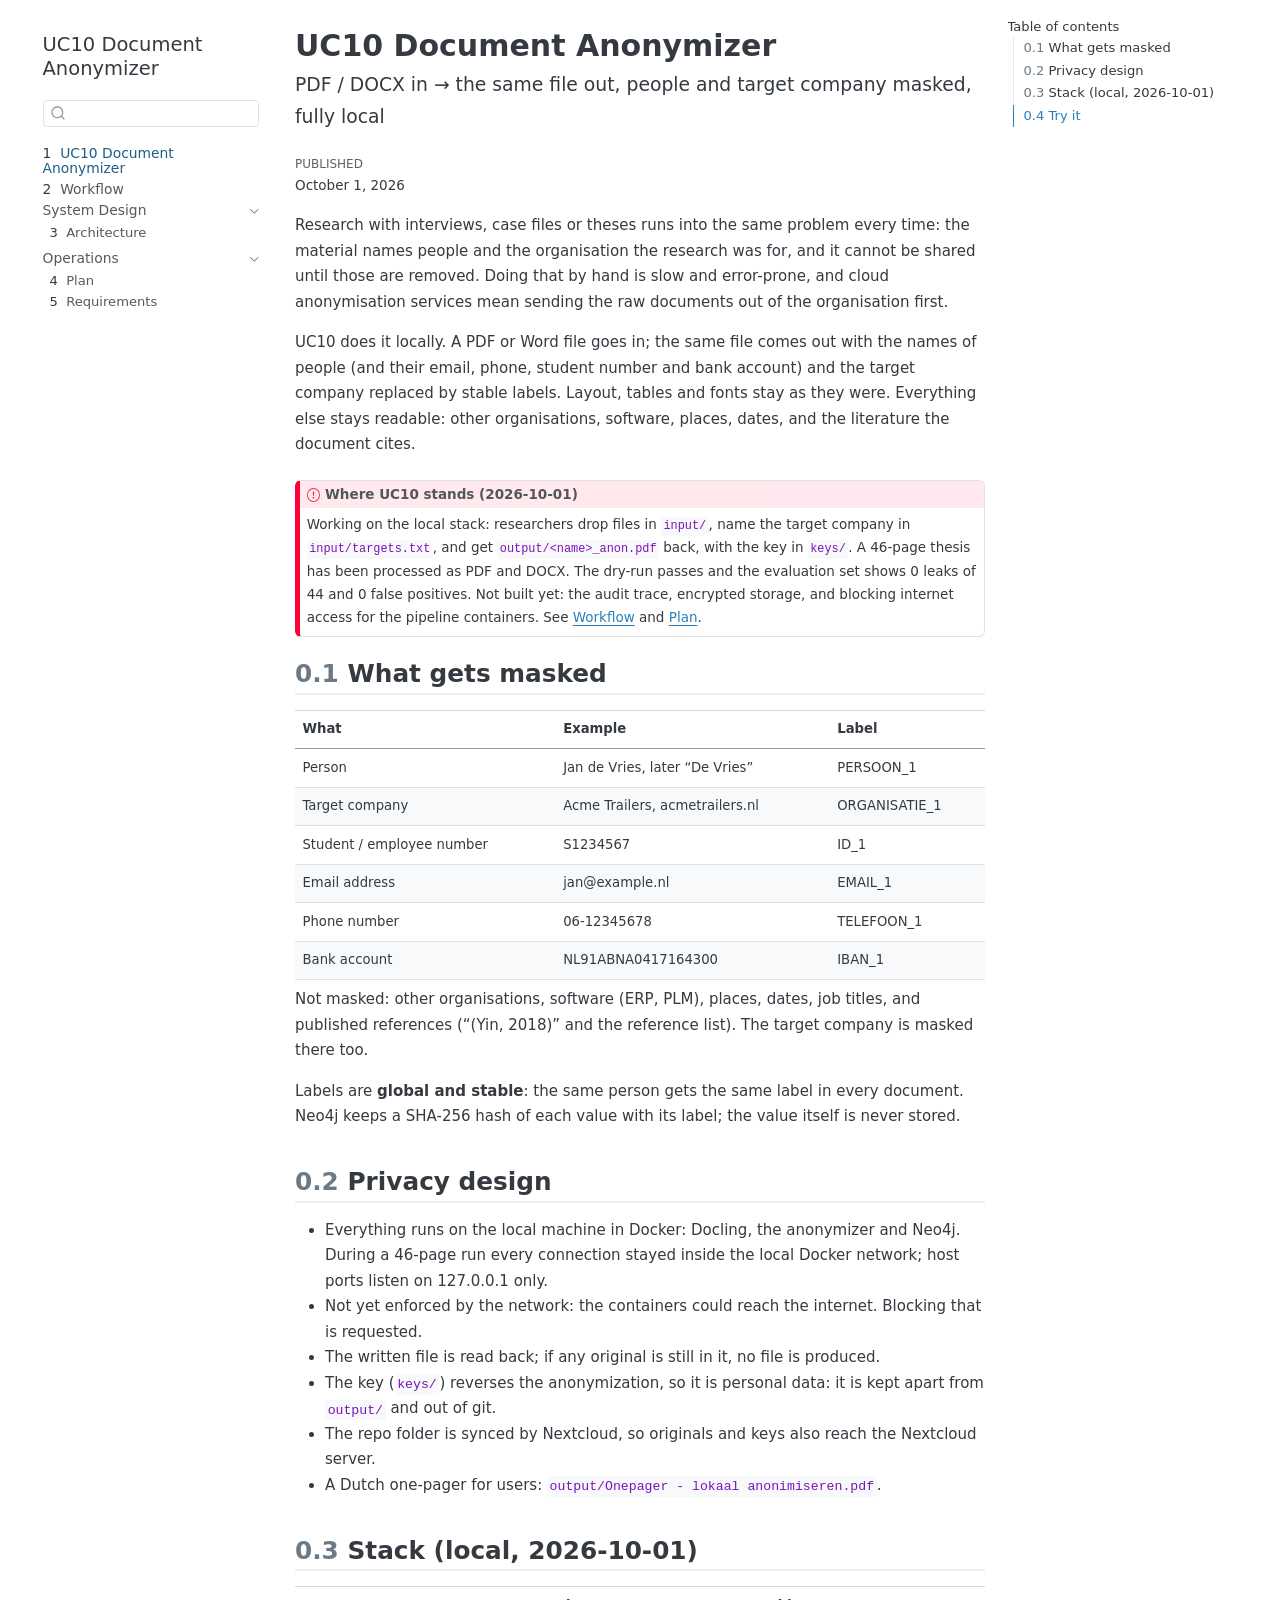
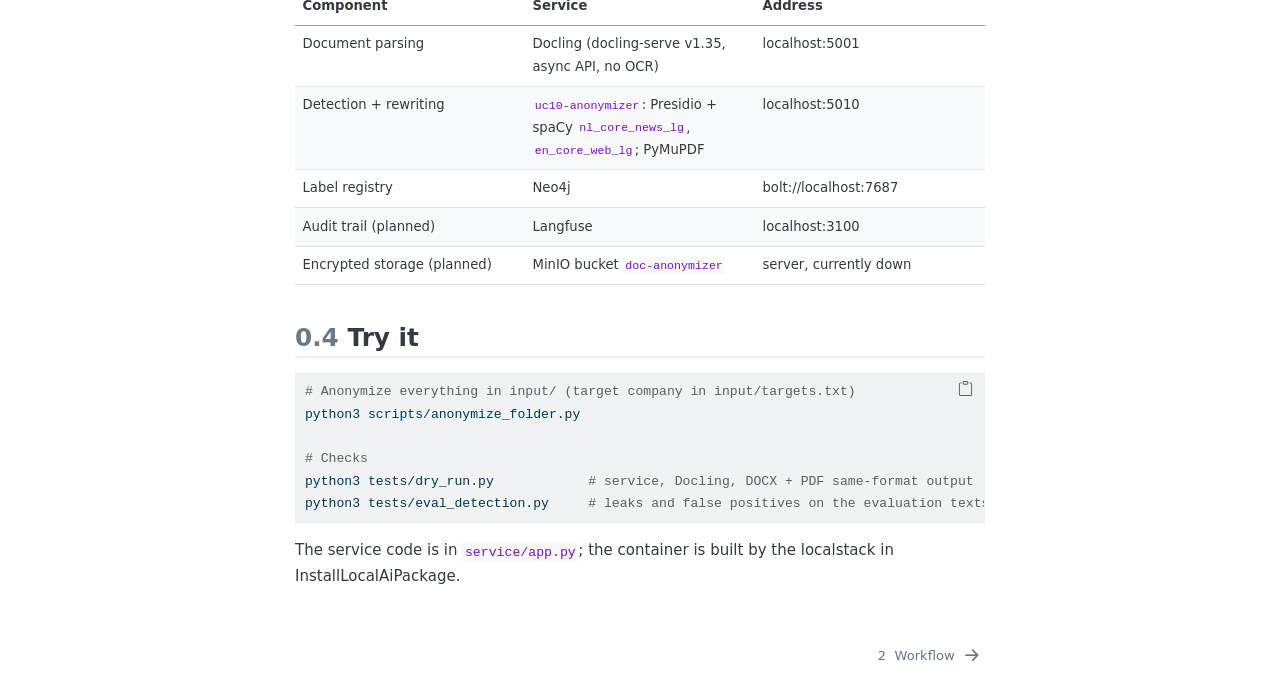
<file: docs/book/_book/index.html>
<!DOCTYPE html>
<html xmlns="http://www.w3.org/1999/xhtml" lang="en" xml:lang="en"><head>

<meta charset="utf-8">
<meta name="generator" content="quarto-1.7.31">

<meta name="viewport" content="width=device-width, initial-scale=1.0, user-scalable=yes">

<meta name="dcterms.date" content="2026-10-01">

<title>UC10 Document Anonymizer</title>
<style>
code{white-space: pre-wrap;}
span.smallcaps{font-variant: small-caps;}
div.columns{display: flex; gap: min(4vw, 1.5em);}
div.column{flex: auto; overflow-x: auto;}
div.hanging-indent{margin-left: 1.5em; text-indent: -1.5em;}
ul.task-list{list-style: none;}
ul.task-list li input[type="checkbox"] {
  width: 0.8em;
  margin: 0 0.8em 0.2em -1em; /* quarto-specific, see https://github.com/quarto-dev/quarto-cli/issues/4556 */ 
  vertical-align: middle;
}
/* CSS for syntax highlighting */
html { -webkit-text-size-adjust: 100%; }
pre > code.sourceCode { white-space: pre; position: relative; }
pre > code.sourceCode > span { display: inline-block; line-height: 1.25; }
pre > code.sourceCode > span:empty { height: 1.2em; }
.sourceCode { overflow: visible; }
code.sourceCode > span { color: inherit; text-decoration: inherit; }
div.sourceCode { margin: 1em 0; }
pre.sourceCode { margin: 0; }
@media screen {
div.sourceCode { overflow: auto; }
}
@media print {
pre > code.sourceCode { white-space: pre-wrap; }
pre > code.sourceCode > span { text-indent: -5em; padding-left: 5em; }
}
pre.numberSource code
  { counter-reset: source-line 0; }
pre.numberSource code > span
  { position: relative; left: -4em; counter-increment: source-line; }
pre.numberSource code > span > a:first-child::before
  { content: counter(source-line);
    position: relative; left: -1em; text-align: right; vertical-align: baseline;
    border: none; display: inline-block;
    -webkit-touch-callout: none; -webkit-user-select: none;
    -khtml-user-select: none; -moz-user-select: none;
    -ms-user-select: none; user-select: none;
    padding: 0 4px; width: 4em;
  }
pre.numberSource { margin-left: 3em;  padding-left: 4px; }
div.sourceCode
  {   }
@media screen {
pre > code.sourceCode > span > a:first-child::before { text-decoration: underline; }
}
</style>


<script src="site_libs/quarto-nav/quarto-nav.js"></script>
<script src="site_libs/quarto-nav/headroom.min.js"></script>
<script src="site_libs/clipboard/clipboard.min.js"></script>
<script src="site_libs/quarto-search/autocomplete.umd.js"></script>
<script src="site_libs/quarto-search/fuse.min.js"></script>
<script src="site_libs/quarto-search/quarto-search.js"></script>
<meta name="quarto:offset" content="./">
<link href="./workflow.html" rel="next">
<script src="site_libs/quarto-html/quarto.js" type="module"></script>
<script src="site_libs/quarto-html/tabsets/tabsets.js" type="module"></script>
<script src="site_libs/quarto-html/popper.min.js"></script>
<script src="site_libs/quarto-html/tippy.umd.min.js"></script>
<script src="site_libs/quarto-html/anchor.min.js"></script>
<link href="site_libs/quarto-html/tippy.css" rel="stylesheet">
<link href="site_libs/quarto-html/quarto-syntax-highlighting-e1a5c8363afafaef2c763b6775fbf3ca.css" rel="stylesheet" id="quarto-text-highlighting-styles">
<script src="site_libs/bootstrap/bootstrap.min.js"></script>
<link href="site_libs/bootstrap/bootstrap-icons.css" rel="stylesheet">
<link href="site_libs/bootstrap/bootstrap-1e847469e4c6865ecaf41c0721dfec4a.min.css" rel="stylesheet" append-hash="true" id="quarto-bootstrap" data-mode="light">
<script id="quarto-search-options" type="application/json">{
  "location": "sidebar",
  "copy-button": false,
  "collapse-after": 3,
  "panel-placement": "start",
  "type": "textbox",
  "limit": 50,
  "keyboard-shortcut": [
    "f",
    "/",
    "s"
  ],
  "show-item-context": false,
  "language": {
    "search-no-results-text": "No results",
    "search-matching-documents-text": "matching documents",
    "search-copy-link-title": "Copy link to search",
    "search-hide-matches-text": "Hide additional matches",
    "search-more-match-text": "more match in this document",
    "search-more-matches-text": "more matches in this document",
    "search-clear-button-title": "Clear",
    "search-text-placeholder": "",
    "search-detached-cancel-button-title": "Cancel",
    "search-submit-button-title": "Submit",
    "search-label": "Search"
  }
}</script>


</head>

<body class="nav-sidebar floating quarto-light">

<div id="quarto-search-results"></div>
  <header id="quarto-header" class="headroom fixed-top">
  <nav class="quarto-secondary-nav">
    <div class="container-fluid d-flex">
      <button type="button" class="quarto-btn-toggle btn" data-bs-toggle="collapse" role="button" data-bs-target=".quarto-sidebar-collapse-item" aria-controls="quarto-sidebar" aria-expanded="false" aria-label="Toggle sidebar navigation" onclick="if (window.quartoToggleHeadroom) { window.quartoToggleHeadroom(); }">
        <i class="bi bi-layout-text-sidebar-reverse"></i>
      </button>
        <nav class="quarto-page-breadcrumbs" aria-label="breadcrumb"><ol class="breadcrumb"><li class="breadcrumb-item"><a href="./index.html"><span class="chapter-number">1</span>&nbsp; <span class="chapter-title">UC10 Document Anonymizer</span></a></li></ol></nav>
        <a class="flex-grow-1" role="navigation" data-bs-toggle="collapse" data-bs-target=".quarto-sidebar-collapse-item" aria-controls="quarto-sidebar" aria-expanded="false" aria-label="Toggle sidebar navigation" onclick="if (window.quartoToggleHeadroom) { window.quartoToggleHeadroom(); }">      
        </a>
      <button type="button" class="btn quarto-search-button" aria-label="Search" onclick="window.quartoOpenSearch();">
        <i class="bi bi-search"></i>
      </button>
    </div>
  </nav>
</header>
<!-- content -->
<div id="quarto-content" class="quarto-container page-columns page-rows-contents page-layout-article">
<!-- sidebar -->
  <nav id="quarto-sidebar" class="sidebar collapse collapse-horizontal quarto-sidebar-collapse-item sidebar-navigation floating overflow-auto">
    <div class="pt-lg-2 mt-2 text-left sidebar-header">
    <div class="sidebar-title mb-0 py-0">
      <a href="./">UC10 Document Anonymizer</a> 
    </div>
      </div>
        <div class="mt-2 flex-shrink-0 align-items-center">
        <div class="sidebar-search">
        <div id="quarto-search" class="" title="Search"></div>
        </div>
        </div>
    <div class="sidebar-menu-container"> 
    <ul class="list-unstyled mt-1">
        <li class="sidebar-item">
  <div class="sidebar-item-container"> 
  <a href="./index.html" class="sidebar-item-text sidebar-link active">
 <span class="menu-text"><span class="chapter-number">1</span>&nbsp; <span class="chapter-title">UC10 Document Anonymizer</span></span></a>
  </div>
</li>
        <li class="sidebar-item">
  <div class="sidebar-item-container"> 
  <a href="./workflow.html" class="sidebar-item-text sidebar-link">
 <span class="menu-text"><span class="chapter-number">2</span>&nbsp; <span class="chapter-title">Workflow</span></span></a>
  </div>
</li>
        <li class="sidebar-item sidebar-item-section">
      <div class="sidebar-item-container"> 
            <a class="sidebar-item-text sidebar-link text-start" data-bs-toggle="collapse" data-bs-target="#quarto-sidebar-section-1" role="navigation" aria-expanded="true">
 <span class="menu-text">System Design</span></a>
          <a class="sidebar-item-toggle text-start" data-bs-toggle="collapse" data-bs-target="#quarto-sidebar-section-1" role="navigation" aria-expanded="true" aria-label="Toggle section">
            <i class="bi bi-chevron-right ms-2"></i>
          </a> 
      </div>
      <ul id="quarto-sidebar-section-1" class="collapse list-unstyled sidebar-section depth1 show">  
          <li class="sidebar-item">
  <div class="sidebar-item-container"> 
  <a href="./architecture.html" class="sidebar-item-text sidebar-link">
 <span class="menu-text"><span class="chapter-number">3</span>&nbsp; <span class="chapter-title">Architecture</span></span></a>
  </div>
</li>
      </ul>
  </li>
        <li class="sidebar-item sidebar-item-section">
      <div class="sidebar-item-container"> 
            <a class="sidebar-item-text sidebar-link text-start" data-bs-toggle="collapse" data-bs-target="#quarto-sidebar-section-2" role="navigation" aria-expanded="true">
 <span class="menu-text">Operations</span></a>
          <a class="sidebar-item-toggle text-start" data-bs-toggle="collapse" data-bs-target="#quarto-sidebar-section-2" role="navigation" aria-expanded="true" aria-label="Toggle section">
            <i class="bi bi-chevron-right ms-2"></i>
          </a> 
      </div>
      <ul id="quarto-sidebar-section-2" class="collapse list-unstyled sidebar-section depth1 show">  
          <li class="sidebar-item">
  <div class="sidebar-item-container"> 
  <a href="./plan.html" class="sidebar-item-text sidebar-link">
 <span class="menu-text"><span class="chapter-number">4</span>&nbsp; <span class="chapter-title">Plan</span></span></a>
  </div>
</li>
          <li class="sidebar-item">
  <div class="sidebar-item-container"> 
  <a href="./requirements.html" class="sidebar-item-text sidebar-link">
 <span class="menu-text"><span class="chapter-number">5</span>&nbsp; <span class="chapter-title">Requirements</span></span></a>
  </div>
</li>
      </ul>
  </li>
    </ul>
    </div>
</nav>
<div id="quarto-sidebar-glass" class="quarto-sidebar-collapse-item" data-bs-toggle="collapse" data-bs-target=".quarto-sidebar-collapse-item"></div>
<!-- margin-sidebar -->
    <div id="quarto-margin-sidebar" class="sidebar margin-sidebar">
        <nav id="TOC" role="doc-toc" class="toc-active">
    <h2 id="toc-title">Table of contents</h2>
   
  <ul>
  <li><a href="#what-gets-masked" id="toc-what-gets-masked" class="nav-link active" data-scroll-target="#what-gets-masked"><span class="header-section-number">0.1</span> What gets masked</a></li>
  <li><a href="#privacy-design" id="toc-privacy-design" class="nav-link" data-scroll-target="#privacy-design"><span class="header-section-number">0.2</span> Privacy design</a></li>
  <li><a href="#stack-local-2026-10-01" id="toc-stack-local-2026-10-01" class="nav-link" data-scroll-target="#stack-local-2026-10-01"><span class="header-section-number">0.3</span> Stack (local, 2026-10-01)</a></li>
  <li><a href="#try-it" id="toc-try-it" class="nav-link" data-scroll-target="#try-it"><span class="header-section-number">0.4</span> Try it</a></li>
  </ul>
</nav>
    </div>
<!-- main -->
<main class="content" id="quarto-document-content">

<header id="title-block-header" class="quarto-title-block default">
<div class="quarto-title">
<h1 class="title">UC10 Document Anonymizer</h1>
<p class="subtitle lead">PDF / DOCX in → the same file out, people and target company masked, fully local</p>
</div>



<div class="quarto-title-meta">

    
    <div>
    <div class="quarto-title-meta-heading">Published</div>
    <div class="quarto-title-meta-contents">
      <p class="date">October 1, 2026</p>
    </div>
  </div>
  
    
  </div>
  


</header>


<p>Research with interviews, case files or theses runs into the same problem every time: the material names people and the organisation the research was for, and it cannot be shared until those are removed. Doing that by hand is slow and error-prone, and cloud anonymisation services mean sending the raw documents out of the organisation first.</p>
<p>UC10 does it locally. A PDF or Word file goes in; the same file comes out with the names of people (and their email, phone, student number and bank account) and the target company replaced by stable labels. Layout, tables and fonts stay as they were. Everything else stays readable: other organisations, software, places, dates, and the literature the document cites.</p>
<div class="callout callout-style-default callout-important callout-titled">
<div class="callout-header d-flex align-content-center">
<div class="callout-icon-container">
<i class="callout-icon"></i>
</div>
<div class="callout-title-container flex-fill">
Where UC10 stands (2026-10-01)
</div>
</div>
<div class="callout-body-container callout-body">
<p>Working on the local stack: researchers drop files in <code>input/</code>, name the target company in <code>input/targets.txt</code>, and get <code>output/&lt;name&gt;_anon.pdf</code> back, with the key in <code>keys/</code>. A 46-page thesis has been processed as PDF and DOCX. The dry-run passes and the evaluation set shows 0 leaks of 44 and 0 false positives. Not built yet: the audit trace, encrypted storage, and blocking internet access for the pipeline containers. See <a href="./workflow.html">Workflow</a> and <a href="./plan.html">Plan</a>.</p>
</div>
</div>
<section id="what-gets-masked" class="level2" data-number="0.1">
<h2 data-number="0.1" class="anchored" data-anchor-id="what-gets-masked"><span class="header-section-number">0.1</span> What gets masked</h2>
<table class="caption-top table">
<thead>
<tr class="header">
<th>What</th>
<th>Example</th>
<th>Label</th>
</tr>
</thead>
<tbody>
<tr class="odd">
<td>Person</td>
<td>Jan de Vries, later “De Vries”</td>
<td>PERSOON_1</td>
</tr>
<tr class="even">
<td>Target company</td>
<td>Acme Trailers, acmetrailers.nl</td>
<td>ORGANISATIE_1</td>
</tr>
<tr class="odd">
<td>Student / employee number</td>
<td>S1234567</td>
<td>ID_1</td>
</tr>
<tr class="even">
<td>Email address</td>
<td>jan@example.nl</td>
<td>EMAIL_1</td>
</tr>
<tr class="odd">
<td>Phone number</td>
<td>06-12345678</td>
<td>TELEFOON_1</td>
</tr>
<tr class="even">
<td>Bank account</td>
<td>NL91ABNA0417164300</td>
<td>IBAN_1</td>
</tr>
</tbody>
</table>
<p>Not masked: other organisations, software (ERP, PLM), places, dates, job titles, and published references (“(Yin, 2018)” and the reference list). The target company is masked there too.</p>
<p>Labels are <strong>global and stable</strong>: the same person gets the same label in every document. Neo4j keeps a SHA-256 hash of each value with its label; the value itself is never stored.</p>
</section>
<section id="privacy-design" class="level2" data-number="0.2">
<h2 data-number="0.2" class="anchored" data-anchor-id="privacy-design"><span class="header-section-number">0.2</span> Privacy design</h2>
<ul>
<li>Everything runs on the local machine in Docker: Docling, the anonymizer and Neo4j. During a 46-page run every connection stayed inside the local Docker network; host ports listen on 127.0.0.1 only.</li>
<li>Not yet enforced by the network: the containers could reach the internet. Blocking that is requested.</li>
<li>The written file is read back; if any original is still in it, no file is produced.</li>
<li>The key (<code>keys/</code>) reverses the anonymization, so it is personal data: it is kept apart from <code>output/</code> and out of git.</li>
<li>The repo folder is synced by Nextcloud, so originals and keys also reach the Nextcloud server.</li>
<li>A Dutch one-pager for users: <code>output/Onepager - lokaal anonimiseren.pdf</code>.</li>
</ul>
</section>
<section id="stack-local-2026-10-01" class="level2" data-number="0.3">
<h2 data-number="0.3" class="anchored" data-anchor-id="stack-local-2026-10-01"><span class="header-section-number">0.3</span> Stack (local, 2026-10-01)</h2>
<table class="caption-top table">
<colgroup>
<col style="width: 33%">
<col style="width: 33%">
<col style="width: 33%">
</colgroup>
<thead>
<tr class="header">
<th>Component</th>
<th>Service</th>
<th>Address</th>
</tr>
</thead>
<tbody>
<tr class="odd">
<td>Document parsing</td>
<td>Docling (docling-serve v1.35, async API, no OCR)</td>
<td>localhost:5001</td>
</tr>
<tr class="even">
<td>Detection + rewriting</td>
<td><code>uc10-anonymizer</code>: Presidio + spaCy <code>nl_core_news_lg</code>, <code>en_core_web_lg</code>; PyMuPDF</td>
<td>localhost:5010</td>
</tr>
<tr class="odd">
<td>Label registry</td>
<td>Neo4j</td>
<td>bolt://localhost:7687</td>
</tr>
<tr class="even">
<td>Audit trail (planned)</td>
<td>Langfuse</td>
<td>localhost:3100</td>
</tr>
<tr class="odd">
<td>Encrypted storage (planned)</td>
<td>MinIO bucket <code>doc-anonymizer</code></td>
<td>server, currently down</td>
</tr>
</tbody>
</table>
</section>
<section id="try-it" class="level2" data-number="0.4">
<h2 data-number="0.4" class="anchored" data-anchor-id="try-it"><span class="header-section-number">0.4</span> Try it</h2>
<div class="sourceCode" id="cb1"><pre class="sourceCode bash code-with-copy"><code class="sourceCode bash"><span id="cb1-1"><a href="#cb1-1" aria-hidden="true" tabindex="-1"></a><span class="co"># Anonymize everything in input/ (target company in input/targets.txt)</span></span>
<span id="cb1-2"><a href="#cb1-2" aria-hidden="true" tabindex="-1"></a><span class="ex">python3</span> scripts/anonymize_folder.py</span>
<span id="cb1-3"><a href="#cb1-3" aria-hidden="true" tabindex="-1"></a></span>
<span id="cb1-4"><a href="#cb1-4" aria-hidden="true" tabindex="-1"></a><span class="co"># Checks</span></span>
<span id="cb1-5"><a href="#cb1-5" aria-hidden="true" tabindex="-1"></a><span class="ex">python3</span> tests/dry_run.py            <span class="co"># service, Docling, DOCX + PDF same-format output</span></span>
<span id="cb1-6"><a href="#cb1-6" aria-hidden="true" tabindex="-1"></a><span class="ex">python3</span> tests/eval_detection.py     <span class="co"># leaks and false positives on the evaluation texts</span></span></code><button title="Copy to Clipboard" class="code-copy-button"><i class="bi"></i></button></pre></div>
<p>The service code is in <code>service/app.py</code>; the container is built by the localstack in InstallLocalAiPackage.</p>


</section>

</main> <!-- /main -->
<script id="quarto-html-after-body" type="application/javascript">
  window.document.addEventListener("DOMContentLoaded", function (event) {
    const icon = "";
    const anchorJS = new window.AnchorJS();
    anchorJS.options = {
      placement: 'right',
      icon: icon
    };
    anchorJS.add('.anchored');
    const isCodeAnnotation = (el) => {
      for (const clz of el.classList) {
        if (clz.startsWith('code-annotation-')) {                     
          return true;
        }
      }
      return false;
    }
    const onCopySuccess = function(e) {
      // button target
      const button = e.trigger;
      // don't keep focus
      button.blur();
      // flash "checked"
      button.classList.add('code-copy-button-checked');
      var currentTitle = button.getAttribute("title");
      button.setAttribute("title", "Copied!");
      let tooltip;
      if (window.bootstrap) {
        button.setAttribute("data-bs-toggle", "tooltip");
        button.setAttribute("data-bs-placement", "left");
        button.setAttribute("data-bs-title", "Copied!");
        tooltip = new bootstrap.Tooltip(button, 
          { trigger: "manual", 
            customClass: "code-copy-button-tooltip",
            offset: [0, -8]});
        tooltip.show();    
      }
      setTimeout(function() {
        if (tooltip) {
          tooltip.hide();
          button.removeAttribute("data-bs-title");
          button.removeAttribute("data-bs-toggle");
          button.removeAttribute("data-bs-placement");
        }
        button.setAttribute("title", currentTitle);
        button.classList.remove('code-copy-button-checked');
      }, 1000);
      // clear code selection
      e.clearSelection();
    }
    const getTextToCopy = function(trigger) {
        const codeEl = trigger.previousElementSibling.cloneNode(true);
        for (const childEl of codeEl.children) {
          if (isCodeAnnotation(childEl)) {
            childEl.remove();
          }
        }
        return codeEl.innerText;
    }
    const clipboard = new window.ClipboardJS('.code-copy-button:not([data-in-quarto-modal])', {
      text: getTextToCopy
    });
    clipboard.on('success', onCopySuccess);
    if (window.document.getElementById('quarto-embedded-source-code-modal')) {
      const clipboardModal = new window.ClipboardJS('.code-copy-button[data-in-quarto-modal]', {
        text: getTextToCopy,
        container: window.document.getElementById('quarto-embedded-source-code-modal')
      });
      clipboardModal.on('success', onCopySuccess);
    }
      var localhostRegex = new RegExp(/^(?:http|https):\/\/localhost\:?[0-9]*\//);
      var mailtoRegex = new RegExp(/^mailto:/);
        var filterRegex = new RegExp('/' + window.location.host + '/');
      var isInternal = (href) => {
          return filterRegex.test(href) || localhostRegex.test(href) || mailtoRegex.test(href);
      }
      // Inspect non-navigation links and adorn them if external
     var links = window.document.querySelectorAll('a[href]:not(.nav-link):not(.navbar-brand):not(.toc-action):not(.sidebar-link):not(.sidebar-item-toggle):not(.pagination-link):not(.no-external):not([aria-hidden]):not(.dropdown-item):not(.quarto-navigation-tool):not(.about-link)');
      for (var i=0; i<links.length; i++) {
        const link = links[i];
        if (!isInternal(link.href)) {
          // undo the damage that might have been done by quarto-nav.js in the case of
          // links that we want to consider external
          if (link.dataset.originalHref !== undefined) {
            link.href = link.dataset.originalHref;
          }
        }
      }
    function tippyHover(el, contentFn, onTriggerFn, onUntriggerFn) {
      const config = {
        allowHTML: true,
        maxWidth: 500,
        delay: 100,
        arrow: false,
        appendTo: function(el) {
            return el.parentElement;
        },
        interactive: true,
        interactiveBorder: 10,
        theme: 'quarto',
        placement: 'bottom-start',
      };
      if (contentFn) {
        config.content = contentFn;
      }
      if (onTriggerFn) {
        config.onTrigger = onTriggerFn;
      }
      if (onUntriggerFn) {
        config.onUntrigger = onUntriggerFn;
      }
      window.tippy(el, config); 
    }
    const noterefs = window.document.querySelectorAll('a[role="doc-noteref"]');
    for (var i=0; i<noterefs.length; i++) {
      const ref = noterefs[i];
      tippyHover(ref, function() {
        // use id or data attribute instead here
        let href = ref.getAttribute('data-footnote-href') || ref.getAttribute('href');
        try { href = new URL(href).hash; } catch {}
        const id = href.replace(/^#\/?/, "");
        const note = window.document.getElementById(id);
        if (note) {
          return note.innerHTML;
        } else {
          return "";
        }
      });
    }
    const xrefs = window.document.querySelectorAll('a.quarto-xref');
    const processXRef = (id, note) => {
      // Strip column container classes
      const stripColumnClz = (el) => {
        el.classList.remove("page-full", "page-columns");
        if (el.children) {
          for (const child of el.children) {
            stripColumnClz(child);
          }
        }
      }
      stripColumnClz(note)
      if (id === null || id.startsWith('sec-')) {
        // Special case sections, only their first couple elements
        const container = document.createElement("div");
        if (note.children && note.children.length > 2) {
          container.appendChild(note.children[0].cloneNode(true));
          for (let i = 1; i < note.children.length; i++) {
            const child = note.children[i];
            if (child.tagName === "P" && child.innerText === "") {
              continue;
            } else {
              container.appendChild(child.cloneNode(true));
              break;
            }
          }
          if (window.Quarto?.typesetMath) {
            window.Quarto.typesetMath(container);
          }
          return container.innerHTML
        } else {
          if (window.Quarto?.typesetMath) {
            window.Quarto.typesetMath(note);
          }
          return note.innerHTML;
        }
      } else {
        // Remove any anchor links if they are present
        const anchorLink = note.querySelector('a.anchorjs-link');
        if (anchorLink) {
          anchorLink.remove();
        }
        if (window.Quarto?.typesetMath) {
          window.Quarto.typesetMath(note);
        }
        if (note.classList.contains("callout")) {
          return note.outerHTML;
        } else {
          return note.innerHTML;
        }
      }
    }
    for (var i=0; i<xrefs.length; i++) {
      const xref = xrefs[i];
      tippyHover(xref, undefined, function(instance) {
        instance.disable();
        let url = xref.getAttribute('href');
        let hash = undefined; 
        if (url.startsWith('#')) {
          hash = url;
        } else {
          try { hash = new URL(url).hash; } catch {}
        }
        if (hash) {
          const id = hash.replace(/^#\/?/, "");
          const note = window.document.getElementById(id);
          if (note !== null) {
            try {
              const html = processXRef(id, note.cloneNode(true));
              instance.setContent(html);
            } finally {
              instance.enable();
              instance.show();
            }
          } else {
            // See if we can fetch this
            fetch(url.split('#')[0])
            .then(res => res.text())
            .then(html => {
              const parser = new DOMParser();
              const htmlDoc = parser.parseFromString(html, "text/html");
              const note = htmlDoc.getElementById(id);
              if (note !== null) {
                const html = processXRef(id, note);
                instance.setContent(html);
              } 
            }).finally(() => {
              instance.enable();
              instance.show();
            });
          }
        } else {
          // See if we can fetch a full url (with no hash to target)
          // This is a special case and we should probably do some content thinning / targeting
          fetch(url)
          .then(res => res.text())
          .then(html => {
            const parser = new DOMParser();
            const htmlDoc = parser.parseFromString(html, "text/html");
            const note = htmlDoc.querySelector('main.content');
            if (note !== null) {
              // This should only happen for chapter cross references
              // (since there is no id in the URL)
              // remove the first header
              if (note.children.length > 0 && note.children[0].tagName === "HEADER") {
                note.children[0].remove();
              }
              const html = processXRef(null, note);
              instance.setContent(html);
            } 
          }).finally(() => {
            instance.enable();
            instance.show();
          });
        }
      }, function(instance) {
      });
    }
        let selectedAnnoteEl;
        const selectorForAnnotation = ( cell, annotation) => {
          let cellAttr = 'data-code-cell="' + cell + '"';
          let lineAttr = 'data-code-annotation="' +  annotation + '"';
          const selector = 'span[' + cellAttr + '][' + lineAttr + ']';
          return selector;
        }
        const selectCodeLines = (annoteEl) => {
          const doc = window.document;
          const targetCell = annoteEl.getAttribute("data-target-cell");
          const targetAnnotation = annoteEl.getAttribute("data-target-annotation");
          const annoteSpan = window.document.querySelector(selectorForAnnotation(targetCell, targetAnnotation));
          const lines = annoteSpan.getAttribute("data-code-lines").split(",");
          const lineIds = lines.map((line) => {
            return targetCell + "-" + line;
          })
          let top = null;
          let height = null;
          let parent = null;
          if (lineIds.length > 0) {
              //compute the position of the single el (top and bottom and make a div)
              const el = window.document.getElementById(lineIds[0]);
              top = el.offsetTop;
              height = el.offsetHeight;
              parent = el.parentElement.parentElement;
            if (lineIds.length > 1) {
              const lastEl = window.document.getElementById(lineIds[lineIds.length - 1]);
              const bottom = lastEl.offsetTop + lastEl.offsetHeight;
              height = bottom - top;
            }
            if (top !== null && height !== null && parent !== null) {
              // cook up a div (if necessary) and position it 
              let div = window.document.getElementById("code-annotation-line-highlight");
              if (div === null) {
                div = window.document.createElement("div");
                div.setAttribute("id", "code-annotation-line-highlight");
                div.style.position = 'absolute';
                parent.appendChild(div);
              }
              div.style.top = top - 2 + "px";
              div.style.height = height + 4 + "px";
              div.style.left = 0;
              let gutterDiv = window.document.getElementById("code-annotation-line-highlight-gutter");
              if (gutterDiv === null) {
                gutterDiv = window.document.createElement("div");
                gutterDiv.setAttribute("id", "code-annotation-line-highlight-gutter");
                gutterDiv.style.position = 'absolute';
                const codeCell = window.document.getElementById(targetCell);
                const gutter = codeCell.querySelector('.code-annotation-gutter');
                gutter.appendChild(gutterDiv);
              }
              gutterDiv.style.top = top - 2 + "px";
              gutterDiv.style.height = height + 4 + "px";
            }
            selectedAnnoteEl = annoteEl;
          }
        };
        const unselectCodeLines = () => {
          const elementsIds = ["code-annotation-line-highlight", "code-annotation-line-highlight-gutter"];
          elementsIds.forEach((elId) => {
            const div = window.document.getElementById(elId);
            if (div) {
              div.remove();
            }
          });
          selectedAnnoteEl = undefined;
        };
          // Handle positioning of the toggle
      window.addEventListener(
        "resize",
        throttle(() => {
          elRect = undefined;
          if (selectedAnnoteEl) {
            selectCodeLines(selectedAnnoteEl);
          }
        }, 10)
      );
      function throttle(fn, ms) {
      let throttle = false;
      let timer;
        return (...args) => {
          if(!throttle) { // first call gets through
              fn.apply(this, args);
              throttle = true;
          } else { // all the others get throttled
              if(timer) clearTimeout(timer); // cancel #2
              timer = setTimeout(() => {
                fn.apply(this, args);
                timer = throttle = false;
              }, ms);
          }
        };
      }
        // Attach click handler to the DT
        const annoteDls = window.document.querySelectorAll('dt[data-target-cell]');
        for (const annoteDlNode of annoteDls) {
          annoteDlNode.addEventListener('click', (event) => {
            const clickedEl = event.target;
            if (clickedEl !== selectedAnnoteEl) {
              unselectCodeLines();
              const activeEl = window.document.querySelector('dt[data-target-cell].code-annotation-active');
              if (activeEl) {
                activeEl.classList.remove('code-annotation-active');
              }
              selectCodeLines(clickedEl);
              clickedEl.classList.add('code-annotation-active');
            } else {
              // Unselect the line
              unselectCodeLines();
              clickedEl.classList.remove('code-annotation-active');
            }
          });
        }
    const findCites = (el) => {
      const parentEl = el.parentElement;
      if (parentEl) {
        const cites = parentEl.dataset.cites;
        if (cites) {
          return {
            el,
            cites: cites.split(' ')
          };
        } else {
          return findCites(el.parentElement)
        }
      } else {
        return undefined;
      }
    };
    var bibliorefs = window.document.querySelectorAll('a[role="doc-biblioref"]');
    for (var i=0; i<bibliorefs.length; i++) {
      const ref = bibliorefs[i];
      const citeInfo = findCites(ref);
      if (citeInfo) {
        tippyHover(citeInfo.el, function() {
          var popup = window.document.createElement('div');
          citeInfo.cites.forEach(function(cite) {
            var citeDiv = window.document.createElement('div');
            citeDiv.classList.add('hanging-indent');
            citeDiv.classList.add('csl-entry');
            var biblioDiv = window.document.getElementById('ref-' + cite);
            if (biblioDiv) {
              citeDiv.innerHTML = biblioDiv.innerHTML;
            }
            popup.appendChild(citeDiv);
          });
          return popup.innerHTML;
        });
      }
    }
  });
  </script>
<nav class="page-navigation">
  <div class="nav-page nav-page-previous">
  </div>
  <div class="nav-page nav-page-next">
      <a href="./workflow.html" class="pagination-link" aria-label="Workflow">
        <span class="nav-page-text"><span class="chapter-number">2</span>&nbsp; <span class="chapter-title">Workflow</span></span> <i class="bi bi-arrow-right-short"></i>
      </a>
  </div>
</nav>
</div> <!-- /content -->




</body></html>
</file>
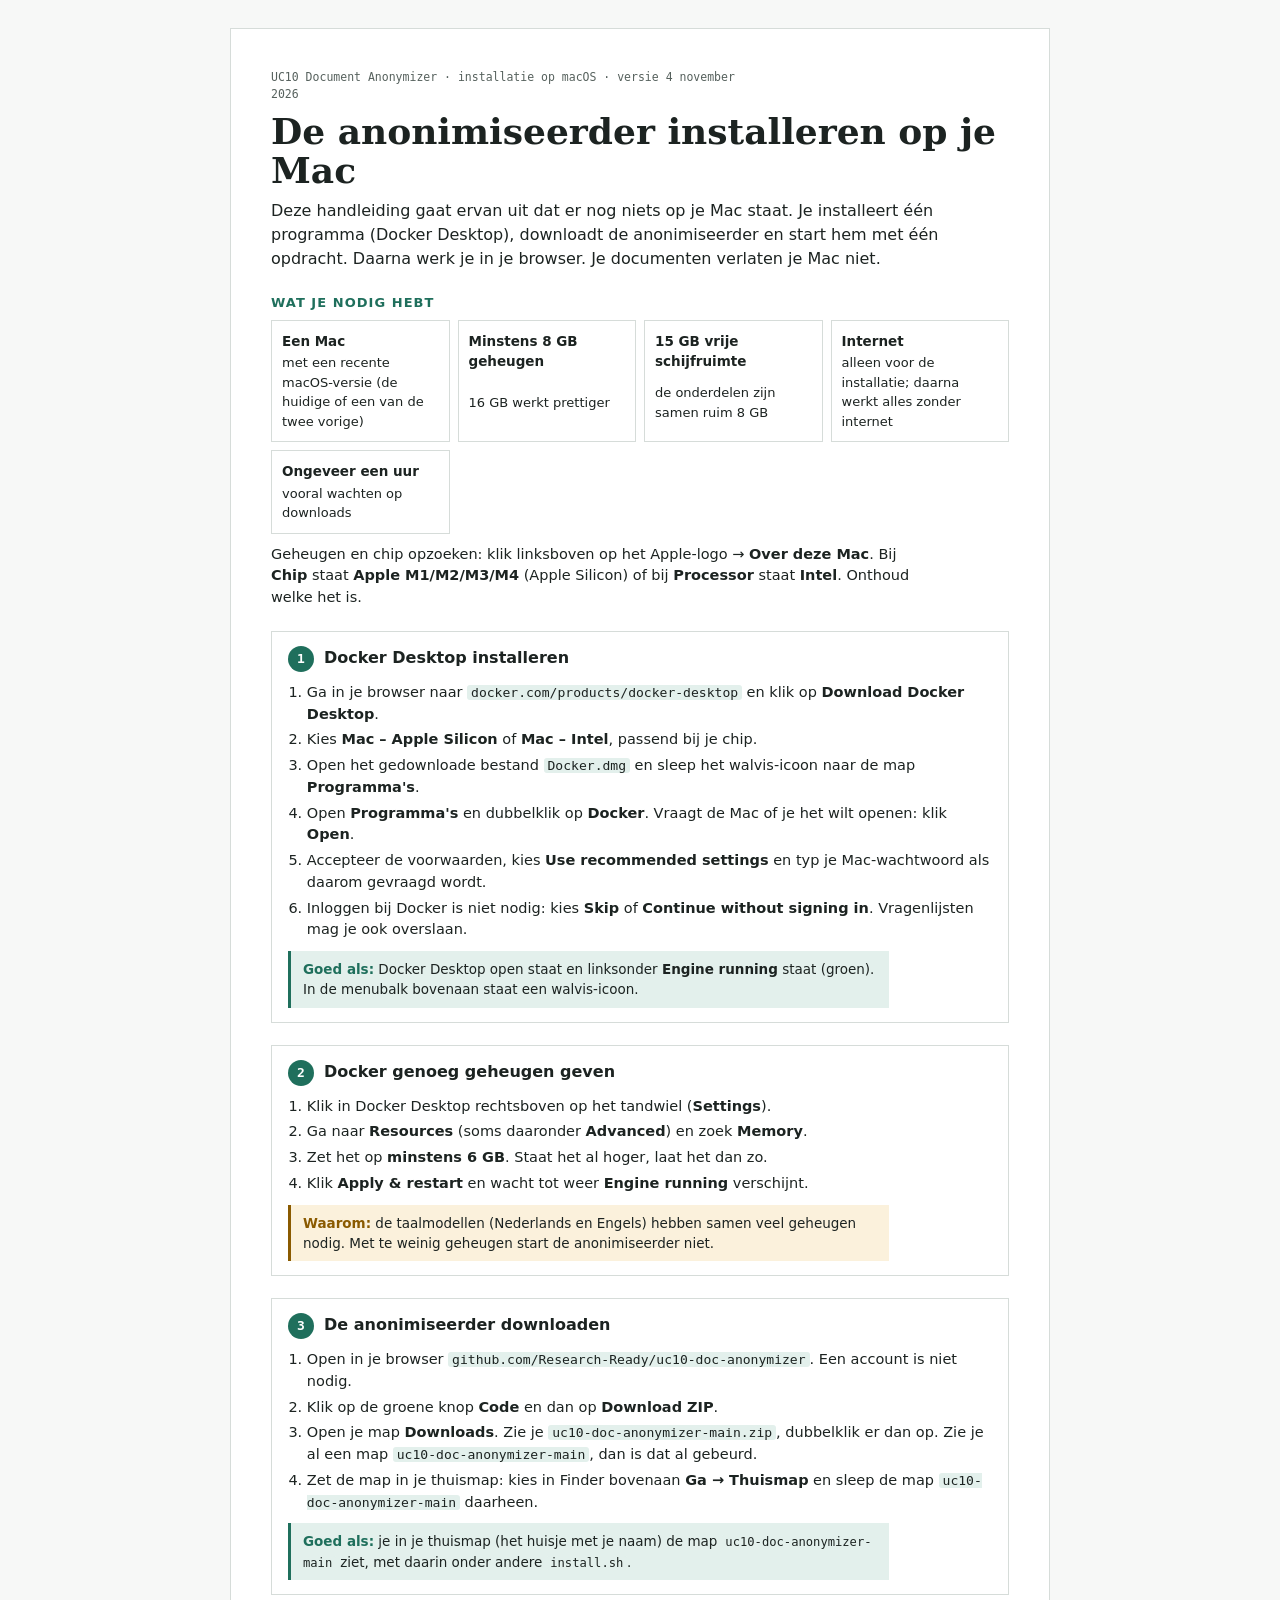
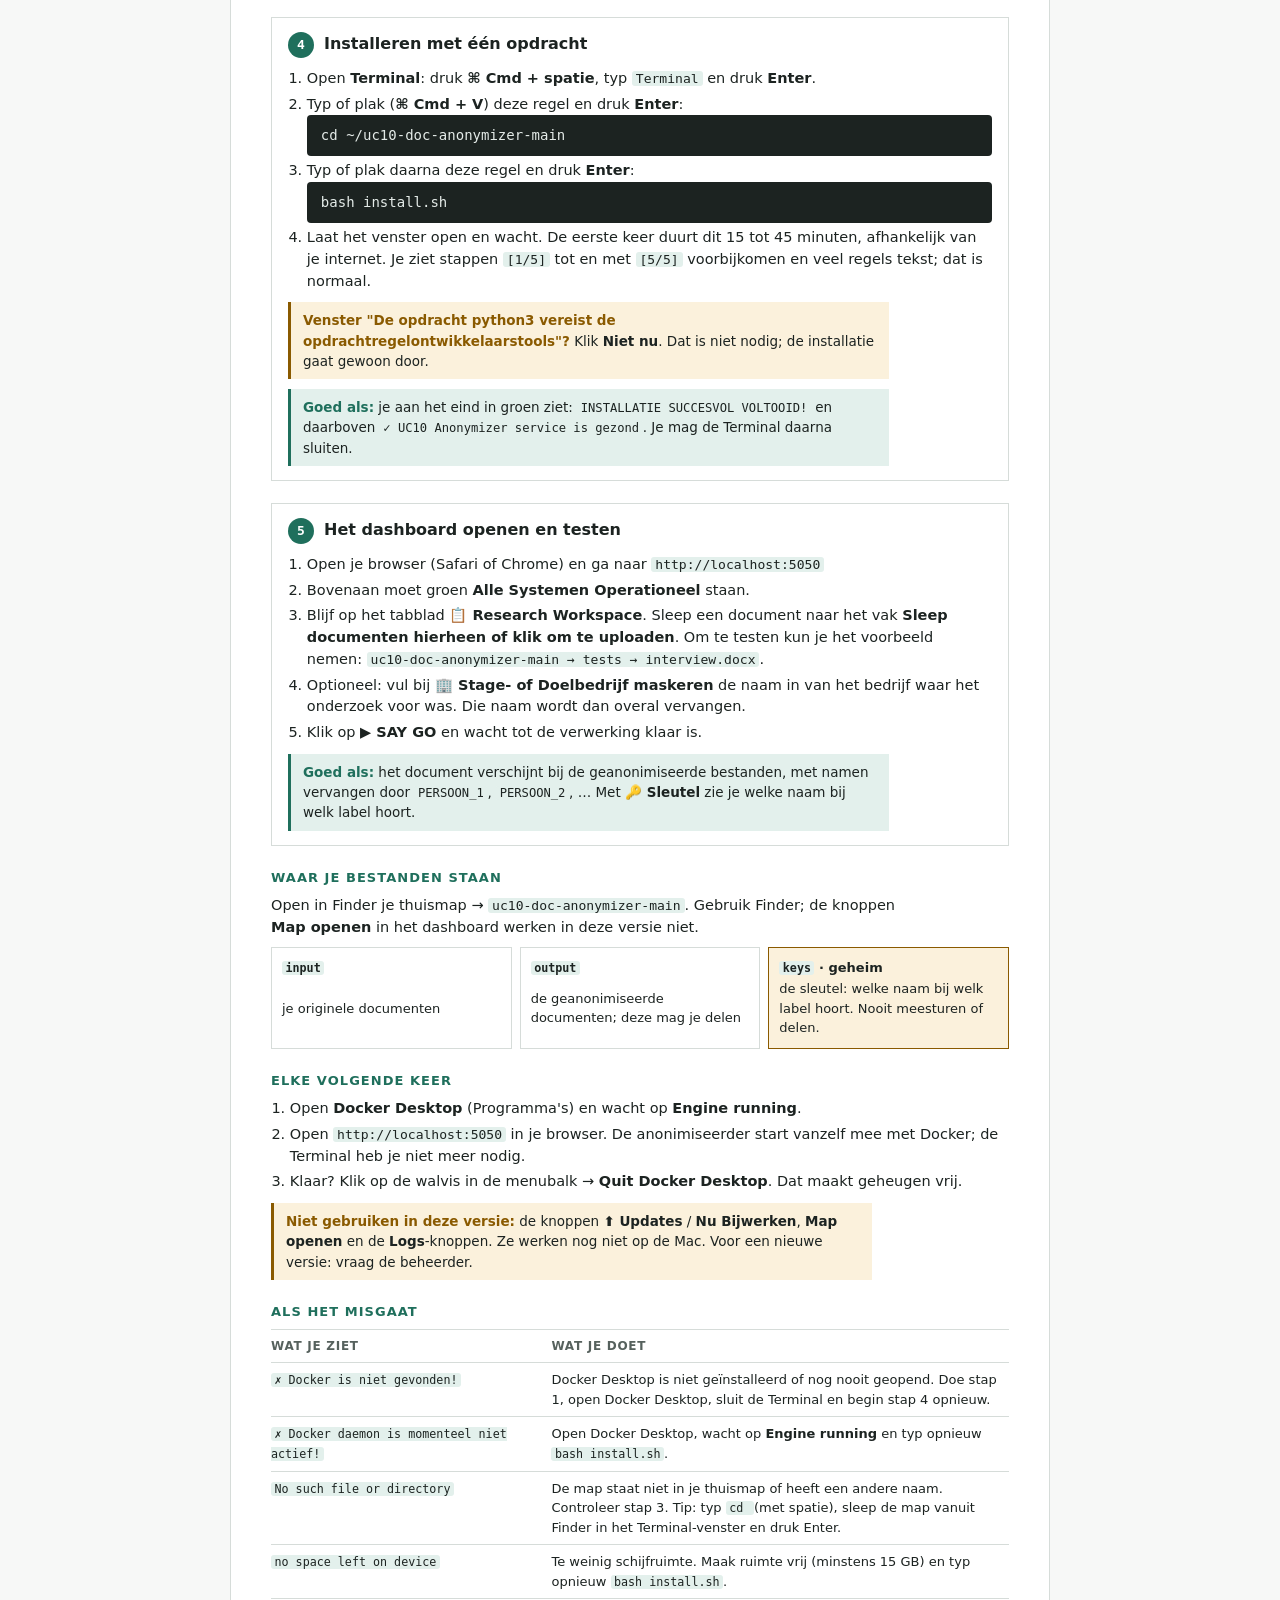
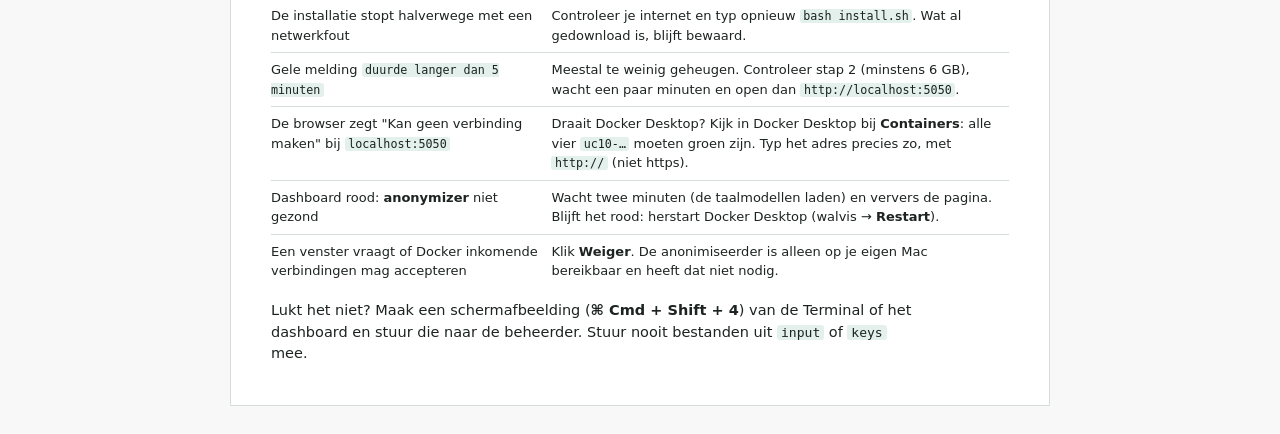
<file: docs/installatie-mac.html>
<!doctype html>
<html lang="nl">
<head>
<meta charset="utf-8">
<meta name="viewport" content="width=device-width, initial-scale=1">
<title>Installatie op de Mac</title>
<!-- Same tokens as onepager-lokaal.html. No web fonts. Rendered to PDF with Chrome headless. -->
<style>
:root {
  --bg: #f7f8f7; --paper: #ffffff; --fg: #1c2321; --muted: #56615d; --line: #d6dcd9;
  --accent: #1f6f5c; --accent-soft: #e3f0ec; --warn: #8a5a00; --warn-soft: #fbf1dc; --label: #1f3a8a;
  --font-display: "Caladea", Cambria, Georgia, "DejaVu Serif", serif;
  --font-body: "Lato", "Segoe UI", Calibri, "DejaVu Sans", Arial, sans-serif;
  --font-mono: "DejaVu Sans Mono", Consolas, "SFMono-Regular", Menlo, monospace;
}
@media (prefers-color-scheme: dark) {
  :root:not([data-theme="light"]) {
    --bg: #111615; --paper: #182120; --fg: #e4ebe8; --muted: #9aa8a3; --line: #2c3936;
    --accent: #5cc4a6; --accent-soft: #1d302b; --warn: #e2b04e; --warn-soft: #2e2615; --label: #9bb4ff;
    color-scheme: dark;
  }
}
:root[data-theme="dark"] {
  --bg: #111615; --paper: #182120; --fg: #e4ebe8; --muted: #9aa8a3; --line: #2c3936;
  --accent: #5cc4a6; --accent-soft: #1d302b; --warn: #e2b04e; --warn-soft: #2e2615; --label: #9bb4ff;
  color-scheme: dark;
}
* { box-sizing: border-box; }
body { background: var(--bg); color: var(--fg); font-family: var(--font-body); font-size: 14.5px; line-height: 1.5;
  margin: 0; padding: 28px 16px; }
.sheet { max-width: 820px; margin: 0 auto; background: var(--paper); border: 1px solid var(--line);
  padding: clamp(20px, 4vw, 40px); display: grid; gap: 22px; }
h1 { font-family: var(--font-display); font-weight: 600; font-size: clamp(26px, 4.4vw, 36px); line-height: 1.1; margin: 0; }
h2 { font-size: 13px; font-weight: 600; text-transform: uppercase; letter-spacing: .08em; color: var(--accent); margin: 0 0 8px; }
h3 { font-size: 16px; margin: 0; display: flex; gap: 10px; align-items: baseline; }
h3 .n { font-family: var(--font-mono); color: var(--paper); background: var(--accent); border-radius: 50%;
  min-width: 26px; height: 26px; display: inline-grid; place-items: center; font-size: 13px; flex: none; }
p { margin: 0; max-width: 70ch; }
.lede { font-size: 16px; }
.meta { font-family: var(--font-mono); font-size: 11.5px; color: var(--muted); }
code { font-family: var(--font-mono); font-size: .9em; background: var(--accent-soft); padding: 0 .3em; border-radius: 3px; }
.cmd { font-family: var(--font-mono); font-size: 14px; background: #1c2321; color: #e4ebe8; padding: 10px 14px;
  border-radius: 4px; white-space: pre-wrap; word-break: break-all; }
.ui { font-weight: 600; }
ol, ul { margin: 0; padding-left: 1.3em; display: grid; gap: 4px; }
.step { border: 1px solid var(--line); padding: 14px 16px; display: grid; gap: 10px; break-inside: avoid; }
.see { border-left: 3px solid var(--accent); background: var(--accent-soft); padding: 8px 12px; font-size: 13.5px; }
.see b { color: var(--accent); }
.warn { border-left: 3px solid var(--warn); background: var(--warn-soft); padding: 8px 12px; font-size: 13.5px; }
.warn b { color: var(--warn); }
.need { display: grid; grid-template-columns: repeat(auto-fit, minmax(170px, 1fr)); gap: 8px; }
.need div { border: 1px solid var(--line); padding: 10px; font-size: 13px; display: grid; gap: 2px; }
.need b { font-size: 13.5px; }
table { border-collapse: collapse; width: 100%; font-size: 13px; }
th, td { text-align: left; vertical-align: top; border-top: 1px solid var(--line); padding: 7px 8px 7px 0; }
th { font-size: 12px; text-transform: uppercase; letter-spacing: .06em; color: var(--muted); font-weight: 600; }
td:first-child { width: 38%; }
.folders { display: grid; grid-template-columns: repeat(auto-fit, minmax(200px, 1fr)); gap: 8px; }
.folders div { border: 1px solid var(--line); padding: 10px; font-size: 13px; display: grid; gap: 2px; }
.folders .secret { border-color: var(--warn); background: var(--warn-soft); }
@media print {
  @page { size: A4; margin: 14mm 13mm; }
  body { background: #fff; padding: 0; font-size: 12.5px; }
  .sheet { border: 0; padding: 0; max-width: none; gap: 14px; }
  .cmd { font-size: 12.5px; }
  .pb { break-before: page; }
}
</style>
</head>
<body>
<main class="sheet">

<header style="display:grid; gap:8px">
  <p class="meta">UC10 Document Anonymizer · installatie op macOS · versie 4 november 2026</p>
  <h1>De anonimiseerder installeren op je Mac</h1>
  <p class="lede">Deze handleiding gaat ervan uit dat er nog niets op je Mac staat. Je installeert één programma (Docker Desktop),
  downloadt de anonimiseerder en start hem met één opdracht. Daarna werk je in je browser. Je documenten verlaten je Mac niet.</p>
</header>

<section>
  <h2>Wat je nodig hebt</h2>
  <div class="need">
    <div><b>Een Mac</b>met een recente macOS-versie (de huidige of een van de twee vorige)</div>
    <div><b>Minstens 8 GB geheugen</b>16 GB werkt prettiger</div>
    <div><b>15 GB vrije schijfruimte</b>de onderdelen zijn samen ruim 8 GB</div>
    <div><b>Internet</b>alleen voor de installatie; daarna werkt alles zonder internet</div>
    <div><b>Ongeveer een uur</b>vooral wachten op downloads</div>
  </div>
  <p style="margin-top:10px">Geheugen en chip opzoeken: klik linksboven op het Apple-logo → <span class="ui">Over deze Mac</span>.
  Bij <span class="ui">Chip</span> staat <span class="ui">Apple M1/M2/M3/M4</span> (Apple Silicon) of bij <span class="ui">Processor</span> staat <span class="ui">Intel</span>. Onthoud welke het is.</p>
</section>

<section class="step">
  <h3><span class="n">1</span>Docker Desktop installeren</h3>
  <ol>
    <li>Ga in je browser naar <code>docker.com/products/docker-desktop</code> en klik op <span class="ui">Download Docker Desktop</span>.</li>
    <li>Kies <span class="ui">Mac – Apple Silicon</span> of <span class="ui">Mac – Intel</span>, passend bij je chip.</li>
    <li>Open het gedownloade bestand <code>Docker.dmg</code> en sleep het walvis-icoon naar de map <span class="ui">Programma's</span>.</li>
    <li>Open <span class="ui">Programma's</span> en dubbelklik op <span class="ui">Docker</span>. Vraagt de Mac of je het wilt openen: klik <span class="ui">Open</span>.</li>
    <li>Accepteer de voorwaarden, kies <span class="ui">Use recommended settings</span> en typ je Mac-wachtwoord als daarom gevraagd wordt.</li>
    <li>Inloggen bij Docker is niet nodig: kies <span class="ui">Skip</span> of <span class="ui">Continue without signing in</span>. Vragenlijsten mag je ook overslaan.</li>
  </ol>
  <p class="see"><b>Goed als:</b> Docker Desktop open staat en linksonder <span class="ui">Engine running</span> staat (groen). In de menubalk bovenaan staat een walvis-icoon.</p>
</section>

<section class="step">
  <h3><span class="n">2</span>Docker genoeg geheugen geven</h3>
  <ol>
    <li>Klik in Docker Desktop rechtsboven op het tandwiel (<span class="ui">Settings</span>).</li>
    <li>Ga naar <span class="ui">Resources</span> (soms daaronder <span class="ui">Advanced</span>) en zoek <span class="ui">Memory</span>.</li>
    <li>Zet het op <b>minstens 6 GB</b>. Staat het al hoger, laat het dan zo.</li>
    <li>Klik <span class="ui">Apply &amp; restart</span> en wacht tot weer <span class="ui">Engine running</span> verschijnt.</li>
  </ol>
  <p class="warn"><b>Waarom:</b> de taalmodellen (Nederlands en Engels) hebben samen veel geheugen nodig. Met te weinig geheugen start de anonimiseerder niet.</p>
</section>

<section class="step">
  <h3><span class="n">3</span>De anonimiseerder downloaden</h3>
  <ol>
    <li>Open in je browser <code>github.com/Research-Ready/uc10-doc-anonymizer</code>. Een account is niet nodig.</li>
    <li>Klik op de groene knop <span class="ui">Code</span> en dan op <span class="ui">Download ZIP</span>.</li>
    <li>Open je map <span class="ui">Downloads</span>. Zie je <code>uc10-doc-anonymizer-main.zip</code>, dubbelklik er dan op. Zie je al een map <code>uc10-doc-anonymizer-main</code>, dan is dat al gebeurd.</li>
    <li>Zet de map in je thuismap: kies in Finder bovenaan <span class="ui">Ga → Thuismap</span> en sleep de map <code>uc10-doc-anonymizer-main</code> daarheen.</li>
  </ol>
  <p class="see"><b>Goed als:</b> je in je thuismap (het huisje met je naam) de map <code>uc10-doc-anonymizer-main</code> ziet, met daarin onder andere <code>install.sh</code>.</p>
</section>

<section class="step">
  <h3><span class="n">4</span>Installeren met één opdracht</h3>
  <ol>
    <li>Open <span class="ui">Terminal</span>: druk <span class="ui">⌘ Cmd + spatie</span>, typ <code>Terminal</code> en druk <span class="ui">Enter</span>.</li>
    <li>Typ of plak (<span class="ui">⌘ Cmd + V</span>) deze regel en druk <span class="ui">Enter</span>:
      <div class="cmd">cd ~/uc10-doc-anonymizer-main</div></li>
    <li>Typ of plak daarna deze regel en druk <span class="ui">Enter</span>:
      <div class="cmd">bash install.sh</div></li>
    <li>Laat het venster open en wacht. De eerste keer duurt dit 15 tot 45 minuten, afhankelijk van je internet.
      Je ziet stappen <code>[1/5]</code> tot en met <code>[5/5]</code> voorbijkomen en veel regels tekst; dat is normaal.</li>
  </ol>
  <p class="warn"><b>Venster "De opdracht python3 vereist de opdrachtregelontwikkelaarstools"?</b> Klik <span class="ui">Niet nu</span>. Dat is niet nodig; de installatie gaat gewoon door.</p>
  <p class="see"><b>Goed als:</b> je aan het eind in groen ziet: <code>INSTALLATIE SUCCESVOL VOLTOOID!</code>
  en daarboven <code>✓ UC10 Anonymizer service is gezond</code>. Je mag de Terminal daarna sluiten.</p>
</section>

<section class="step">
  <h3><span class="n">5</span>Het dashboard openen en testen</h3>
  <ol>
    <li>Open je browser (Safari of Chrome) en ga naar <code>http://localhost:5050</code></li>
    <li>Bovenaan moet groen <span class="ui">Alle Systemen Operationeel</span> staan.</li>
    <li>Blijf op het tabblad <span class="ui">📋 Research Workspace</span>. Sleep een document naar het vak
      <span class="ui">Sleep documenten hierheen of klik om te uploaden</span>.
      Om te testen kun je het voorbeeld nemen: <code>uc10-doc-anonymizer-main → tests → interview.docx</code>.</li>
    <li>Optioneel: vul bij <span class="ui">🏢 Stage- of Doelbedrijf maskeren</span> de naam in van het bedrijf waar het onderzoek voor was. Die naam wordt dan overal vervangen.</li>
    <li>Klik op <span class="ui">▶ SAY GO</span> en wacht tot de verwerking klaar is.</li>
  </ol>
  <p class="see"><b>Goed als:</b> het document verschijnt bij de geanonimiseerde bestanden, met namen vervangen door
  <code>PERSOON_1</code>, <code>PERSOON_2</code>, … Met <span class="ui">🔑 Sleutel</span> zie je welke naam bij welk label hoort.</p>
</section>

<section>
  <h2>Waar je bestanden staan</h2>
  <p style="margin-bottom:8px">Open in Finder je thuismap → <code>uc10-doc-anonymizer-main</code>. Gebruik Finder; de knoppen <span class="ui">Map openen</span> in het dashboard werken in deze versie niet.</p>
  <div class="folders">
    <div><b><code>input</code></b>je originele documenten</div>
    <div><b><code>output</code></b>de geanonimiseerde documenten; deze mag je delen</div>
    <div class="secret"><b><code>keys</code> · geheim</b>de sleutel: welke naam bij welk label hoort. Nooit meesturen of delen.</div>
  </div>
</section>

<section>
  <h2>Elke volgende keer</h2>
  <ol>
    <li>Open <span class="ui">Docker Desktop</span> (Programma's) en wacht op <span class="ui">Engine running</span>.</li>
    <li>Open <code>http://localhost:5050</code> in je browser. De anonimiseerder start vanzelf mee met Docker; de Terminal heb je niet meer nodig.</li>
    <li>Klaar? Klik op de walvis in de menubalk → <span class="ui">Quit Docker Desktop</span>. Dat maakt geheugen vrij.</li>
  </ol>
  <p class="warn" style="margin-top:10px"><b>Niet gebruiken in deze versie:</b> de knoppen <span class="ui">⬆️ Updates</span> / <span class="ui">Nu Bijwerken</span>,
  <span class="ui">Map openen</span> en de <span class="ui">Logs</span>-knoppen. Ze werken nog niet op de Mac. Voor een nieuwe versie: vraag de beheerder.</p>
</section>

<section>
  <h2>Als het misgaat</h2>
  <table>
    <thead><tr><th>Wat je ziet</th><th>Wat je doet</th></tr></thead>
    <tbody>
      <tr><td><code>✗ Docker is niet gevonden!</code></td>
          <td>Docker Desktop is niet geïnstalleerd of nog nooit geopend. Doe stap 1, open Docker Desktop, sluit de Terminal en begin stap 4 opnieuw.</td></tr>
      <tr><td><code>✗ Docker daemon is momenteel niet actief!</code></td>
          <td>Open Docker Desktop, wacht op <span class="ui">Engine running</span> en typ opnieuw <code>bash install.sh</code>.</td></tr>
      <tr><td><code>No such file or directory</code></td>
          <td>De map staat niet in je thuismap of heeft een andere naam. Controleer stap 3. Tip: typ <code>cd </code> (met spatie), sleep de map vanuit Finder in het Terminal-venster en druk Enter.</td></tr>
      <tr><td><code>no space left on device</code></td>
          <td>Te weinig schijfruimte. Maak ruimte vrij (minstens 15 GB) en typ opnieuw <code>bash install.sh</code>.</td></tr>
      <tr><td>De installatie stopt halverwege met een netwerkfout</td>
          <td>Controleer je internet en typ opnieuw <code>bash install.sh</code>. Wat al gedownload is, blijft bewaard.</td></tr>
      <tr><td>Gele melding <code>duurde langer dan 5 minuten</code></td>
          <td>Meestal te weinig geheugen. Controleer stap 2 (minstens 6 GB), wacht een paar minuten en open dan <code>http://localhost:5050</code>.</td></tr>
      <tr><td>De browser zegt "Kan geen verbinding maken" bij <code>localhost:5050</code></td>
          <td>Draait Docker Desktop? Kijk in Docker Desktop bij <span class="ui">Containers</span>: alle vier <code>uc10-…</code> moeten groen zijn. Typ het adres precies zo, met <code>http://</code> (niet https).</td></tr>
      <tr><td>Dashboard rood: <span class="ui">anonymizer</span> niet gezond</td>
          <td>Wacht twee minuten (de taalmodellen laden) en ververs de pagina. Blijft het rood: herstart Docker Desktop (walvis → <span class="ui">Restart</span>).</td></tr>
      <tr><td>Een venster vraagt of Docker inkomende verbindingen mag accepteren</td>
          <td>Klik <span class="ui">Weiger</span>. De anonimiseerder is alleen op je eigen Mac bereikbaar en heeft dat niet nodig.</td></tr>
    </tbody>
  </table>
  <p style="margin-top:12px">Lukt het niet? Maak een schermafbeelding (<span class="ui">⌘ Cmd + Shift + 4</span>) van de Terminal of het dashboard en stuur die naar de beheerder.
  Stuur nooit bestanden uit <code>input</code> of <code>keys</code> mee.</p>
</section>

</main>
</body>
</html>
</file>
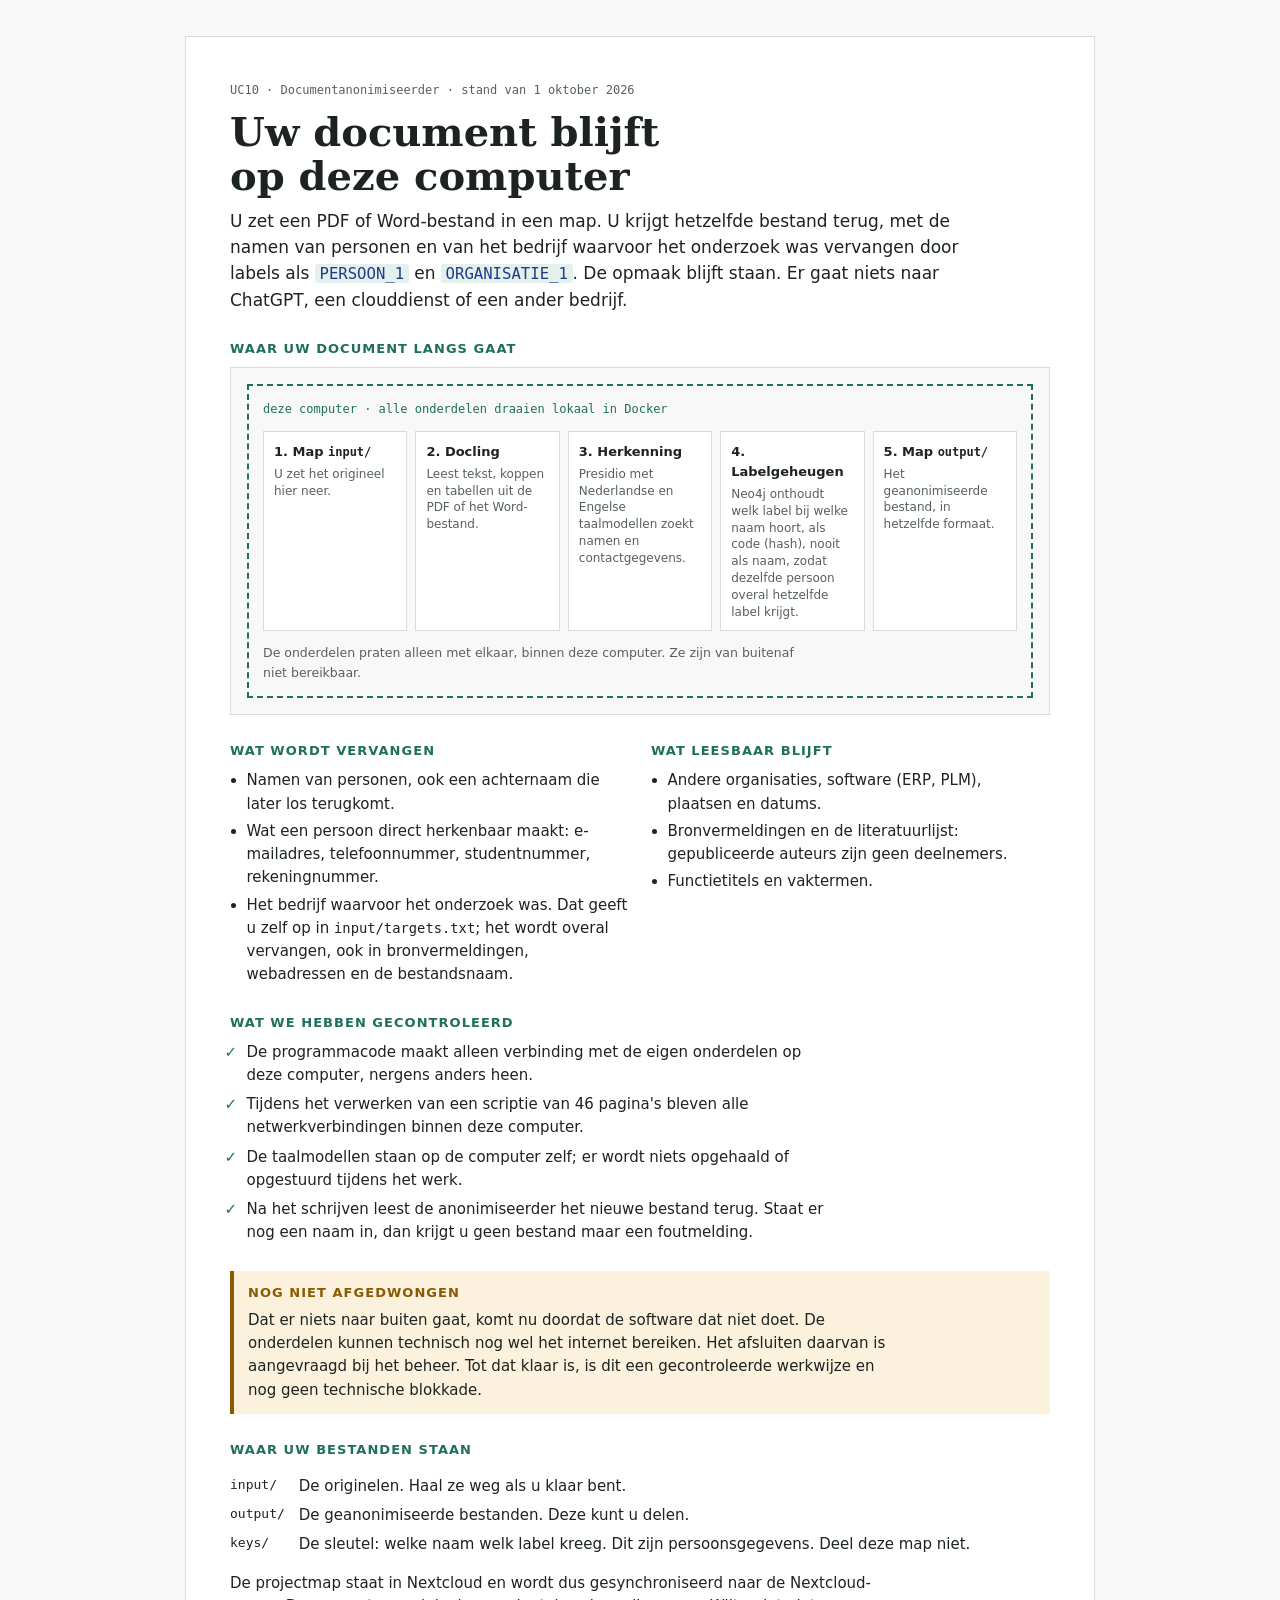
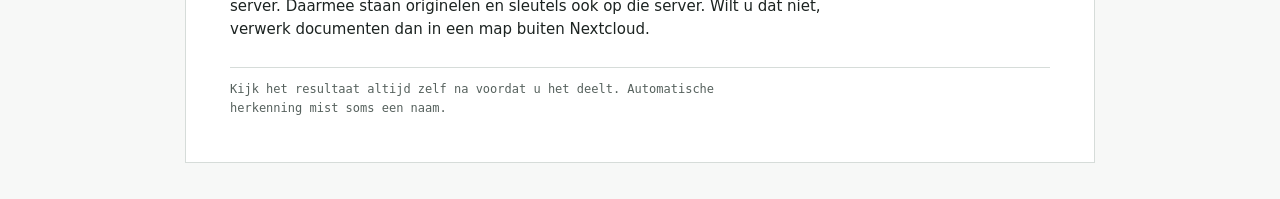
<file: docs/onepager-lokaal.html>
<!doctype html>
<html lang="nl">
<head>
<meta charset="utf-8">
<meta name="viewport" content="width=device-width, initial-scale=1">
<title>Lokaal anonimiseren</title>
<!-- No web fonts: this page may not contact anything outside the computer either. -->
<style>
/* Layout: one A4-like column; a labelled route diagram in the middle; three short blocks below. */
:root {
  --bg: #f7f8f7;
  --paper: #ffffff;
  --fg: #1c2321;
  --muted: #56615d;
  --line: #d6dcd9;
  --accent: #1f6f5c;
  --accent-soft: #e3f0ec;
  --warn: #8a5a00;
  --warn-soft: #fbf1dc;
  --label: #1f3a8a;
  --font-display: "Caladea", Cambria, Georgia, "DejaVu Serif", serif;
  --font-body: "Lato", "Segoe UI", Calibri, "DejaVu Sans", Arial, sans-serif;
  --font-mono: "DejaVu Sans Mono", Consolas, "SFMono-Regular", Menlo, monospace;
}
@media (prefers-color-scheme: dark) {
  :root:not([data-theme="light"]) {
    --bg: #111615; --paper: #182120; --fg: #e4ebe8; --muted: #9aa8a3; --line: #2c3936;
    --accent: #5cc4a6; --accent-soft: #1d302b; --warn: #e2b04e; --warn-soft: #2e2615; --label: #9bb4ff;
    color-scheme: dark;
  }
}
:root[data-theme="dark"] {
  --bg: #111615; --paper: #182120; --fg: #e4ebe8; --muted: #9aa8a3; --line: #2c3936;
  --accent: #5cc4a6; --accent-soft: #1d302b; --warn: #e2b04e; --warn-soft: #2e2615; --label: #9bb4ff;
  color-scheme: dark;
}
body { background: var(--bg); color: var(--fg); font-family: var(--font-body); font-size: 15px; line-height: 1.55;
  padding-inline: 16px; padding-block: 28px; }
.sheet { max-width: 820px; margin: 0 auto; background: var(--paper); border: 1px solid var(--line);
  padding: clamp(20px, 4vw, 44px); display: grid; gap: 26px; }
h1 { font-family: var(--font-display); font-weight: 600; font-size: clamp(28px, 4.6vw, 40px); line-height: 1.1;
  margin: 0; text-wrap: balance; }
h2 { font-size: 13px; font-weight: 600; text-transform: uppercase; letter-spacing: .08em; color: var(--accent);
  margin: 0 0 8px; }
p { margin: 0; max-width: 68ch; }
.lede { font-size: 17px; color: var(--fg); }
.meta { font-family: var(--font-mono); font-size: 12px; color: var(--muted); }
code, .lbl { font-family: var(--font-mono); font-size: .92em; }
.lbl { color: var(--label); background: var(--accent-soft); padding: 0 .3em; border-radius: 3px; }
.head { display: grid; gap: 10px; }

/* Route: where a document goes */
.route { border: 1px solid var(--line); background: var(--bg); padding: 16px; overflow-x: auto; }
.machine { border: 2px dashed var(--accent); padding: 14px; display: grid; gap: 12px; min-width: 560px; }
.machine > .tag { font-family: var(--font-mono); font-size: 12px; color: var(--accent); }
.steps { display: grid; grid-template-columns: repeat(5, 1fr); gap: 8px; align-items: stretch; }
.step { background: var(--paper); border: 1px solid var(--line); padding: 10px; display: grid; gap: 4px; align-content: start; }
.step b { font-size: 13px; }
.step span { font-size: 12px; color: var(--muted); line-height: 1.4; }
.nonet { font-size: 12.5px; color: var(--muted); }

.cols { display: grid; grid-template-columns: repeat(2, minmax(0, 1fr)); gap: 22px; }
ul { margin: 0; padding-left: 1.1em; display: grid; gap: 4px; }
li { max-width: 62ch; }
.status { border-left: 4px solid var(--warn); background: var(--warn-soft); padding: 12px 14px; display: grid; gap: 6px; }
.status h2 { color: var(--warn); margin: 0; }
.checked { display: grid; gap: 6px; }
.checked li::marker { content: "✓  "; color: var(--accent); }
.folders { display: grid; grid-template-columns: max-content 1fr; gap: 6px 14px; }
.folders dt { font-family: var(--font-mono); font-size: 13px; }
.folders dd { margin: 0; }
.foot { border-top: 1px solid var(--line); padding-top: 12px; }

@media (max-width: 640px) {
  .cols { grid-template-columns: 1fr; }
  .folders { grid-template-columns: 1fr; }
  .folders dd { margin-bottom: 6px; }
}
@page { size: A4; margin: 10mm 13mm; }
@media print {
  :root { --bg: #ffffff; }
  body { background: #fff; padding: 0; font-size: 9.3pt; line-height: 1.35; }
  .sheet { border: 0; max-width: none; padding: 0; display: block; }
  .sheet > * + * { margin-top: 8px; }
  h1 { margin-block: 2px; }
  h1 { font-size: 21pt; }
  h2 { font-size: 8.5pt; margin-bottom: 4px; }
  .lede { font-size: 10.6pt; }
  .route { padding: 8px; }
  .machine { padding: 9px; gap: 8px; }
  .step { padding: 7px; }
  .step b { font-size: 9pt; }
  .step span { font-size: 8.3pt; }
  .cols { gap: 16px; }
  ul { gap: 2px; }
  .status { padding: 8px 12px; }
  .meta, .nonet, .machine > .tag { font-size: 7.8pt; }
  .folders dt { font-size: 8.8pt; }
  .folders { gap: 3px 12px; }
  .foot { padding-top: 4px; }
  .checked, .head { gap: 2px; }
  .machine { gap: 6px; }
  .steps { gap: 6px; }
  .machine { min-width: 0; }
  .route, .status { break-inside: avoid; }
  * { -webkit-print-color-adjust: exact; print-color-adjust: exact; }
}
</style>
</head>
<body>

<main class="sheet">
  <header class="head">
    <p class="meta">UC10 · Documentanonimiseerder · stand van 1 oktober 2026</p>
    <h1>Uw document blijft op deze computer</h1>
    <p class="lede">U zet een PDF of Word-bestand in een map. U krijgt hetzelfde bestand terug, met de namen van
      personen en van het bedrijf waarvoor het onderzoek was vervangen door labels als
      <span class="lbl">PERSOON_1</span> en <span class="lbl">ORGANISATIE_1</span>. De opmaak blijft staan.
      Er gaat niets naar ChatGPT, een clouddienst of een ander bedrijf.</p>
  </header>

  <section aria-labelledby="route-h">
    <h2 id="route-h">Waar uw document langs gaat</h2>
    <div class="route">
      <div class="machine">
        <div class="tag">deze computer · alle onderdelen draaien lokaal in Docker</div>
        <div class="steps">
          <div class="step"><b>1. Map <code>input/</code></b><span>U zet het origineel hier neer.</span></div>
          <div class="step"><b>2. Docling</b><span>Leest tekst, koppen en tabellen uit de PDF of het Word-bestand.</span></div>
          <div class="step"><b>3. Herkenning</b><span>Presidio met Nederlandse en Engelse taalmodellen zoekt namen en contactgegevens.</span></div>
          <div class="step"><b>4. Labelgeheugen</b><span>Neo4j onthoudt welk label bij welke naam hoort, als code (hash), nooit als naam, zodat dezelfde persoon overal hetzelfde label krijgt.</span></div>
          <div class="step"><b>5. Map <code>output/</code></b><span>Het geanonimiseerde bestand, in hetzelfde formaat.</span></div>
        </div>
        <p class="nonet">De onderdelen praten alleen met elkaar, binnen deze computer. Ze zijn van buitenaf niet bereikbaar.</p>
      </div>
    </div>
  </section>

  <div class="cols">
    <section>
      <h2>Wat wordt vervangen</h2>
      <ul>
        <li>Namen van personen, ook een achternaam die later los terugkomt.</li>
        <li>Wat een persoon direct herkenbaar maakt: e-mailadres, telefoonnummer, studentnummer, rekeningnummer.</li>
        <li>Het bedrijf waarvoor het onderzoek was. Dat geeft u zelf op in <code>input/targets.txt</code>; het wordt
          overal vervangen, ook in bronvermeldingen, webadressen en de bestandsnaam.</li>
      </ul>
    </section>
    <section>
      <h2>Wat leesbaar blijft</h2>
      <ul>
        <li>Andere organisaties, software (ERP, PLM), plaatsen en datums.</li>
        <li>Bronvermeldingen en de literatuurlijst: gepubliceerde auteurs zijn geen deelnemers.</li>
        <li>Functietitels en vaktermen.</li>
      </ul>
    </section>
  </div>

  <section>
    <h2>Wat we hebben gecontroleerd</h2>
    <ul class="checked">
      <li>De programmacode maakt alleen verbinding met de eigen onderdelen op deze computer, nergens anders heen.</li>
      <li>Tijdens het verwerken van een scriptie van 46 pagina's bleven alle netwerkverbindingen binnen deze computer.</li>
      <li>De taalmodellen staan op de computer zelf; er wordt niets opgehaald of opgestuurd tijdens het werk.</li>
      <li>Na het schrijven leest de anonimiseerder het nieuwe bestand terug. Staat er nog een naam in, dan krijgt u
        geen bestand maar een foutmelding.</li>
    </ul>
  </section>

  <section class="status">
    <h2>Nog niet afgedwongen</h2>
    <p>Dat er niets naar buiten gaat, komt nu doordat de software dat niet doet. De onderdelen kunnen technisch
      nog wel het internet bereiken. Het afsluiten daarvan is aangevraagd bij het beheer. Tot dat klaar is, is
      dit een gecontroleerde werkwijze en nog geen technische blokkade.</p>
  </section>

  <section>
    <h2>Waar uw bestanden staan</h2>
    <dl class="folders">
      <dt>input/</dt><dd>De originelen. Haal ze weg als u klaar bent.</dd>
      <dt>output/</dt><dd>De geanonimiseerde bestanden. Deze kunt u delen.</dd>
      <dt>keys/</dt><dd>De sleutel: welke naam welk label kreeg. Dit zijn persoonsgegevens. Deel deze map niet.</dd>
    </dl>
    <p style="margin-top:10px">De projectmap staat in Nextcloud en wordt dus gesynchroniseerd naar de Nextcloud-server.
      Daarmee staan originelen en sleutels ook op die server. Wilt u dat niet, verwerk documenten dan in een map
      buiten Nextcloud.</p>
  </section>

  <footer class="foot">
    <p class="meta">Kijk het resultaat altijd zelf na voordat u het deelt. Automatische herkenning mist soms een naam.</p>
  </footer>
</main>
</body>
</html>
</file>
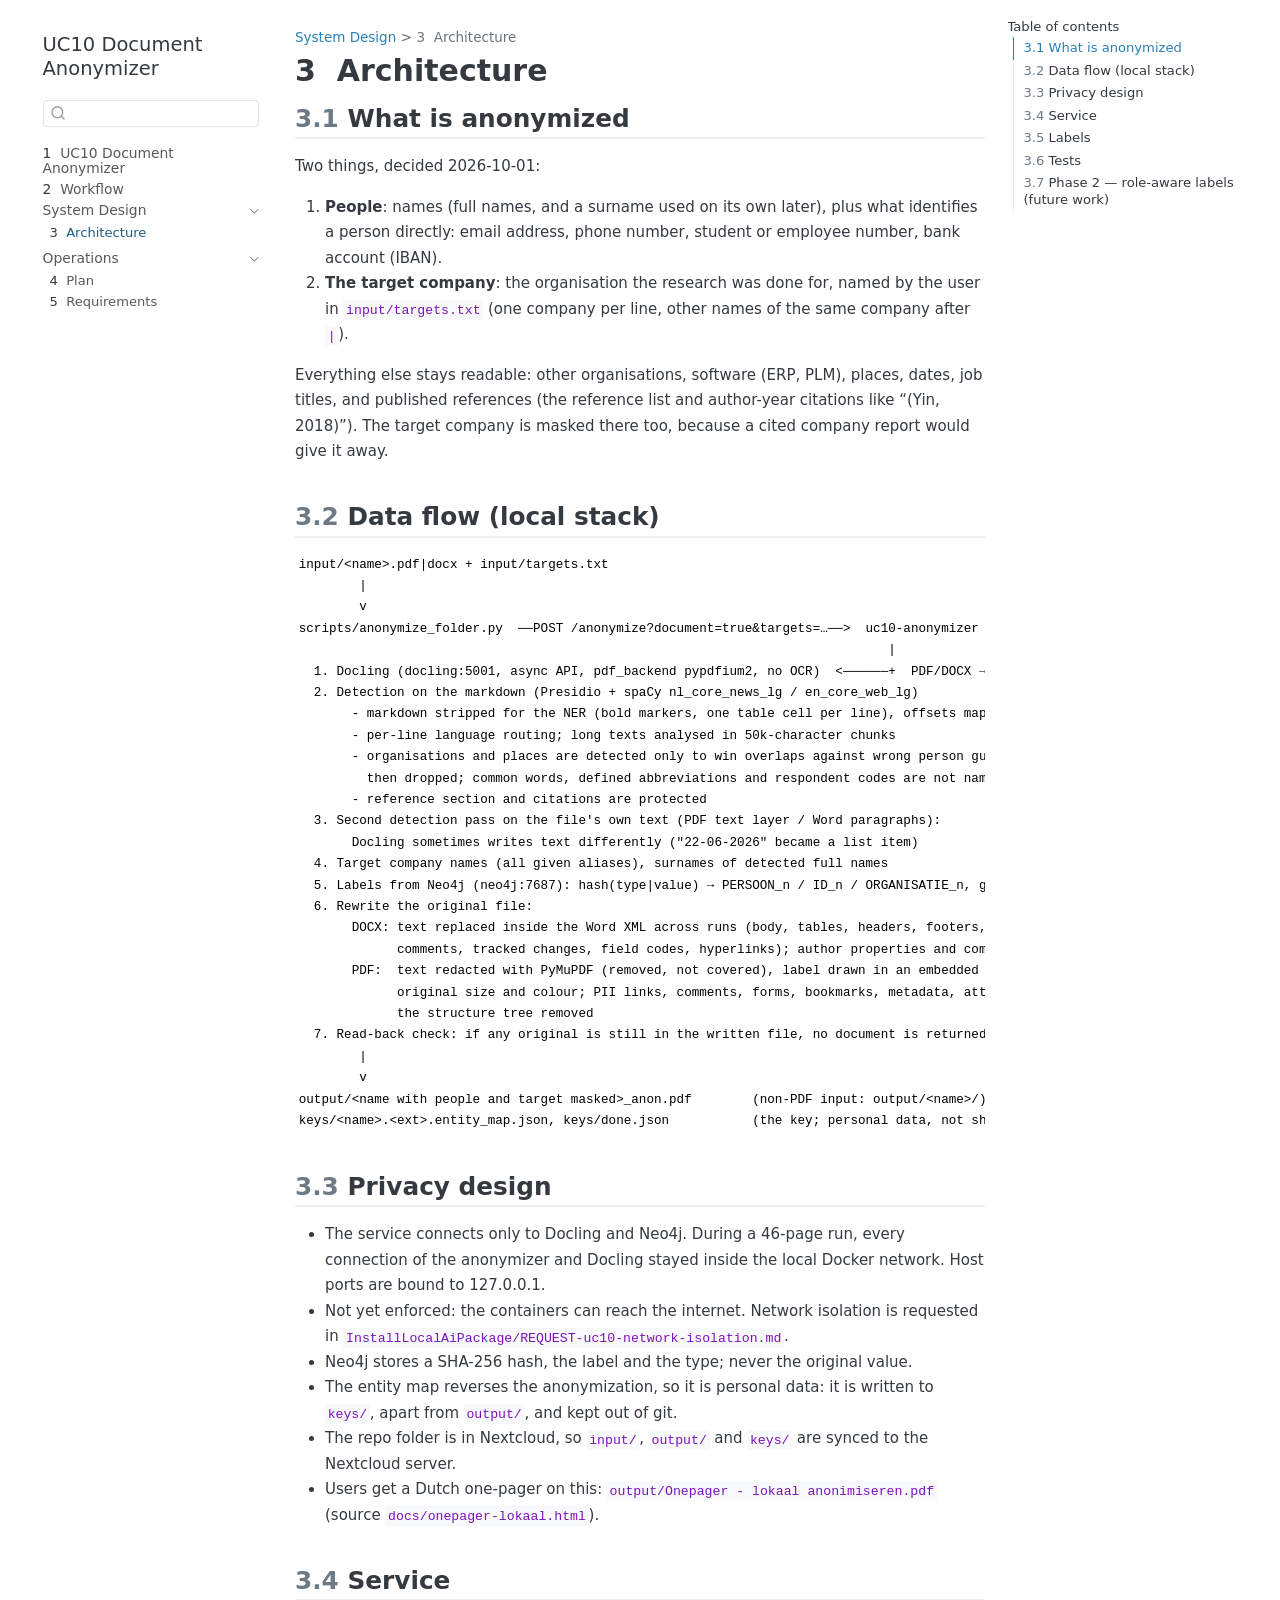
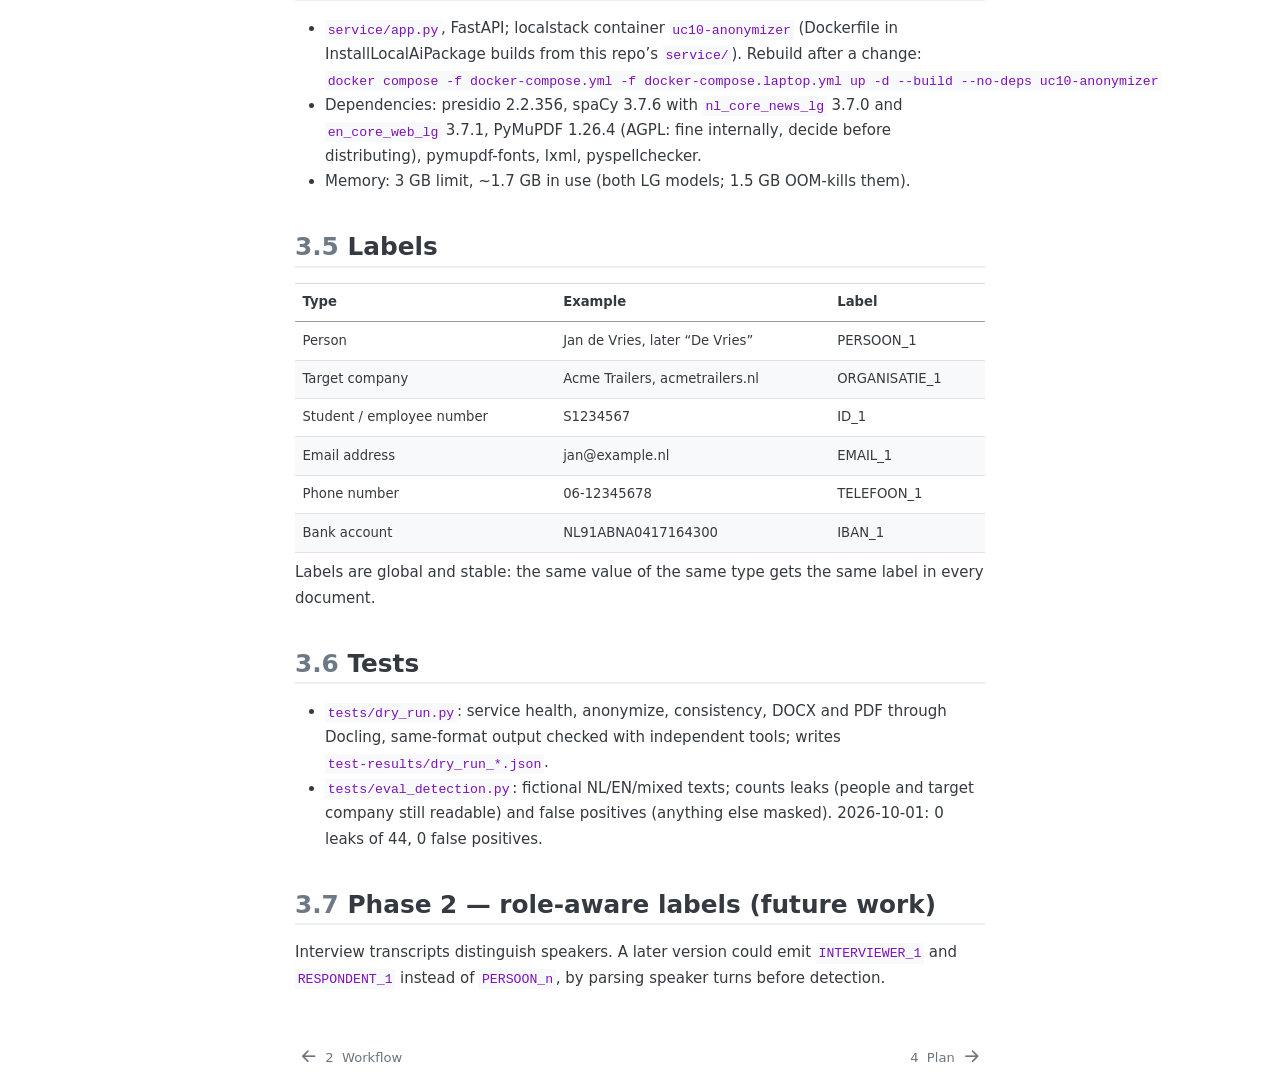
<file: docs/book/_book/architecture.html>
<!DOCTYPE html>
<html xmlns="http://www.w3.org/1999/xhtml" lang="en" xml:lang="en"><head>

<meta charset="utf-8">
<meta name="generator" content="quarto-1.7.31">

<meta name="viewport" content="width=device-width, initial-scale=1.0, user-scalable=yes">


<title>3&nbsp; Architecture – UC10 Document Anonymizer</title>
<style>
code{white-space: pre-wrap;}
span.smallcaps{font-variant: small-caps;}
div.columns{display: flex; gap: min(4vw, 1.5em);}
div.column{flex: auto; overflow-x: auto;}
div.hanging-indent{margin-left: 1.5em; text-indent: -1.5em;}
ul.task-list{list-style: none;}
ul.task-list li input[type="checkbox"] {
  width: 0.8em;
  margin: 0 0.8em 0.2em -1em; /* quarto-specific, see https://github.com/quarto-dev/quarto-cli/issues/4556 */ 
  vertical-align: middle;
}
</style>


<script src="site_libs/quarto-nav/quarto-nav.js"></script>
<script src="site_libs/quarto-nav/headroom.min.js"></script>
<script src="site_libs/clipboard/clipboard.min.js"></script>
<script src="site_libs/quarto-search/autocomplete.umd.js"></script>
<script src="site_libs/quarto-search/fuse.min.js"></script>
<script src="site_libs/quarto-search/quarto-search.js"></script>
<meta name="quarto:offset" content="./">
<link href="./plan.html" rel="next">
<link href="./workflow.html" rel="prev">
<script src="site_libs/quarto-html/quarto.js" type="module"></script>
<script src="site_libs/quarto-html/tabsets/tabsets.js" type="module"></script>
<script src="site_libs/quarto-html/popper.min.js"></script>
<script src="site_libs/quarto-html/tippy.umd.min.js"></script>
<script src="site_libs/quarto-html/anchor.min.js"></script>
<link href="site_libs/quarto-html/tippy.css" rel="stylesheet">
<link href="site_libs/quarto-html/quarto-syntax-highlighting-e1a5c8363afafaef2c763b6775fbf3ca.css" rel="stylesheet" id="quarto-text-highlighting-styles">
<script src="site_libs/bootstrap/bootstrap.min.js"></script>
<link href="site_libs/bootstrap/bootstrap-icons.css" rel="stylesheet">
<link href="site_libs/bootstrap/bootstrap-1e847469e4c6865ecaf41c0721dfec4a.min.css" rel="stylesheet" append-hash="true" id="quarto-bootstrap" data-mode="light">
<script id="quarto-search-options" type="application/json">{
  "location": "sidebar",
  "copy-button": false,
  "collapse-after": 3,
  "panel-placement": "start",
  "type": "textbox",
  "limit": 50,
  "keyboard-shortcut": [
    "f",
    "/",
    "s"
  ],
  "show-item-context": false,
  "language": {
    "search-no-results-text": "No results",
    "search-matching-documents-text": "matching documents",
    "search-copy-link-title": "Copy link to search",
    "search-hide-matches-text": "Hide additional matches",
    "search-more-match-text": "more match in this document",
    "search-more-matches-text": "more matches in this document",
    "search-clear-button-title": "Clear",
    "search-text-placeholder": "",
    "search-detached-cancel-button-title": "Cancel",
    "search-submit-button-title": "Submit",
    "search-label": "Search"
  }
}</script>


</head>

<body class="nav-sidebar floating quarto-light">

<div id="quarto-search-results"></div>
  <header id="quarto-header" class="headroom fixed-top">
  <nav class="quarto-secondary-nav">
    <div class="container-fluid d-flex">
      <button type="button" class="quarto-btn-toggle btn" data-bs-toggle="collapse" role="button" data-bs-target=".quarto-sidebar-collapse-item" aria-controls="quarto-sidebar" aria-expanded="false" aria-label="Toggle sidebar navigation" onclick="if (window.quartoToggleHeadroom) { window.quartoToggleHeadroom(); }">
        <i class="bi bi-layout-text-sidebar-reverse"></i>
      </button>
        <nav class="quarto-page-breadcrumbs" aria-label="breadcrumb"><ol class="breadcrumb"><li class="breadcrumb-item"><a href="./architecture.html">System Design</a></li><li class="breadcrumb-item"><a href="./architecture.html"><span class="chapter-number">3</span>&nbsp; <span class="chapter-title">Architecture</span></a></li></ol></nav>
        <a class="flex-grow-1" role="navigation" data-bs-toggle="collapse" data-bs-target=".quarto-sidebar-collapse-item" aria-controls="quarto-sidebar" aria-expanded="false" aria-label="Toggle sidebar navigation" onclick="if (window.quartoToggleHeadroom) { window.quartoToggleHeadroom(); }">      
        </a>
      <button type="button" class="btn quarto-search-button" aria-label="Search" onclick="window.quartoOpenSearch();">
        <i class="bi bi-search"></i>
      </button>
    </div>
  </nav>
</header>
<!-- content -->
<div id="quarto-content" class="quarto-container page-columns page-rows-contents page-layout-article">
<!-- sidebar -->
  <nav id="quarto-sidebar" class="sidebar collapse collapse-horizontal quarto-sidebar-collapse-item sidebar-navigation floating overflow-auto">
    <div class="pt-lg-2 mt-2 text-left sidebar-header">
    <div class="sidebar-title mb-0 py-0">
      <a href="./">UC10 Document Anonymizer</a> 
    </div>
      </div>
        <div class="mt-2 flex-shrink-0 align-items-center">
        <div class="sidebar-search">
        <div id="quarto-search" class="" title="Search"></div>
        </div>
        </div>
    <div class="sidebar-menu-container"> 
    <ul class="list-unstyled mt-1">
        <li class="sidebar-item">
  <div class="sidebar-item-container"> 
  <a href="./index.html" class="sidebar-item-text sidebar-link">
 <span class="menu-text"><span class="chapter-number">1</span>&nbsp; <span class="chapter-title">UC10 Document Anonymizer</span></span></a>
  </div>
</li>
        <li class="sidebar-item">
  <div class="sidebar-item-container"> 
  <a href="./workflow.html" class="sidebar-item-text sidebar-link">
 <span class="menu-text"><span class="chapter-number">2</span>&nbsp; <span class="chapter-title">Workflow</span></span></a>
  </div>
</li>
        <li class="sidebar-item sidebar-item-section">
      <div class="sidebar-item-container"> 
            <a class="sidebar-item-text sidebar-link text-start" data-bs-toggle="collapse" data-bs-target="#quarto-sidebar-section-1" role="navigation" aria-expanded="true">
 <span class="menu-text">System Design</span></a>
          <a class="sidebar-item-toggle text-start" data-bs-toggle="collapse" data-bs-target="#quarto-sidebar-section-1" role="navigation" aria-expanded="true" aria-label="Toggle section">
            <i class="bi bi-chevron-right ms-2"></i>
          </a> 
      </div>
      <ul id="quarto-sidebar-section-1" class="collapse list-unstyled sidebar-section depth1 show">  
          <li class="sidebar-item">
  <div class="sidebar-item-container"> 
  <a href="./architecture.html" class="sidebar-item-text sidebar-link active">
 <span class="menu-text"><span class="chapter-number">3</span>&nbsp; <span class="chapter-title">Architecture</span></span></a>
  </div>
</li>
      </ul>
  </li>
        <li class="sidebar-item sidebar-item-section">
      <div class="sidebar-item-container"> 
            <a class="sidebar-item-text sidebar-link text-start" data-bs-toggle="collapse" data-bs-target="#quarto-sidebar-section-2" role="navigation" aria-expanded="true">
 <span class="menu-text">Operations</span></a>
          <a class="sidebar-item-toggle text-start" data-bs-toggle="collapse" data-bs-target="#quarto-sidebar-section-2" role="navigation" aria-expanded="true" aria-label="Toggle section">
            <i class="bi bi-chevron-right ms-2"></i>
          </a> 
      </div>
      <ul id="quarto-sidebar-section-2" class="collapse list-unstyled sidebar-section depth1 show">  
          <li class="sidebar-item">
  <div class="sidebar-item-container"> 
  <a href="./plan.html" class="sidebar-item-text sidebar-link">
 <span class="menu-text"><span class="chapter-number">4</span>&nbsp; <span class="chapter-title">Plan</span></span></a>
  </div>
</li>
          <li class="sidebar-item">
  <div class="sidebar-item-container"> 
  <a href="./requirements.html" class="sidebar-item-text sidebar-link">
 <span class="menu-text"><span class="chapter-number">5</span>&nbsp; <span class="chapter-title">Requirements</span></span></a>
  </div>
</li>
      </ul>
  </li>
    </ul>
    </div>
</nav>
<div id="quarto-sidebar-glass" class="quarto-sidebar-collapse-item" data-bs-toggle="collapse" data-bs-target=".quarto-sidebar-collapse-item"></div>
<!-- margin-sidebar -->
    <div id="quarto-margin-sidebar" class="sidebar margin-sidebar">
        <nav id="TOC" role="doc-toc" class="toc-active">
    <h2 id="toc-title">Table of contents</h2>
   
  <ul>
  <li><a href="#what-is-anonymized" id="toc-what-is-anonymized" class="nav-link active" data-scroll-target="#what-is-anonymized"><span class="header-section-number">3.1</span> What is anonymized</a></li>
  <li><a href="#data-flow-local-stack" id="toc-data-flow-local-stack" class="nav-link" data-scroll-target="#data-flow-local-stack"><span class="header-section-number">3.2</span> Data flow (local stack)</a></li>
  <li><a href="#privacy-design" id="toc-privacy-design" class="nav-link" data-scroll-target="#privacy-design"><span class="header-section-number">3.3</span> Privacy design</a></li>
  <li><a href="#service" id="toc-service" class="nav-link" data-scroll-target="#service"><span class="header-section-number">3.4</span> Service</a></li>
  <li><a href="#labels" id="toc-labels" class="nav-link" data-scroll-target="#labels"><span class="header-section-number">3.5</span> Labels</a></li>
  <li><a href="#tests" id="toc-tests" class="nav-link" data-scroll-target="#tests"><span class="header-section-number">3.6</span> Tests</a></li>
  <li><a href="#phase-2-role-aware-labels-future-work" id="toc-phase-2-role-aware-labels-future-work" class="nav-link" data-scroll-target="#phase-2-role-aware-labels-future-work"><span class="header-section-number">3.7</span> Phase 2 — role-aware labels (future work)</a></li>
  </ul>
</nav>
    </div>
<!-- main -->
<main class="content" id="quarto-document-content">

<header id="title-block-header" class="quarto-title-block default"><nav class="quarto-page-breadcrumbs quarto-title-breadcrumbs d-none d-lg-block" aria-label="breadcrumb"><ol class="breadcrumb"><li class="breadcrumb-item"><a href="./architecture.html">System Design</a></li><li class="breadcrumb-item"><a href="./architecture.html"><span class="chapter-number">3</span>&nbsp; <span class="chapter-title">Architecture</span></a></li></ol></nav>
<div class="quarto-title">
<h1 class="title"><span class="chapter-number">3</span>&nbsp; <span class="chapter-title">Architecture</span></h1>
</div>



<div class="quarto-title-meta">

    
  
    
  </div>
  


</header>


<!-- Synced from ../architecture.md by workflows.py --write-repos. Edit the source, not this file. -->
<section id="what-is-anonymized" class="level2" data-number="3.1">
<h2 data-number="3.1" class="anchored" data-anchor-id="what-is-anonymized"><span class="header-section-number">3.1</span> What is anonymized</h2>
<p>Two things, decided 2026-10-01:</p>
<ol type="1">
<li><strong>People</strong>: names (full names, and a surname used on its own later), plus what identifies a person directly: email address, phone number, student or employee number, bank account (IBAN).</li>
<li><strong>The target company</strong>: the organisation the research was done for, named by the user in <code>input/targets.txt</code> (one company per line, other names of the same company after <code>|</code>).</li>
</ol>
<p>Everything else stays readable: other organisations, software (ERP, PLM), places, dates, job titles, and published references (the reference list and author-year citations like “(Yin, 2018)”). The target company is masked there too, because a cited company report would give it away.</p>
</section>
<section id="data-flow-local-stack" class="level2" data-number="3.2">
<h2 data-number="3.2" class="anchored" data-anchor-id="data-flow-local-stack"><span class="header-section-number">3.2</span> Data flow (local stack)</h2>
<pre><code>input/&lt;name&gt;.pdf|docx + input/targets.txt
        |
        v
scripts/anonymize_folder.py  ──POST /anonymize?document=true&amp;targets=…──&gt;  uc10-anonymizer (127.0.0.1:5010)
                                                                              |
  1. Docling (docling:5001, async API, pdf_backend pypdfium2, no OCR)  &lt;──────+  PDF/DOCX → markdown
  2. Detection on the markdown (Presidio + spaCy nl_core_news_lg / en_core_web_lg)
       - markdown stripped for the NER (bold markers, one table cell per line), offsets mapped back
       - per-line language routing; long texts analysed in 50k-character chunks
       - organisations and places are detected only to win overlaps against wrong person guesses,
         then dropped; common words, defined abbreviations and respondent codes are not names
       - reference section and citations are protected
  3. Second detection pass on the file's own text (PDF text layer / Word paragraphs):
       Docling sometimes writes text differently ("22-06-2026" became a list item)
  4. Target company names (all given aliases), surnames of detected full names
  5. Labels from Neo4j (neo4j:7687): hash(type|value) → PERSOON_n / ID_n / ORGANISATIE_n, global and stable
  6. Rewrite the original file:
       DOCX: text replaced inside the Word XML across runs (body, tables, headers, footers, footnotes,
             comments, tracked changes, field codes, hyperlinks); author properties and comment authors removed
       PDF:  text redacted with PyMuPDF (removed, not covered), label drawn in an embedded font in the
             original size and colour; PII links, comments, forms, bookmarks, metadata, attachments and
             the structure tree removed
  7. Read-back check: if any original is still in the written file, no document is returned
        |
        v
output/&lt;name with people and target masked&gt;_anon.pdf        (non-PDF input: output/&lt;name&gt;/)
keys/&lt;name&gt;.&lt;ext&gt;.entity_map.json, keys/done.json           (the key; personal data, not shared)</code></pre>
</section>
<section id="privacy-design" class="level2" data-number="3.3">
<h2 data-number="3.3" class="anchored" data-anchor-id="privacy-design"><span class="header-section-number">3.3</span> Privacy design</h2>
<ul>
<li>The service connects only to Docling and Neo4j. During a 46-page run, every connection of the anonymizer and Docling stayed inside the local Docker network. Host ports are bound to 127.0.0.1.</li>
<li>Not yet enforced: the containers can reach the internet. Network isolation is requested in <code>InstallLocalAiPackage/REQUEST-uc10-network-isolation.md</code>.</li>
<li>Neo4j stores a SHA-256 hash, the label and the type; never the original value.</li>
<li>The entity map reverses the anonymization, so it is personal data: it is written to <code>keys/</code>, apart from <code>output/</code>, and kept out of git.</li>
<li>The repo folder is in Nextcloud, so <code>input/</code>, <code>output/</code> and <code>keys/</code> are synced to the Nextcloud server.</li>
<li>Users get a Dutch one-pager on this: <code>output/Onepager - lokaal anonimiseren.pdf</code> (source <code>docs/onepager-lokaal.html</code>).</li>
</ul>
</section>
<section id="service" class="level2" data-number="3.4">
<h2 data-number="3.4" class="anchored" data-anchor-id="service"><span class="header-section-number">3.4</span> Service</h2>
<ul>
<li><code>service/app.py</code>, FastAPI; localstack container <code>uc10-anonymizer</code> (Dockerfile in InstallLocalAiPackage builds from this repo’s <code>service/</code>). Rebuild after a change: <code>docker compose -f docker-compose.yml -f docker-compose.laptop.yml up -d --build --no-deps uc10-anonymizer</code></li>
<li>Dependencies: presidio 2.2.356, spaCy 3.7.6 with <code>nl_core_news_lg</code> 3.7.0 and <code>en_core_web_lg</code> 3.7.1, PyMuPDF 1.26.4 (AGPL: fine internally, decide before distributing), pymupdf-fonts, lxml, pyspellchecker.</li>
<li>Memory: 3 GB limit, ~1.7 GB in use (both LG models; 1.5 GB OOM-kills them).</li>
</ul>
</section>
<section id="labels" class="level2" data-number="3.5">
<h2 data-number="3.5" class="anchored" data-anchor-id="labels"><span class="header-section-number">3.5</span> Labels</h2>
<table class="caption-top table">
<thead>
<tr class="header">
<th>Type</th>
<th>Example</th>
<th>Label</th>
</tr>
</thead>
<tbody>
<tr class="odd">
<td>Person</td>
<td>Jan de Vries, later “De Vries”</td>
<td>PERSOON_1</td>
</tr>
<tr class="even">
<td>Target company</td>
<td>Acme Trailers, acmetrailers.nl</td>
<td>ORGANISATIE_1</td>
</tr>
<tr class="odd">
<td>Student / employee number</td>
<td>S1234567</td>
<td>ID_1</td>
</tr>
<tr class="even">
<td>Email address</td>
<td>jan@example.nl</td>
<td>EMAIL_1</td>
</tr>
<tr class="odd">
<td>Phone number</td>
<td>06-12345678</td>
<td>TELEFOON_1</td>
</tr>
<tr class="even">
<td>Bank account</td>
<td>NL91ABNA0417164300</td>
<td>IBAN_1</td>
</tr>
</tbody>
</table>
<p>Labels are global and stable: the same value of the same type gets the same label in every document.</p>
</section>
<section id="tests" class="level2" data-number="3.6">
<h2 data-number="3.6" class="anchored" data-anchor-id="tests"><span class="header-section-number">3.6</span> Tests</h2>
<ul>
<li><code>tests/dry_run.py</code>: service health, anonymize, consistency, DOCX and PDF through Docling, same-format output checked with independent tools; writes <code>test-results/dry_run_*.json</code>.</li>
<li><code>tests/eval_detection.py</code>: fictional NL/EN/mixed texts; counts leaks (people and target company still readable) and false positives (anything else masked). 2026-10-01: 0 leaks of 44, 0 false positives.</li>
</ul>
</section>
<section id="phase-2-role-aware-labels-future-work" class="level2" data-number="3.7">
<h2 data-number="3.7" class="anchored" data-anchor-id="phase-2-role-aware-labels-future-work"><span class="header-section-number">3.7</span> Phase 2 — role-aware labels (future work)</h2>
<p>Interview transcripts distinguish speakers. A later version could emit <code>INTERVIEWER_1</code> and <code>RESPONDENT_1</code> instead of <code>PERSOON_n</code>, by parsing speaker turns before detection.</p>


</section>

</main> <!-- /main -->
<script id="quarto-html-after-body" type="application/javascript">
  window.document.addEventListener("DOMContentLoaded", function (event) {
    const icon = "";
    const anchorJS = new window.AnchorJS();
    anchorJS.options = {
      placement: 'right',
      icon: icon
    };
    anchorJS.add('.anchored');
    const isCodeAnnotation = (el) => {
      for (const clz of el.classList) {
        if (clz.startsWith('code-annotation-')) {                     
          return true;
        }
      }
      return false;
    }
    const onCopySuccess = function(e) {
      // button target
      const button = e.trigger;
      // don't keep focus
      button.blur();
      // flash "checked"
      button.classList.add('code-copy-button-checked');
      var currentTitle = button.getAttribute("title");
      button.setAttribute("title", "Copied!");
      let tooltip;
      if (window.bootstrap) {
        button.setAttribute("data-bs-toggle", "tooltip");
        button.setAttribute("data-bs-placement", "left");
        button.setAttribute("data-bs-title", "Copied!");
        tooltip = new bootstrap.Tooltip(button, 
          { trigger: "manual", 
            customClass: "code-copy-button-tooltip",
            offset: [0, -8]});
        tooltip.show();    
      }
      setTimeout(function() {
        if (tooltip) {
          tooltip.hide();
          button.removeAttribute("data-bs-title");
          button.removeAttribute("data-bs-toggle");
          button.removeAttribute("data-bs-placement");
        }
        button.setAttribute("title", currentTitle);
        button.classList.remove('code-copy-button-checked');
      }, 1000);
      // clear code selection
      e.clearSelection();
    }
    const getTextToCopy = function(trigger) {
        const codeEl = trigger.previousElementSibling.cloneNode(true);
        for (const childEl of codeEl.children) {
          if (isCodeAnnotation(childEl)) {
            childEl.remove();
          }
        }
        return codeEl.innerText;
    }
    const clipboard = new window.ClipboardJS('.code-copy-button:not([data-in-quarto-modal])', {
      text: getTextToCopy
    });
    clipboard.on('success', onCopySuccess);
    if (window.document.getElementById('quarto-embedded-source-code-modal')) {
      const clipboardModal = new window.ClipboardJS('.code-copy-button[data-in-quarto-modal]', {
        text: getTextToCopy,
        container: window.document.getElementById('quarto-embedded-source-code-modal')
      });
      clipboardModal.on('success', onCopySuccess);
    }
      var localhostRegex = new RegExp(/^(?:http|https):\/\/localhost\:?[0-9]*\//);
      var mailtoRegex = new RegExp(/^mailto:/);
        var filterRegex = new RegExp('/' + window.location.host + '/');
      var isInternal = (href) => {
          return filterRegex.test(href) || localhostRegex.test(href) || mailtoRegex.test(href);
      }
      // Inspect non-navigation links and adorn them if external
     var links = window.document.querySelectorAll('a[href]:not(.nav-link):not(.navbar-brand):not(.toc-action):not(.sidebar-link):not(.sidebar-item-toggle):not(.pagination-link):not(.no-external):not([aria-hidden]):not(.dropdown-item):not(.quarto-navigation-tool):not(.about-link)');
      for (var i=0; i<links.length; i++) {
        const link = links[i];
        if (!isInternal(link.href)) {
          // undo the damage that might have been done by quarto-nav.js in the case of
          // links that we want to consider external
          if (link.dataset.originalHref !== undefined) {
            link.href = link.dataset.originalHref;
          }
        }
      }
    function tippyHover(el, contentFn, onTriggerFn, onUntriggerFn) {
      const config = {
        allowHTML: true,
        maxWidth: 500,
        delay: 100,
        arrow: false,
        appendTo: function(el) {
            return el.parentElement;
        },
        interactive: true,
        interactiveBorder: 10,
        theme: 'quarto',
        placement: 'bottom-start',
      };
      if (contentFn) {
        config.content = contentFn;
      }
      if (onTriggerFn) {
        config.onTrigger = onTriggerFn;
      }
      if (onUntriggerFn) {
        config.onUntrigger = onUntriggerFn;
      }
      window.tippy(el, config); 
    }
    const noterefs = window.document.querySelectorAll('a[role="doc-noteref"]');
    for (var i=0; i<noterefs.length; i++) {
      const ref = noterefs[i];
      tippyHover(ref, function() {
        // use id or data attribute instead here
        let href = ref.getAttribute('data-footnote-href') || ref.getAttribute('href');
        try { href = new URL(href).hash; } catch {}
        const id = href.replace(/^#\/?/, "");
        const note = window.document.getElementById(id);
        if (note) {
          return note.innerHTML;
        } else {
          return "";
        }
      });
    }
    const xrefs = window.document.querySelectorAll('a.quarto-xref');
    const processXRef = (id, note) => {
      // Strip column container classes
      const stripColumnClz = (el) => {
        el.classList.remove("page-full", "page-columns");
        if (el.children) {
          for (const child of el.children) {
            stripColumnClz(child);
          }
        }
      }
      stripColumnClz(note)
      if (id === null || id.startsWith('sec-')) {
        // Special case sections, only their first couple elements
        const container = document.createElement("div");
        if (note.children && note.children.length > 2) {
          container.appendChild(note.children[0].cloneNode(true));
          for (let i = 1; i < note.children.length; i++) {
            const child = note.children[i];
            if (child.tagName === "P" && child.innerText === "") {
              continue;
            } else {
              container.appendChild(child.cloneNode(true));
              break;
            }
          }
          if (window.Quarto?.typesetMath) {
            window.Quarto.typesetMath(container);
          }
          return container.innerHTML
        } else {
          if (window.Quarto?.typesetMath) {
            window.Quarto.typesetMath(note);
          }
          return note.innerHTML;
        }
      } else {
        // Remove any anchor links if they are present
        const anchorLink = note.querySelector('a.anchorjs-link');
        if (anchorLink) {
          anchorLink.remove();
        }
        if (window.Quarto?.typesetMath) {
          window.Quarto.typesetMath(note);
        }
        if (note.classList.contains("callout")) {
          return note.outerHTML;
        } else {
          return note.innerHTML;
        }
      }
    }
    for (var i=0; i<xrefs.length; i++) {
      const xref = xrefs[i];
      tippyHover(xref, undefined, function(instance) {
        instance.disable();
        let url = xref.getAttribute('href');
        let hash = undefined; 
        if (url.startsWith('#')) {
          hash = url;
        } else {
          try { hash = new URL(url).hash; } catch {}
        }
        if (hash) {
          const id = hash.replace(/^#\/?/, "");
          const note = window.document.getElementById(id);
          if (note !== null) {
            try {
              const html = processXRef(id, note.cloneNode(true));
              instance.setContent(html);
            } finally {
              instance.enable();
              instance.show();
            }
          } else {
            // See if we can fetch this
            fetch(url.split('#')[0])
            .then(res => res.text())
            .then(html => {
              const parser = new DOMParser();
              const htmlDoc = parser.parseFromString(html, "text/html");
              const note = htmlDoc.getElementById(id);
              if (note !== null) {
                const html = processXRef(id, note);
                instance.setContent(html);
              } 
            }).finally(() => {
              instance.enable();
              instance.show();
            });
          }
        } else {
          // See if we can fetch a full url (with no hash to target)
          // This is a special case and we should probably do some content thinning / targeting
          fetch(url)
          .then(res => res.text())
          .then(html => {
            const parser = new DOMParser();
            const htmlDoc = parser.parseFromString(html, "text/html");
            const note = htmlDoc.querySelector('main.content');
            if (note !== null) {
              // This should only happen for chapter cross references
              // (since there is no id in the URL)
              // remove the first header
              if (note.children.length > 0 && note.children[0].tagName === "HEADER") {
                note.children[0].remove();
              }
              const html = processXRef(null, note);
              instance.setContent(html);
            } 
          }).finally(() => {
            instance.enable();
            instance.show();
          });
        }
      }, function(instance) {
      });
    }
        let selectedAnnoteEl;
        const selectorForAnnotation = ( cell, annotation) => {
          let cellAttr = 'data-code-cell="' + cell + '"';
          let lineAttr = 'data-code-annotation="' +  annotation + '"';
          const selector = 'span[' + cellAttr + '][' + lineAttr + ']';
          return selector;
        }
        const selectCodeLines = (annoteEl) => {
          const doc = window.document;
          const targetCell = annoteEl.getAttribute("data-target-cell");
          const targetAnnotation = annoteEl.getAttribute("data-target-annotation");
          const annoteSpan = window.document.querySelector(selectorForAnnotation(targetCell, targetAnnotation));
          const lines = annoteSpan.getAttribute("data-code-lines").split(",");
          const lineIds = lines.map((line) => {
            return targetCell + "-" + line;
          })
          let top = null;
          let height = null;
          let parent = null;
          if (lineIds.length > 0) {
              //compute the position of the single el (top and bottom and make a div)
              const el = window.document.getElementById(lineIds[0]);
              top = el.offsetTop;
              height = el.offsetHeight;
              parent = el.parentElement.parentElement;
            if (lineIds.length > 1) {
              const lastEl = window.document.getElementById(lineIds[lineIds.length - 1]);
              const bottom = lastEl.offsetTop + lastEl.offsetHeight;
              height = bottom - top;
            }
            if (top !== null && height !== null && parent !== null) {
              // cook up a div (if necessary) and position it 
              let div = window.document.getElementById("code-annotation-line-highlight");
              if (div === null) {
                div = window.document.createElement("div");
                div.setAttribute("id", "code-annotation-line-highlight");
                div.style.position = 'absolute';
                parent.appendChild(div);
              }
              div.style.top = top - 2 + "px";
              div.style.height = height + 4 + "px";
              div.style.left = 0;
              let gutterDiv = window.document.getElementById("code-annotation-line-highlight-gutter");
              if (gutterDiv === null) {
                gutterDiv = window.document.createElement("div");
                gutterDiv.setAttribute("id", "code-annotation-line-highlight-gutter");
                gutterDiv.style.position = 'absolute';
                const codeCell = window.document.getElementById(targetCell);
                const gutter = codeCell.querySelector('.code-annotation-gutter');
                gutter.appendChild(gutterDiv);
              }
              gutterDiv.style.top = top - 2 + "px";
              gutterDiv.style.height = height + 4 + "px";
            }
            selectedAnnoteEl = annoteEl;
          }
        };
        const unselectCodeLines = () => {
          const elementsIds = ["code-annotation-line-highlight", "code-annotation-line-highlight-gutter"];
          elementsIds.forEach((elId) => {
            const div = window.document.getElementById(elId);
            if (div) {
              div.remove();
            }
          });
          selectedAnnoteEl = undefined;
        };
          // Handle positioning of the toggle
      window.addEventListener(
        "resize",
        throttle(() => {
          elRect = undefined;
          if (selectedAnnoteEl) {
            selectCodeLines(selectedAnnoteEl);
          }
        }, 10)
      );
      function throttle(fn, ms) {
      let throttle = false;
      let timer;
        return (...args) => {
          if(!throttle) { // first call gets through
              fn.apply(this, args);
              throttle = true;
          } else { // all the others get throttled
              if(timer) clearTimeout(timer); // cancel #2
              timer = setTimeout(() => {
                fn.apply(this, args);
                timer = throttle = false;
              }, ms);
          }
        };
      }
        // Attach click handler to the DT
        const annoteDls = window.document.querySelectorAll('dt[data-target-cell]');
        for (const annoteDlNode of annoteDls) {
          annoteDlNode.addEventListener('click', (event) => {
            const clickedEl = event.target;
            if (clickedEl !== selectedAnnoteEl) {
              unselectCodeLines();
              const activeEl = window.document.querySelector('dt[data-target-cell].code-annotation-active');
              if (activeEl) {
                activeEl.classList.remove('code-annotation-active');
              }
              selectCodeLines(clickedEl);
              clickedEl.classList.add('code-annotation-active');
            } else {
              // Unselect the line
              unselectCodeLines();
              clickedEl.classList.remove('code-annotation-active');
            }
          });
        }
    const findCites = (el) => {
      const parentEl = el.parentElement;
      if (parentEl) {
        const cites = parentEl.dataset.cites;
        if (cites) {
          return {
            el,
            cites: cites.split(' ')
          };
        } else {
          return findCites(el.parentElement)
        }
      } else {
        return undefined;
      }
    };
    var bibliorefs = window.document.querySelectorAll('a[role="doc-biblioref"]');
    for (var i=0; i<bibliorefs.length; i++) {
      const ref = bibliorefs[i];
      const citeInfo = findCites(ref);
      if (citeInfo) {
        tippyHover(citeInfo.el, function() {
          var popup = window.document.createElement('div');
          citeInfo.cites.forEach(function(cite) {
            var citeDiv = window.document.createElement('div');
            citeDiv.classList.add('hanging-indent');
            citeDiv.classList.add('csl-entry');
            var biblioDiv = window.document.getElementById('ref-' + cite);
            if (biblioDiv) {
              citeDiv.innerHTML = biblioDiv.innerHTML;
            }
            popup.appendChild(citeDiv);
          });
          return popup.innerHTML;
        });
      }
    }
  });
  </script>
<nav class="page-navigation">
  <div class="nav-page nav-page-previous">
      <a href="./workflow.html" class="pagination-link" aria-label="Workflow">
        <i class="bi bi-arrow-left-short"></i> <span class="nav-page-text"><span class="chapter-number">2</span>&nbsp; <span class="chapter-title">Workflow</span></span>
      </a>          
  </div>
  <div class="nav-page nav-page-next">
      <a href="./plan.html" class="pagination-link" aria-label="Plan">
        <span class="nav-page-text"><span class="chapter-number">4</span>&nbsp; <span class="chapter-title">Plan</span></span> <i class="bi bi-arrow-right-short"></i>
      </a>
  </div>
</nav>
</div> <!-- /content -->




</body></html>
</file>
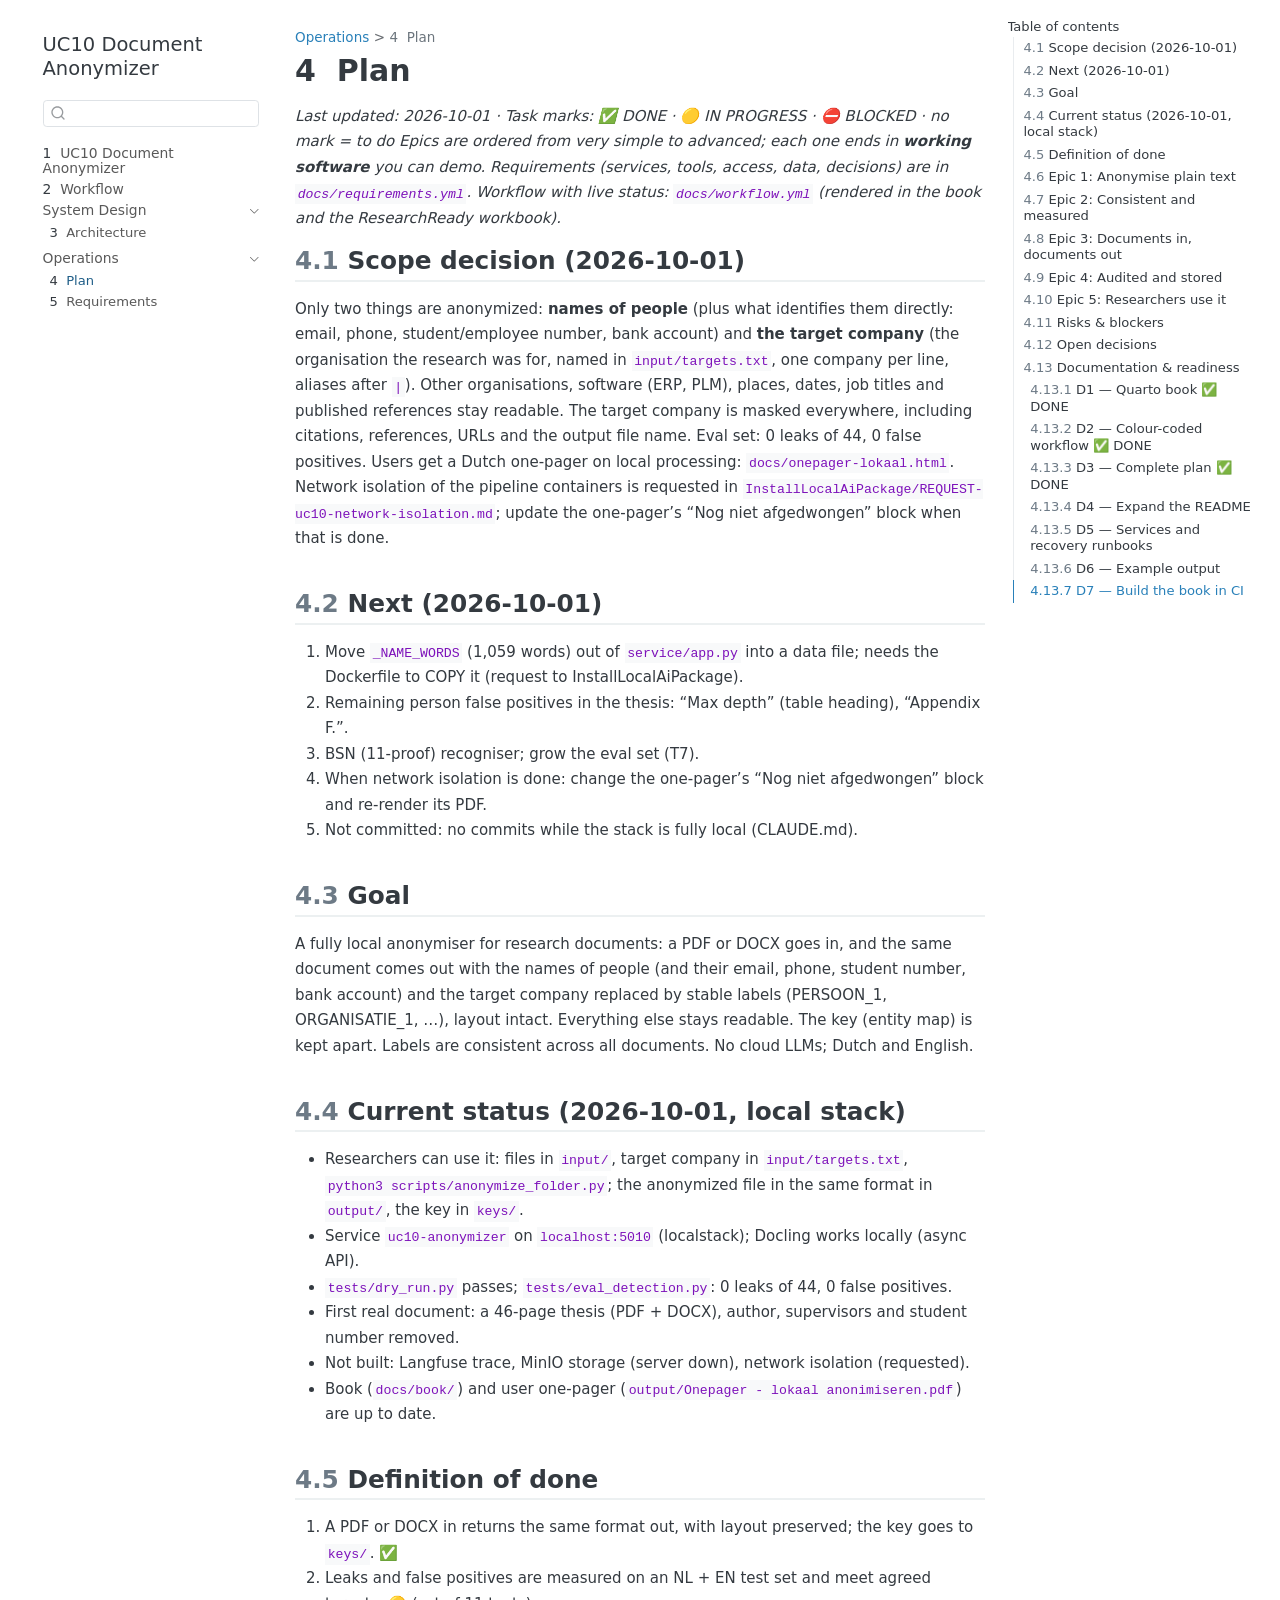
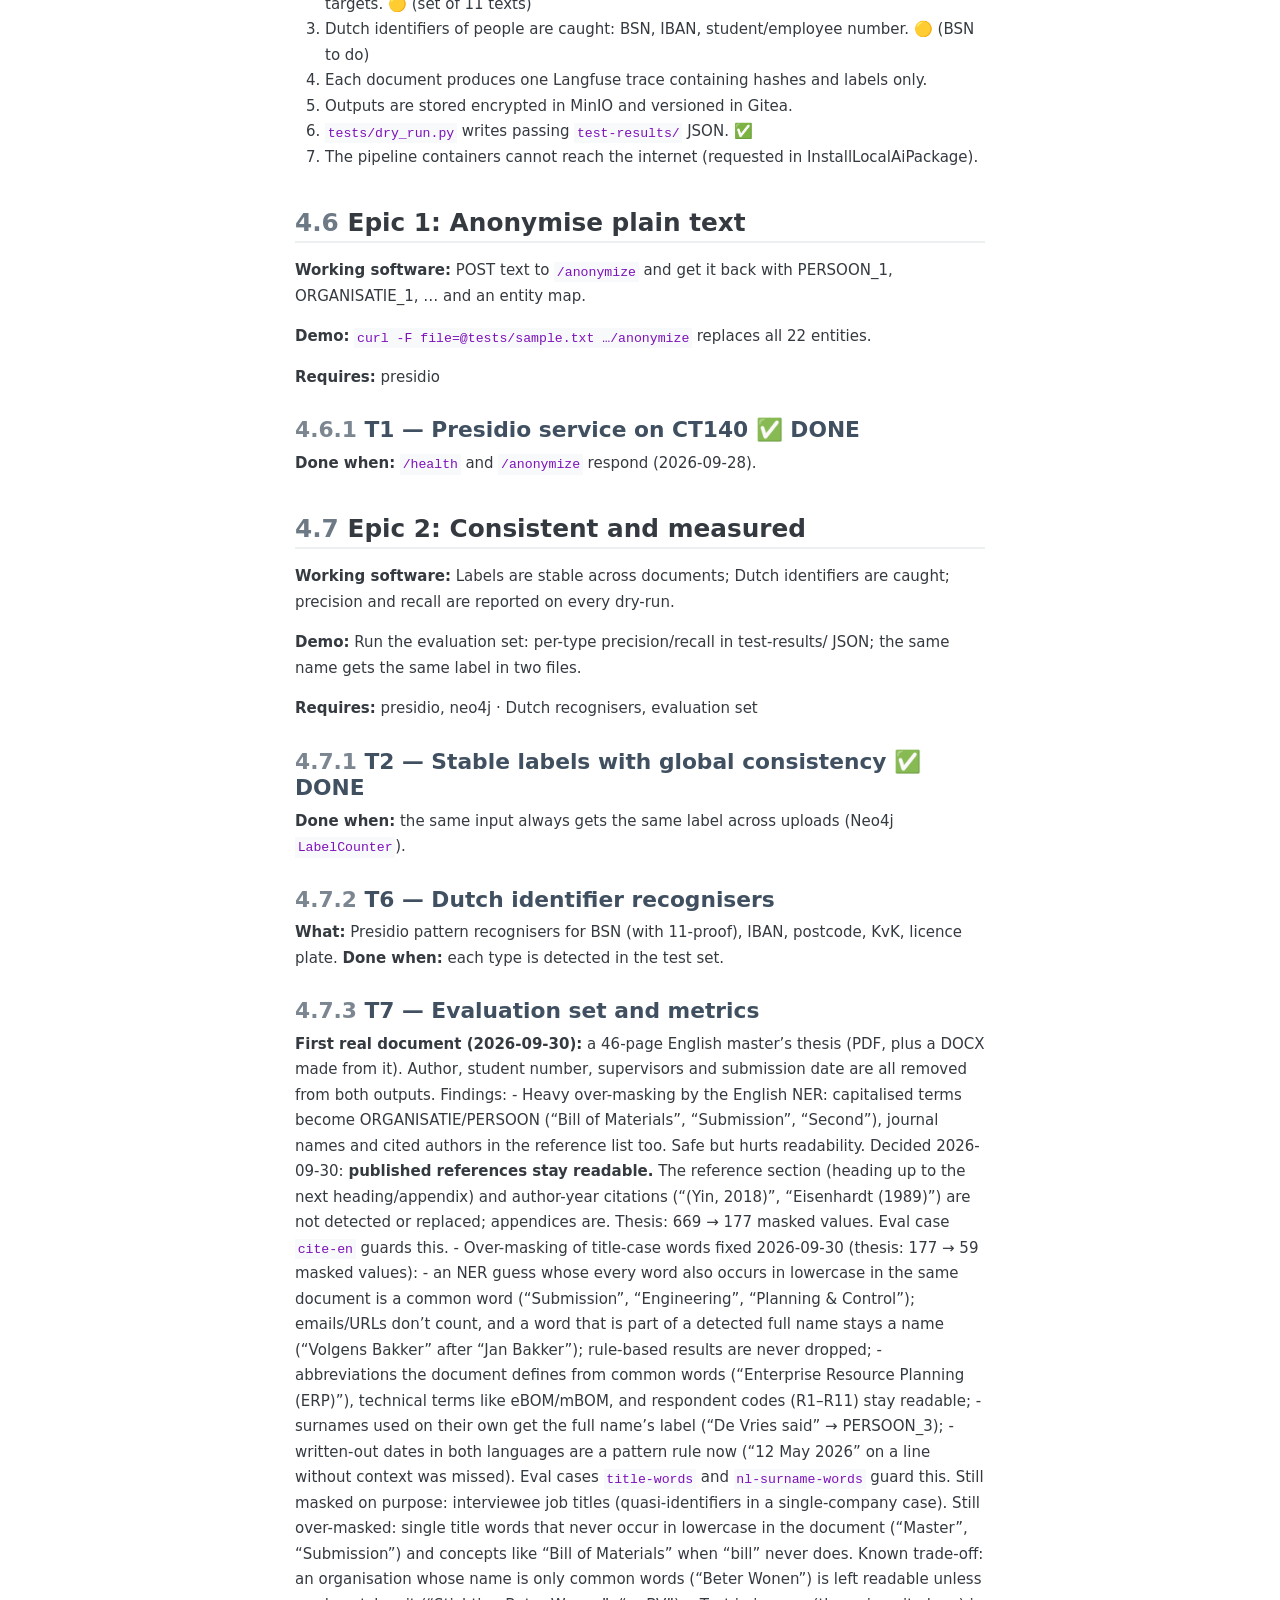
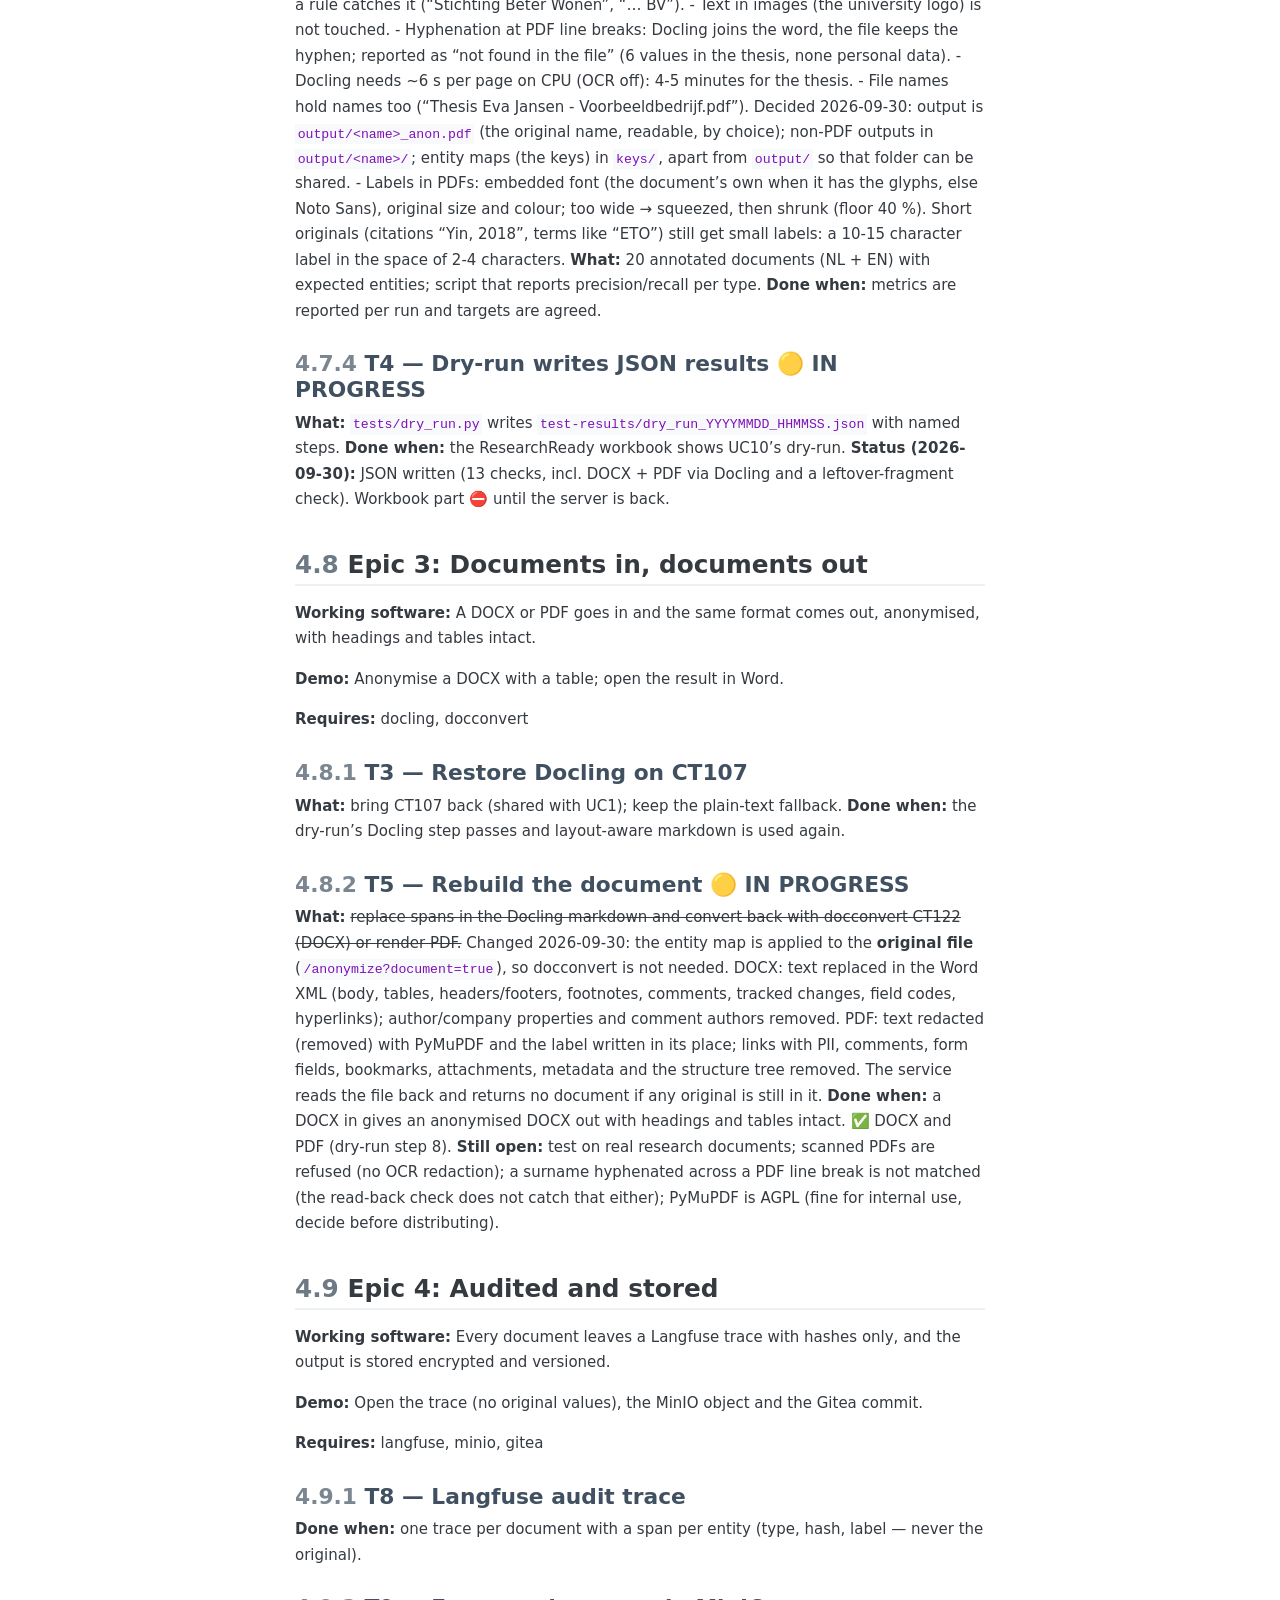
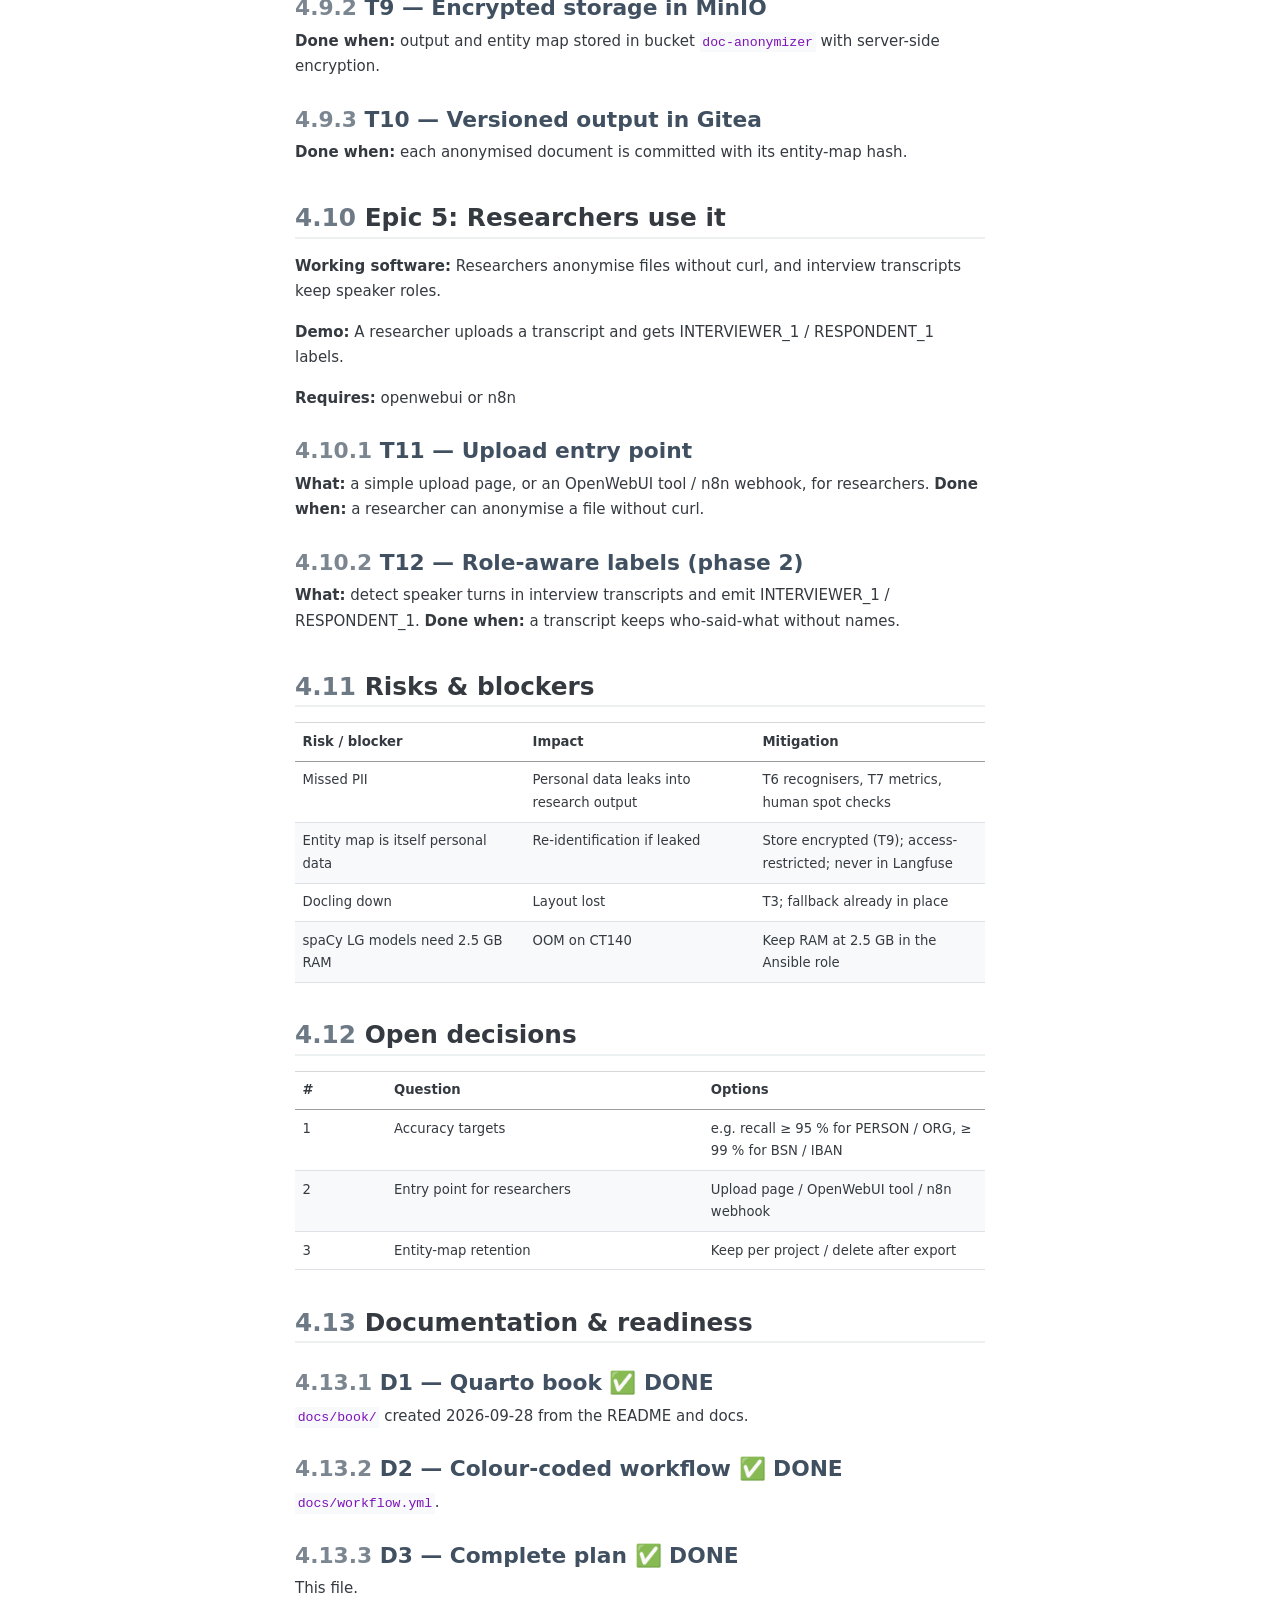
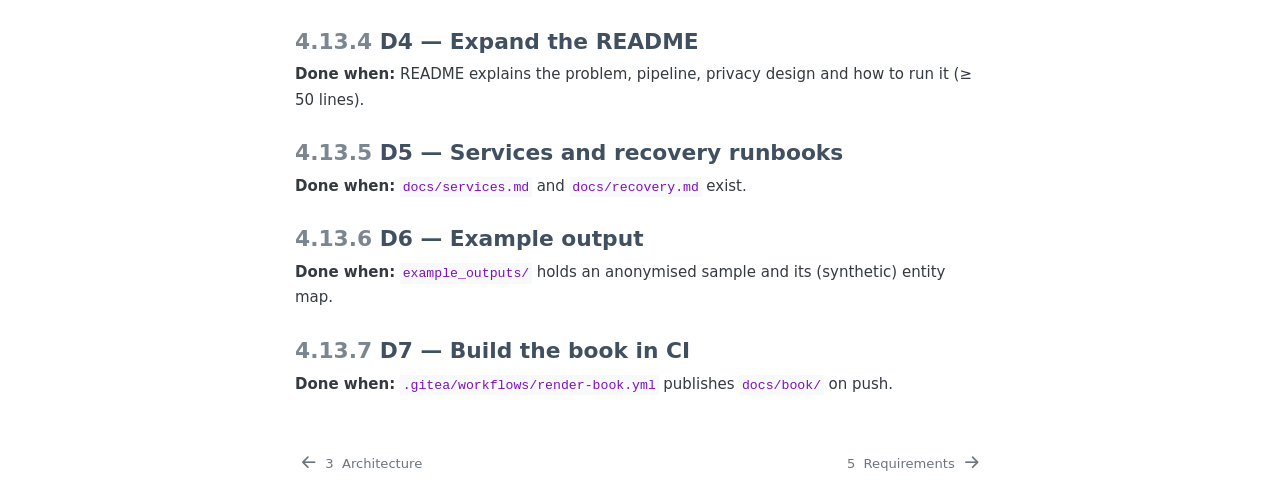
<file: docs/book/_book/plan.html>
<!DOCTYPE html>
<html xmlns="http://www.w3.org/1999/xhtml" lang="en" xml:lang="en"><head>

<meta charset="utf-8">
<meta name="generator" content="quarto-1.7.31">

<meta name="viewport" content="width=device-width, initial-scale=1.0, user-scalable=yes">


<title>4&nbsp; Plan – UC10 Document Anonymizer</title>
<style>
code{white-space: pre-wrap;}
span.smallcaps{font-variant: small-caps;}
div.columns{display: flex; gap: min(4vw, 1.5em);}
div.column{flex: auto; overflow-x: auto;}
div.hanging-indent{margin-left: 1.5em; text-indent: -1.5em;}
ul.task-list{list-style: none;}
ul.task-list li input[type="checkbox"] {
  width: 0.8em;
  margin: 0 0.8em 0.2em -1em; /* quarto-specific, see https://github.com/quarto-dev/quarto-cli/issues/4556 */ 
  vertical-align: middle;
}
</style>


<script src="site_libs/quarto-nav/quarto-nav.js"></script>
<script src="site_libs/quarto-nav/headroom.min.js"></script>
<script src="site_libs/clipboard/clipboard.min.js"></script>
<script src="site_libs/quarto-search/autocomplete.umd.js"></script>
<script src="site_libs/quarto-search/fuse.min.js"></script>
<script src="site_libs/quarto-search/quarto-search.js"></script>
<meta name="quarto:offset" content="./">
<link href="./requirements.html" rel="next">
<link href="./architecture.html" rel="prev">
<script src="site_libs/quarto-html/quarto.js" type="module"></script>
<script src="site_libs/quarto-html/tabsets/tabsets.js" type="module"></script>
<script src="site_libs/quarto-html/popper.min.js"></script>
<script src="site_libs/quarto-html/tippy.umd.min.js"></script>
<script src="site_libs/quarto-html/anchor.min.js"></script>
<link href="site_libs/quarto-html/tippy.css" rel="stylesheet">
<link href="site_libs/quarto-html/quarto-syntax-highlighting-e1a5c8363afafaef2c763b6775fbf3ca.css" rel="stylesheet" id="quarto-text-highlighting-styles">
<script src="site_libs/bootstrap/bootstrap.min.js"></script>
<link href="site_libs/bootstrap/bootstrap-icons.css" rel="stylesheet">
<link href="site_libs/bootstrap/bootstrap-1e847469e4c6865ecaf41c0721dfec4a.min.css" rel="stylesheet" append-hash="true" id="quarto-bootstrap" data-mode="light">
<script id="quarto-search-options" type="application/json">{
  "location": "sidebar",
  "copy-button": false,
  "collapse-after": 3,
  "panel-placement": "start",
  "type": "textbox",
  "limit": 50,
  "keyboard-shortcut": [
    "f",
    "/",
    "s"
  ],
  "show-item-context": false,
  "language": {
    "search-no-results-text": "No results",
    "search-matching-documents-text": "matching documents",
    "search-copy-link-title": "Copy link to search",
    "search-hide-matches-text": "Hide additional matches",
    "search-more-match-text": "more match in this document",
    "search-more-matches-text": "more matches in this document",
    "search-clear-button-title": "Clear",
    "search-text-placeholder": "",
    "search-detached-cancel-button-title": "Cancel",
    "search-submit-button-title": "Submit",
    "search-label": "Search"
  }
}</script>


</head>

<body class="nav-sidebar floating quarto-light">

<div id="quarto-search-results"></div>
  <header id="quarto-header" class="headroom fixed-top">
  <nav class="quarto-secondary-nav">
    <div class="container-fluid d-flex">
      <button type="button" class="quarto-btn-toggle btn" data-bs-toggle="collapse" role="button" data-bs-target=".quarto-sidebar-collapse-item" aria-controls="quarto-sidebar" aria-expanded="false" aria-label="Toggle sidebar navigation" onclick="if (window.quartoToggleHeadroom) { window.quartoToggleHeadroom(); }">
        <i class="bi bi-layout-text-sidebar-reverse"></i>
      </button>
        <nav class="quarto-page-breadcrumbs" aria-label="breadcrumb"><ol class="breadcrumb"><li class="breadcrumb-item"><a href="./plan.html">Operations</a></li><li class="breadcrumb-item"><a href="./plan.html"><span class="chapter-number">4</span>&nbsp; <span class="chapter-title">Plan</span></a></li></ol></nav>
        <a class="flex-grow-1" role="navigation" data-bs-toggle="collapse" data-bs-target=".quarto-sidebar-collapse-item" aria-controls="quarto-sidebar" aria-expanded="false" aria-label="Toggle sidebar navigation" onclick="if (window.quartoToggleHeadroom) { window.quartoToggleHeadroom(); }">      
        </a>
      <button type="button" class="btn quarto-search-button" aria-label="Search" onclick="window.quartoOpenSearch();">
        <i class="bi bi-search"></i>
      </button>
    </div>
  </nav>
</header>
<!-- content -->
<div id="quarto-content" class="quarto-container page-columns page-rows-contents page-layout-article">
<!-- sidebar -->
  <nav id="quarto-sidebar" class="sidebar collapse collapse-horizontal quarto-sidebar-collapse-item sidebar-navigation floating overflow-auto">
    <div class="pt-lg-2 mt-2 text-left sidebar-header">
    <div class="sidebar-title mb-0 py-0">
      <a href="./">UC10 Document Anonymizer</a> 
    </div>
      </div>
        <div class="mt-2 flex-shrink-0 align-items-center">
        <div class="sidebar-search">
        <div id="quarto-search" class="" title="Search"></div>
        </div>
        </div>
    <div class="sidebar-menu-container"> 
    <ul class="list-unstyled mt-1">
        <li class="sidebar-item">
  <div class="sidebar-item-container"> 
  <a href="./index.html" class="sidebar-item-text sidebar-link">
 <span class="menu-text"><span class="chapter-number">1</span>&nbsp; <span class="chapter-title">UC10 Document Anonymizer</span></span></a>
  </div>
</li>
        <li class="sidebar-item">
  <div class="sidebar-item-container"> 
  <a href="./workflow.html" class="sidebar-item-text sidebar-link">
 <span class="menu-text"><span class="chapter-number">2</span>&nbsp; <span class="chapter-title">Workflow</span></span></a>
  </div>
</li>
        <li class="sidebar-item sidebar-item-section">
      <div class="sidebar-item-container"> 
            <a class="sidebar-item-text sidebar-link text-start" data-bs-toggle="collapse" data-bs-target="#quarto-sidebar-section-1" role="navigation" aria-expanded="true">
 <span class="menu-text">System Design</span></a>
          <a class="sidebar-item-toggle text-start" data-bs-toggle="collapse" data-bs-target="#quarto-sidebar-section-1" role="navigation" aria-expanded="true" aria-label="Toggle section">
            <i class="bi bi-chevron-right ms-2"></i>
          </a> 
      </div>
      <ul id="quarto-sidebar-section-1" class="collapse list-unstyled sidebar-section depth1 show">  
          <li class="sidebar-item">
  <div class="sidebar-item-container"> 
  <a href="./architecture.html" class="sidebar-item-text sidebar-link">
 <span class="menu-text"><span class="chapter-number">3</span>&nbsp; <span class="chapter-title">Architecture</span></span></a>
  </div>
</li>
      </ul>
  </li>
        <li class="sidebar-item sidebar-item-section">
      <div class="sidebar-item-container"> 
            <a class="sidebar-item-text sidebar-link text-start" data-bs-toggle="collapse" data-bs-target="#quarto-sidebar-section-2" role="navigation" aria-expanded="true">
 <span class="menu-text">Operations</span></a>
          <a class="sidebar-item-toggle text-start" data-bs-toggle="collapse" data-bs-target="#quarto-sidebar-section-2" role="navigation" aria-expanded="true" aria-label="Toggle section">
            <i class="bi bi-chevron-right ms-2"></i>
          </a> 
      </div>
      <ul id="quarto-sidebar-section-2" class="collapse list-unstyled sidebar-section depth1 show">  
          <li class="sidebar-item">
  <div class="sidebar-item-container"> 
  <a href="./plan.html" class="sidebar-item-text sidebar-link active">
 <span class="menu-text"><span class="chapter-number">4</span>&nbsp; <span class="chapter-title">Plan</span></span></a>
  </div>
</li>
          <li class="sidebar-item">
  <div class="sidebar-item-container"> 
  <a href="./requirements.html" class="sidebar-item-text sidebar-link">
 <span class="menu-text"><span class="chapter-number">5</span>&nbsp; <span class="chapter-title">Requirements</span></span></a>
  </div>
</li>
      </ul>
  </li>
    </ul>
    </div>
</nav>
<div id="quarto-sidebar-glass" class="quarto-sidebar-collapse-item" data-bs-toggle="collapse" data-bs-target=".quarto-sidebar-collapse-item"></div>
<!-- margin-sidebar -->
    <div id="quarto-margin-sidebar" class="sidebar margin-sidebar">
        <nav id="TOC" role="doc-toc" class="toc-active">
    <h2 id="toc-title">Table of contents</h2>
   
  <ul>
  <li><a href="#scope-decision-2026-10-01" id="toc-scope-decision-2026-10-01" class="nav-link active" data-scroll-target="#scope-decision-2026-10-01"><span class="header-section-number">4.1</span> Scope decision (2026-10-01)</a></li>
  <li><a href="#next-2026-10-01" id="toc-next-2026-10-01" class="nav-link" data-scroll-target="#next-2026-10-01"><span class="header-section-number">4.2</span> Next (2026-10-01)</a></li>
  <li><a href="#goal" id="toc-goal" class="nav-link" data-scroll-target="#goal"><span class="header-section-number">4.3</span> Goal</a></li>
  <li><a href="#current-status-2026-10-01-local-stack" id="toc-current-status-2026-10-01-local-stack" class="nav-link" data-scroll-target="#current-status-2026-10-01-local-stack"><span class="header-section-number">4.4</span> Current status (2026-10-01, local stack)</a></li>
  <li><a href="#definition-of-done" id="toc-definition-of-done" class="nav-link" data-scroll-target="#definition-of-done"><span class="header-section-number">4.5</span> Definition of done</a></li>
  <li><a href="#epic-1-anonymise-plain-text" id="toc-epic-1-anonymise-plain-text" class="nav-link" data-scroll-target="#epic-1-anonymise-plain-text"><span class="header-section-number">4.6</span> Epic 1: Anonymise plain text</a>
  <ul class="collapse">
  <li><a href="#t1-presidio-service-on-ct140-done" id="toc-t1-presidio-service-on-ct140-done" class="nav-link" data-scroll-target="#t1-presidio-service-on-ct140-done"><span class="header-section-number">4.6.1</span> T1 — Presidio service on CT140 ✅ DONE</a></li>
  </ul></li>
  <li><a href="#epic-2-consistent-and-measured" id="toc-epic-2-consistent-and-measured" class="nav-link" data-scroll-target="#epic-2-consistent-and-measured"><span class="header-section-number">4.7</span> Epic 2: Consistent and measured</a>
  <ul class="collapse">
  <li><a href="#t2-stable-labels-with-global-consistency-done" id="toc-t2-stable-labels-with-global-consistency-done" class="nav-link" data-scroll-target="#t2-stable-labels-with-global-consistency-done"><span class="header-section-number">4.7.1</span> T2 — Stable labels with global consistency ✅ DONE</a></li>
  <li><a href="#t6-dutch-identifier-recognisers" id="toc-t6-dutch-identifier-recognisers" class="nav-link" data-scroll-target="#t6-dutch-identifier-recognisers"><span class="header-section-number">4.7.2</span> T6 — Dutch identifier recognisers</a></li>
  <li><a href="#t7-evaluation-set-and-metrics" id="toc-t7-evaluation-set-and-metrics" class="nav-link" data-scroll-target="#t7-evaluation-set-and-metrics"><span class="header-section-number">4.7.3</span> T7 — Evaluation set and metrics</a></li>
  <li><a href="#t4-dry-run-writes-json-results-in-progress" id="toc-t4-dry-run-writes-json-results-in-progress" class="nav-link" data-scroll-target="#t4-dry-run-writes-json-results-in-progress"><span class="header-section-number">4.7.4</span> T4 — Dry-run writes JSON results 🟡 IN PROGRESS</a></li>
  </ul></li>
  <li><a href="#epic-3-documents-in-documents-out" id="toc-epic-3-documents-in-documents-out" class="nav-link" data-scroll-target="#epic-3-documents-in-documents-out"><span class="header-section-number">4.8</span> Epic 3: Documents in, documents out</a>
  <ul class="collapse">
  <li><a href="#t3-restore-docling-on-ct107" id="toc-t3-restore-docling-on-ct107" class="nav-link" data-scroll-target="#t3-restore-docling-on-ct107"><span class="header-section-number">4.8.1</span> T3 — Restore Docling on CT107</a></li>
  <li><a href="#t5-rebuild-the-document-in-progress" id="toc-t5-rebuild-the-document-in-progress" class="nav-link" data-scroll-target="#t5-rebuild-the-document-in-progress"><span class="header-section-number">4.8.2</span> T5 — Rebuild the document 🟡 IN PROGRESS</a></li>
  </ul></li>
  <li><a href="#epic-4-audited-and-stored" id="toc-epic-4-audited-and-stored" class="nav-link" data-scroll-target="#epic-4-audited-and-stored"><span class="header-section-number">4.9</span> Epic 4: Audited and stored</a>
  <ul class="collapse">
  <li><a href="#t8-langfuse-audit-trace" id="toc-t8-langfuse-audit-trace" class="nav-link" data-scroll-target="#t8-langfuse-audit-trace"><span class="header-section-number">4.9.1</span> T8 — Langfuse audit trace</a></li>
  <li><a href="#t9-encrypted-storage-in-minio" id="toc-t9-encrypted-storage-in-minio" class="nav-link" data-scroll-target="#t9-encrypted-storage-in-minio"><span class="header-section-number">4.9.2</span> T9 — Encrypted storage in MinIO</a></li>
  <li><a href="#t10-versioned-output-in-gitea" id="toc-t10-versioned-output-in-gitea" class="nav-link" data-scroll-target="#t10-versioned-output-in-gitea"><span class="header-section-number">4.9.3</span> T10 — Versioned output in Gitea</a></li>
  </ul></li>
  <li><a href="#epic-5-researchers-use-it" id="toc-epic-5-researchers-use-it" class="nav-link" data-scroll-target="#epic-5-researchers-use-it"><span class="header-section-number">4.10</span> Epic 5: Researchers use it</a>
  <ul class="collapse">
  <li><a href="#t11-upload-entry-point" id="toc-t11-upload-entry-point" class="nav-link" data-scroll-target="#t11-upload-entry-point"><span class="header-section-number">4.10.1</span> T11 — Upload entry point</a></li>
  <li><a href="#t12-role-aware-labels-phase-2" id="toc-t12-role-aware-labels-phase-2" class="nav-link" data-scroll-target="#t12-role-aware-labels-phase-2"><span class="header-section-number">4.10.2</span> T12 — Role-aware labels (phase 2)</a></li>
  </ul></li>
  <li><a href="#risks-blockers" id="toc-risks-blockers" class="nav-link" data-scroll-target="#risks-blockers"><span class="header-section-number">4.11</span> Risks &amp; blockers</a></li>
  <li><a href="#open-decisions" id="toc-open-decisions" class="nav-link" data-scroll-target="#open-decisions"><span class="header-section-number">4.12</span> Open decisions</a></li>
  <li><a href="#documentation-readiness" id="toc-documentation-readiness" class="nav-link" data-scroll-target="#documentation-readiness"><span class="header-section-number">4.13</span> Documentation &amp; readiness</a>
  <ul class="collapse">
  <li><a href="#d1-quarto-book-done" id="toc-d1-quarto-book-done" class="nav-link" data-scroll-target="#d1-quarto-book-done"><span class="header-section-number">4.13.1</span> D1 — Quarto book ✅ DONE</a></li>
  <li><a href="#d2-colour-coded-workflow-done" id="toc-d2-colour-coded-workflow-done" class="nav-link" data-scroll-target="#d2-colour-coded-workflow-done"><span class="header-section-number">4.13.2</span> D2 — Colour-coded workflow ✅ DONE</a></li>
  <li><a href="#d3-complete-plan-done" id="toc-d3-complete-plan-done" class="nav-link" data-scroll-target="#d3-complete-plan-done"><span class="header-section-number">4.13.3</span> D3 — Complete plan ✅ DONE</a></li>
  <li><a href="#d4-expand-the-readme" id="toc-d4-expand-the-readme" class="nav-link" data-scroll-target="#d4-expand-the-readme"><span class="header-section-number">4.13.4</span> D4 — Expand the README</a></li>
  <li><a href="#d5-services-and-recovery-runbooks" id="toc-d5-services-and-recovery-runbooks" class="nav-link" data-scroll-target="#d5-services-and-recovery-runbooks"><span class="header-section-number">4.13.5</span> D5 — Services and recovery runbooks</a></li>
  <li><a href="#d6-example-output" id="toc-d6-example-output" class="nav-link" data-scroll-target="#d6-example-output"><span class="header-section-number">4.13.6</span> D6 — Example output</a></li>
  <li><a href="#d7-build-the-book-in-ci" id="toc-d7-build-the-book-in-ci" class="nav-link" data-scroll-target="#d7-build-the-book-in-ci"><span class="header-section-number">4.13.7</span> D7 — Build the book in CI</a></li>
  </ul></li>
  </ul>
</nav>
    </div>
<!-- main -->
<main class="content" id="quarto-document-content">

<header id="title-block-header" class="quarto-title-block default"><nav class="quarto-page-breadcrumbs quarto-title-breadcrumbs d-none d-lg-block" aria-label="breadcrumb"><ol class="breadcrumb"><li class="breadcrumb-item"><a href="./plan.html">Operations</a></li><li class="breadcrumb-item"><a href="./plan.html"><span class="chapter-number">4</span>&nbsp; <span class="chapter-title">Plan</span></a></li></ol></nav>
<div class="quarto-title">
<h1 class="title"><span class="chapter-number">4</span>&nbsp; <span class="chapter-title">Plan</span></h1>
</div>



<div class="quarto-title-meta">

    
  
    
  </div>
  


</header>


<!-- Synced from ../../PLAN.md by workflows.py --write-repos. Edit the source, not this file. -->
<p><em>Last updated: 2026-10-01 · Task marks: ✅ DONE · 🟡 IN PROGRESS · ⛔ BLOCKED · no mark = to do</em> <em>Epics are ordered from very simple to advanced; each one ends in <strong>working software</strong> you can demo. Requirements (services, tools, access, data, decisions) are in <code>docs/requirements.yml</code>.</em> <em>Workflow with live status: <code>docs/workflow.yml</code> (rendered in the book and the ResearchReady workbook).</em></p>
<section id="scope-decision-2026-10-01" class="level2" data-number="4.1">
<h2 data-number="4.1" class="anchored" data-anchor-id="scope-decision-2026-10-01"><span class="header-section-number">4.1</span> Scope decision (2026-10-01)</h2>
<p>Only two things are anonymized: <strong>names of people</strong> (plus what identifies them directly: email, phone, student/employee number, bank account) and <strong>the target company</strong> (the organisation the research was for, named in <code>input/targets.txt</code>, one company per line, aliases after <code>|</code>). Other organisations, software (ERP, PLM), places, dates, job titles and published references stay readable. The target company is masked everywhere, including citations, references, URLs and the output file name. Eval set: 0 leaks of 44, 0 false positives. Users get a Dutch one-pager on local processing: <code>docs/onepager-lokaal.html</code>. Network isolation of the pipeline containers is requested in <code>InstallLocalAiPackage/REQUEST-uc10-network-isolation.md</code>; update the one-pager’s “Nog niet afgedwongen” block when that is done.</p>
</section>
<section id="next-2026-10-01" class="level2" data-number="4.2">
<h2 data-number="4.2" class="anchored" data-anchor-id="next-2026-10-01"><span class="header-section-number">4.2</span> Next (2026-10-01)</h2>
<ol type="1">
<li>Move <code>_NAME_WORDS</code> (1,059 words) out of <code>service/app.py</code> into a data file; needs the Dockerfile to COPY it (request to InstallLocalAiPackage).</li>
<li>Remaining person false positives in the thesis: “Max depth” (table heading), “Appendix F.”.</li>
<li>BSN (11-proof) recogniser; grow the eval set (T7).</li>
<li>When network isolation is done: change the one-pager’s “Nog niet afgedwongen” block and re-render its PDF.</li>
<li>Not committed: no commits while the stack is fully local (CLAUDE.md).</li>
</ol>
</section>
<section id="goal" class="level2" data-number="4.3">
<h2 data-number="4.3" class="anchored" data-anchor-id="goal"><span class="header-section-number">4.3</span> Goal</h2>
<p>A fully local anonymiser for research documents: a PDF or DOCX goes in, and the same document comes out with the names of people (and their email, phone, student number, bank account) and the target company replaced by stable labels (PERSOON_1, ORGANISATIE_1, …), layout intact. Everything else stays readable. The key (entity map) is kept apart. Labels are consistent across all documents. No cloud LLMs; Dutch and English.</p>
</section>
<section id="current-status-2026-10-01-local-stack" class="level2" data-number="4.4">
<h2 data-number="4.4" class="anchored" data-anchor-id="current-status-2026-10-01-local-stack"><span class="header-section-number">4.4</span> Current status (2026-10-01, local stack)</h2>
<ul>
<li>Researchers can use it: files in <code>input/</code>, target company in <code>input/targets.txt</code>, <code>python3 scripts/anonymize_folder.py</code>; the anonymized file in the same format in <code>output/</code>, the key in <code>keys/</code>.</li>
<li>Service <code>uc10-anonymizer</code> on <code>localhost:5010</code> (localstack); Docling works locally (async API).</li>
<li><code>tests/dry_run.py</code> passes; <code>tests/eval_detection.py</code>: 0 leaks of 44, 0 false positives.</li>
<li>First real document: a 46-page thesis (PDF + DOCX), author, supervisors and student number removed.</li>
<li>Not built: Langfuse trace, MinIO storage (server down), network isolation (requested).</li>
<li>Book (<code>docs/book/</code>) and user one-pager (<code>output/Onepager - lokaal anonimiseren.pdf</code>) are up to date.</li>
</ul>
</section>
<section id="definition-of-done" class="level2" data-number="4.5">
<h2 data-number="4.5" class="anchored" data-anchor-id="definition-of-done"><span class="header-section-number">4.5</span> Definition of done</h2>
<ol type="1">
<li>A PDF or DOCX in returns the same format out, with layout preserved; the key goes to <code>keys/</code>. ✅</li>
<li>Leaks and false positives are measured on an NL + EN test set and meet agreed targets. 🟡 (set of 11 texts)</li>
<li>Dutch identifiers of people are caught: BSN, IBAN, student/employee number. 🟡 (BSN to do)</li>
<li>Each document produces one Langfuse trace containing hashes and labels only.</li>
<li>Outputs are stored encrypted in MinIO and versioned in Gitea.</li>
<li><code>tests/dry_run.py</code> writes passing <code>test-results/</code> JSON. ✅</li>
<li>The pipeline containers cannot reach the internet (requested in InstallLocalAiPackage).</li>
</ol>
</section>
<section id="epic-1-anonymise-plain-text" class="level2" data-number="4.6">
<h2 data-number="4.6" class="anchored" data-anchor-id="epic-1-anonymise-plain-text"><span class="header-section-number">4.6</span> Epic 1: Anonymise plain text</h2>
<p><strong>Working software:</strong> POST text to <code>/anonymize</code> and get it back with PERSOON_1, ORGANISATIE_1, … and an entity map.</p>
<p><strong>Demo:</strong> <code>curl -F file=@tests/sample.txt …/anonymize</code> replaces all 22 entities.</p>
<p><strong>Requires:</strong> presidio</p>
<section id="t1-presidio-service-on-ct140-done" class="level3" data-number="4.6.1">
<h3 data-number="4.6.1" class="anchored" data-anchor-id="t1-presidio-service-on-ct140-done"><span class="header-section-number">4.6.1</span> T1 — Presidio service on CT140 ✅ DONE</h3>
<p><strong>Done when:</strong> <code>/health</code> and <code>/anonymize</code> respond (2026-09-28).</p>
</section>
</section>
<section id="epic-2-consistent-and-measured" class="level2" data-number="4.7">
<h2 data-number="4.7" class="anchored" data-anchor-id="epic-2-consistent-and-measured"><span class="header-section-number">4.7</span> Epic 2: Consistent and measured</h2>
<p><strong>Working software:</strong> Labels are stable across documents; Dutch identifiers are caught; precision and recall are reported on every dry-run.</p>
<p><strong>Demo:</strong> Run the evaluation set: per-type precision/recall in test-results/ JSON; the same name gets the same label in two files.</p>
<p><strong>Requires:</strong> presidio, neo4j · Dutch recognisers, evaluation set</p>
<section id="t2-stable-labels-with-global-consistency-done" class="level3" data-number="4.7.1">
<h3 data-number="4.7.1" class="anchored" data-anchor-id="t2-stable-labels-with-global-consistency-done"><span class="header-section-number">4.7.1</span> T2 — Stable labels with global consistency ✅ DONE</h3>
<p><strong>Done when:</strong> the same input always gets the same label across uploads (Neo4j <code>LabelCounter</code>).</p>
</section>
<section id="t6-dutch-identifier-recognisers" class="level3" data-number="4.7.2">
<h3 data-number="4.7.2" class="anchored" data-anchor-id="t6-dutch-identifier-recognisers"><span class="header-section-number">4.7.2</span> T6 — Dutch identifier recognisers</h3>
<p><strong>What:</strong> Presidio pattern recognisers for BSN (with 11-proof), IBAN, postcode, KvK, licence plate. <strong>Done when:</strong> each type is detected in the test set.</p>
</section>
<section id="t7-evaluation-set-and-metrics" class="level3" data-number="4.7.3">
<h3 data-number="4.7.3" class="anchored" data-anchor-id="t7-evaluation-set-and-metrics"><span class="header-section-number">4.7.3</span> T7 — Evaluation set and metrics</h3>
<p><strong>First real document (2026-09-30):</strong> a 46-page English master’s thesis (PDF, plus a DOCX made from it). Author, student number, supervisors and submission date are all removed from both outputs. Findings: - Heavy over-masking by the English NER: capitalised terms become ORGANISATIE/PERSOON (“Bill of Materials”, “Submission”, “Second”), journal names and cited authors in the reference list too. Safe but hurts readability. Decided 2026-09-30: <strong>published references stay readable.</strong> The reference section (heading up to the next heading/appendix) and author-year citations (“(Yin, 2018)”, “Eisenhardt (1989)”) are not detected or replaced; appendices are. Thesis: 669 → 177 masked values. Eval case <code>cite-en</code> guards this. - Over-masking of title-case words fixed 2026-09-30 (thesis: 177 → 59 masked values): - an NER guess whose every word also occurs in lowercase in the same document is a common word (“Submission”, “Engineering”, “Planning &amp; Control”); emails/URLs don’t count, and a word that is part of a detected full name stays a name (“Volgens Bakker” after “Jan Bakker”); rule-based results are never dropped; - abbreviations the document defines from common words (“Enterprise Resource Planning (ERP)”), technical terms like eBOM/mBOM, and respondent codes (R1–R11) stay readable; - surnames used on their own get the full name’s label (“De Vries said” → PERSOON_3); - written-out dates in both languages are a pattern rule now (“12 May 2026” on a line without context was missed). Eval cases <code>title-words</code> and <code>nl-surname-words</code> guard this. Still masked on purpose: interviewee job titles (quasi-identifiers in a single-company case). Still over-masked: single title words that never occur in lowercase in the document (“Master”, “Submission”) and concepts like “Bill of Materials” when “bill” never does. Known trade-off: an organisation whose name is only common words (“Beter Wonen”) is left readable unless a rule catches it (“Stichting Beter Wonen”, “… BV”). - Text in images (the university logo) is not touched. - Hyphenation at PDF line breaks: Docling joins the word, the file keeps the hyphen; reported as “not found in the file” (6 values in the thesis, none personal data). - Docling needs ~6 s per page on CPU (OCR off): 4-5 minutes for the thesis. - File names hold names too (“Thesis Eva Jansen - Voorbeeldbedrijf.pdf”). Decided 2026-09-30: output is <code>output/&lt;name&gt;_anon.pdf</code> (the original name, readable, by choice); non-PDF outputs in <code>output/&lt;name&gt;/</code>; entity maps (the keys) in <code>keys/</code>, apart from <code>output/</code> so that folder can be shared. - Labels in PDFs: embedded font (the document’s own when it has the glyphs, else Noto Sans), original size and colour; too wide → squeezed, then shrunk (floor 40 %). Short originals (citations “Yin, 2018”, terms like “ETO”) still get small labels: a 10-15 character label in the space of 2-4 characters. <strong>What:</strong> 20 annotated documents (NL + EN) with expected entities; script that reports precision/recall per type. <strong>Done when:</strong> metrics are reported per run and targets are agreed.</p>
</section>
<section id="t4-dry-run-writes-json-results-in-progress" class="level3" data-number="4.7.4">
<h3 data-number="4.7.4" class="anchored" data-anchor-id="t4-dry-run-writes-json-results-in-progress"><span class="header-section-number">4.7.4</span> T4 — Dry-run writes JSON results 🟡 IN PROGRESS</h3>
<p><strong>What:</strong> <code>tests/dry_run.py</code> writes <code>test-results/dry_run_YYYYMMDD_HHMMSS.json</code> with named steps. <strong>Done when:</strong> the ResearchReady workbook shows UC10’s dry-run. <strong>Status (2026-09-30):</strong> JSON written (13 checks, incl.&nbsp;DOCX + PDF via Docling and a leftover-fragment check). Workbook part ⛔ until the server is back.</p>
</section>
</section>
<section id="epic-3-documents-in-documents-out" class="level2" data-number="4.8">
<h2 data-number="4.8" class="anchored" data-anchor-id="epic-3-documents-in-documents-out"><span class="header-section-number">4.8</span> Epic 3: Documents in, documents out</h2>
<p><strong>Working software:</strong> A DOCX or PDF goes in and the same format comes out, anonymised, with headings and tables intact.</p>
<p><strong>Demo:</strong> Anonymise a DOCX with a table; open the result in Word.</p>
<p><strong>Requires:</strong> docling, docconvert</p>
<section id="t3-restore-docling-on-ct107" class="level3" data-number="4.8.1">
<h3 data-number="4.8.1" class="anchored" data-anchor-id="t3-restore-docling-on-ct107"><span class="header-section-number">4.8.1</span> T3 — Restore Docling on CT107</h3>
<p><strong>What:</strong> bring CT107 back (shared with UC1); keep the plain-text fallback. <strong>Done when:</strong> the dry-run’s Docling step passes and layout-aware markdown is used again.</p>
</section>
<section id="t5-rebuild-the-document-in-progress" class="level3" data-number="4.8.2">
<h3 data-number="4.8.2" class="anchored" data-anchor-id="t5-rebuild-the-document-in-progress"><span class="header-section-number">4.8.2</span> T5 — Rebuild the document 🟡 IN PROGRESS</h3>
<p><strong>What:</strong> <del>replace spans in the Docling markdown and convert back with docconvert CT122 (DOCX) or render PDF.</del> Changed 2026-09-30: the entity map is applied to the <strong>original file</strong> (<code>/anonymize?document=true</code>), so docconvert is not needed. DOCX: text replaced in the Word XML (body, tables, headers/footers, footnotes, comments, tracked changes, field codes, hyperlinks); author/company properties and comment authors removed. PDF: text redacted (removed) with PyMuPDF and the label written in its place; links with PII, comments, form fields, bookmarks, attachments, metadata and the structure tree removed. The service reads the file back and returns no document if any original is still in it. <strong>Done when:</strong> a DOCX in gives an anonymised DOCX out with headings and tables intact. ✅ DOCX and PDF (dry-run step 8). <strong>Still open:</strong> test on real research documents; scanned PDFs are refused (no OCR redaction); a surname hyphenated across a PDF line break is not matched (the read-back check does not catch that either); PyMuPDF is AGPL (fine for internal use, decide before distributing).</p>
</section>
</section>
<section id="epic-4-audited-and-stored" class="level2" data-number="4.9">
<h2 data-number="4.9" class="anchored" data-anchor-id="epic-4-audited-and-stored"><span class="header-section-number">4.9</span> Epic 4: Audited and stored</h2>
<p><strong>Working software:</strong> Every document leaves a Langfuse trace with hashes only, and the output is stored encrypted and versioned.</p>
<p><strong>Demo:</strong> Open the trace (no original values), the MinIO object and the Gitea commit.</p>
<p><strong>Requires:</strong> langfuse, minio, gitea</p>
<section id="t8-langfuse-audit-trace" class="level3" data-number="4.9.1">
<h3 data-number="4.9.1" class="anchored" data-anchor-id="t8-langfuse-audit-trace"><span class="header-section-number">4.9.1</span> T8 — Langfuse audit trace</h3>
<p><strong>Done when:</strong> one trace per document with a span per entity (type, hash, label — never the original).</p>
</section>
<section id="t9-encrypted-storage-in-minio" class="level3" data-number="4.9.2">
<h3 data-number="4.9.2" class="anchored" data-anchor-id="t9-encrypted-storage-in-minio"><span class="header-section-number">4.9.2</span> T9 — Encrypted storage in MinIO</h3>
<p><strong>Done when:</strong> output and entity map stored in bucket <code>doc-anonymizer</code> with server-side encryption.</p>
</section>
<section id="t10-versioned-output-in-gitea" class="level3" data-number="4.9.3">
<h3 data-number="4.9.3" class="anchored" data-anchor-id="t10-versioned-output-in-gitea"><span class="header-section-number">4.9.3</span> T10 — Versioned output in Gitea</h3>
<p><strong>Done when:</strong> each anonymised document is committed with its entity-map hash.</p>
</section>
</section>
<section id="epic-5-researchers-use-it" class="level2" data-number="4.10">
<h2 data-number="4.10" class="anchored" data-anchor-id="epic-5-researchers-use-it"><span class="header-section-number">4.10</span> Epic 5: Researchers use it</h2>
<p><strong>Working software:</strong> Researchers anonymise files without curl, and interview transcripts keep speaker roles.</p>
<p><strong>Demo:</strong> A researcher uploads a transcript and gets INTERVIEWER_1 / RESPONDENT_1 labels.</p>
<p><strong>Requires:</strong> openwebui or n8n</p>
<section id="t11-upload-entry-point" class="level3" data-number="4.10.1">
<h3 data-number="4.10.1" class="anchored" data-anchor-id="t11-upload-entry-point"><span class="header-section-number">4.10.1</span> T11 — Upload entry point</h3>
<p><strong>What:</strong> a simple upload page, or an OpenWebUI tool / n8n webhook, for researchers. <strong>Done when:</strong> a researcher can anonymise a file without curl.</p>
</section>
<section id="t12-role-aware-labels-phase-2" class="level3" data-number="4.10.2">
<h3 data-number="4.10.2" class="anchored" data-anchor-id="t12-role-aware-labels-phase-2"><span class="header-section-number">4.10.2</span> T12 — Role-aware labels (phase 2)</h3>
<p><strong>What:</strong> detect speaker turns in interview transcripts and emit INTERVIEWER_1 / RESPONDENT_1. <strong>Done when:</strong> a transcript keeps who-said-what without names.</p>
</section>
</section>
<section id="risks-blockers" class="level2" data-number="4.11">
<h2 data-number="4.11" class="anchored" data-anchor-id="risks-blockers"><span class="header-section-number">4.11</span> Risks &amp; blockers</h2>
<table class="caption-top table">
<colgroup>
<col style="width: 33%">
<col style="width: 33%">
<col style="width: 33%">
</colgroup>
<thead>
<tr class="header">
<th>Risk / blocker</th>
<th>Impact</th>
<th>Mitigation</th>
</tr>
</thead>
<tbody>
<tr class="odd">
<td>Missed PII</td>
<td>Personal data leaks into research output</td>
<td>T6 recognisers, T7 metrics, human spot checks</td>
</tr>
<tr class="even">
<td>Entity map is itself personal data</td>
<td>Re-identification if leaked</td>
<td>Store encrypted (T9); access-restricted; never in Langfuse</td>
</tr>
<tr class="odd">
<td>Docling down</td>
<td>Layout lost</td>
<td>T3; fallback already in place</td>
</tr>
<tr class="even">
<td>spaCy LG models need 2.5 GB RAM</td>
<td>OOM on CT140</td>
<td>Keep RAM at 2.5 GB in the Ansible role</td>
</tr>
</tbody>
</table>
</section>
<section id="open-decisions" class="level2" data-number="4.12">
<h2 data-number="4.12" class="anchored" data-anchor-id="open-decisions"><span class="header-section-number">4.12</span> Open decisions</h2>
<table class="caption-top table">
<colgroup>
<col style="width: 13%">
<col style="width: 45%">
<col style="width: 40%">
</colgroup>
<thead>
<tr class="header">
<th>#</th>
<th>Question</th>
<th>Options</th>
</tr>
</thead>
<tbody>
<tr class="odd">
<td>1</td>
<td>Accuracy targets</td>
<td>e.g.&nbsp;recall ≥ 95 % for PERSON / ORG, ≥ 99 % for BSN / IBAN</td>
</tr>
<tr class="even">
<td>2</td>
<td>Entry point for researchers</td>
<td>Upload page / OpenWebUI tool / n8n webhook</td>
</tr>
<tr class="odd">
<td>3</td>
<td>Entity-map retention</td>
<td>Keep per project / delete after export</td>
</tr>
</tbody>
</table>
</section>
<section id="documentation-readiness" class="level2" data-number="4.13">
<h2 data-number="4.13" class="anchored" data-anchor-id="documentation-readiness"><span class="header-section-number">4.13</span> Documentation &amp; readiness</h2>
<section id="d1-quarto-book-done" class="level3" data-number="4.13.1">
<h3 data-number="4.13.1" class="anchored" data-anchor-id="d1-quarto-book-done"><span class="header-section-number">4.13.1</span> D1 — Quarto book ✅ DONE</h3>
<p><code>docs/book/</code> created 2026-09-28 from the README and docs.</p>
</section>
<section id="d2-colour-coded-workflow-done" class="level3" data-number="4.13.2">
<h3 data-number="4.13.2" class="anchored" data-anchor-id="d2-colour-coded-workflow-done"><span class="header-section-number">4.13.2</span> D2 — Colour-coded workflow ✅ DONE</h3>
<p><code>docs/workflow.yml</code>.</p>
</section>
<section id="d3-complete-plan-done" class="level3" data-number="4.13.3">
<h3 data-number="4.13.3" class="anchored" data-anchor-id="d3-complete-plan-done"><span class="header-section-number">4.13.3</span> D3 — Complete plan ✅ DONE</h3>
<p>This file.</p>
</section>
<section id="d4-expand-the-readme" class="level3" data-number="4.13.4">
<h3 data-number="4.13.4" class="anchored" data-anchor-id="d4-expand-the-readme"><span class="header-section-number">4.13.4</span> D4 — Expand the README</h3>
<p><strong>Done when:</strong> README explains the problem, pipeline, privacy design and how to run it (≥ 50 lines).</p>
</section>
<section id="d5-services-and-recovery-runbooks" class="level3" data-number="4.13.5">
<h3 data-number="4.13.5" class="anchored" data-anchor-id="d5-services-and-recovery-runbooks"><span class="header-section-number">4.13.5</span> D5 — Services and recovery runbooks</h3>
<p><strong>Done when:</strong> <code>docs/services.md</code> and <code>docs/recovery.md</code> exist.</p>
</section>
<section id="d6-example-output" class="level3" data-number="4.13.6">
<h3 data-number="4.13.6" class="anchored" data-anchor-id="d6-example-output"><span class="header-section-number">4.13.6</span> D6 — Example output</h3>
<p><strong>Done when:</strong> <code>example_outputs/</code> holds an anonymised sample and its (synthetic) entity map.</p>
</section>
<section id="d7-build-the-book-in-ci" class="level3" data-number="4.13.7">
<h3 data-number="4.13.7" class="anchored" data-anchor-id="d7-build-the-book-in-ci"><span class="header-section-number">4.13.7</span> D7 — Build the book in CI</h3>
<p><strong>Done when:</strong> <code>.gitea/workflows/render-book.yml</code> publishes <code>docs/book/</code> on push.</p>


</section>
</section>

</main> <!-- /main -->
<script id="quarto-html-after-body" type="application/javascript">
  window.document.addEventListener("DOMContentLoaded", function (event) {
    const icon = "";
    const anchorJS = new window.AnchorJS();
    anchorJS.options = {
      placement: 'right',
      icon: icon
    };
    anchorJS.add('.anchored');
    const isCodeAnnotation = (el) => {
      for (const clz of el.classList) {
        if (clz.startsWith('code-annotation-')) {                     
          return true;
        }
      }
      return false;
    }
    const onCopySuccess = function(e) {
      // button target
      const button = e.trigger;
      // don't keep focus
      button.blur();
      // flash "checked"
      button.classList.add('code-copy-button-checked');
      var currentTitle = button.getAttribute("title");
      button.setAttribute("title", "Copied!");
      let tooltip;
      if (window.bootstrap) {
        button.setAttribute("data-bs-toggle", "tooltip");
        button.setAttribute("data-bs-placement", "left");
        button.setAttribute("data-bs-title", "Copied!");
        tooltip = new bootstrap.Tooltip(button, 
          { trigger: "manual", 
            customClass: "code-copy-button-tooltip",
            offset: [0, -8]});
        tooltip.show();    
      }
      setTimeout(function() {
        if (tooltip) {
          tooltip.hide();
          button.removeAttribute("data-bs-title");
          button.removeAttribute("data-bs-toggle");
          button.removeAttribute("data-bs-placement");
        }
        button.setAttribute("title", currentTitle);
        button.classList.remove('code-copy-button-checked');
      }, 1000);
      // clear code selection
      e.clearSelection();
    }
    const getTextToCopy = function(trigger) {
        const codeEl = trigger.previousElementSibling.cloneNode(true);
        for (const childEl of codeEl.children) {
          if (isCodeAnnotation(childEl)) {
            childEl.remove();
          }
        }
        return codeEl.innerText;
    }
    const clipboard = new window.ClipboardJS('.code-copy-button:not([data-in-quarto-modal])', {
      text: getTextToCopy
    });
    clipboard.on('success', onCopySuccess);
    if (window.document.getElementById('quarto-embedded-source-code-modal')) {
      const clipboardModal = new window.ClipboardJS('.code-copy-button[data-in-quarto-modal]', {
        text: getTextToCopy,
        container: window.document.getElementById('quarto-embedded-source-code-modal')
      });
      clipboardModal.on('success', onCopySuccess);
    }
      var localhostRegex = new RegExp(/^(?:http|https):\/\/localhost\:?[0-9]*\//);
      var mailtoRegex = new RegExp(/^mailto:/);
        var filterRegex = new RegExp('/' + window.location.host + '/');
      var isInternal = (href) => {
          return filterRegex.test(href) || localhostRegex.test(href) || mailtoRegex.test(href);
      }
      // Inspect non-navigation links and adorn them if external
     var links = window.document.querySelectorAll('a[href]:not(.nav-link):not(.navbar-brand):not(.toc-action):not(.sidebar-link):not(.sidebar-item-toggle):not(.pagination-link):not(.no-external):not([aria-hidden]):not(.dropdown-item):not(.quarto-navigation-tool):not(.about-link)');
      for (var i=0; i<links.length; i++) {
        const link = links[i];
        if (!isInternal(link.href)) {
          // undo the damage that might have been done by quarto-nav.js in the case of
          // links that we want to consider external
          if (link.dataset.originalHref !== undefined) {
            link.href = link.dataset.originalHref;
          }
        }
      }
    function tippyHover(el, contentFn, onTriggerFn, onUntriggerFn) {
      const config = {
        allowHTML: true,
        maxWidth: 500,
        delay: 100,
        arrow: false,
        appendTo: function(el) {
            return el.parentElement;
        },
        interactive: true,
        interactiveBorder: 10,
        theme: 'quarto',
        placement: 'bottom-start',
      };
      if (contentFn) {
        config.content = contentFn;
      }
      if (onTriggerFn) {
        config.onTrigger = onTriggerFn;
      }
      if (onUntriggerFn) {
        config.onUntrigger = onUntriggerFn;
      }
      window.tippy(el, config); 
    }
    const noterefs = window.document.querySelectorAll('a[role="doc-noteref"]');
    for (var i=0; i<noterefs.length; i++) {
      const ref = noterefs[i];
      tippyHover(ref, function() {
        // use id or data attribute instead here
        let href = ref.getAttribute('data-footnote-href') || ref.getAttribute('href');
        try { href = new URL(href).hash; } catch {}
        const id = href.replace(/^#\/?/, "");
        const note = window.document.getElementById(id);
        if (note) {
          return note.innerHTML;
        } else {
          return "";
        }
      });
    }
    const xrefs = window.document.querySelectorAll('a.quarto-xref');
    const processXRef = (id, note) => {
      // Strip column container classes
      const stripColumnClz = (el) => {
        el.classList.remove("page-full", "page-columns");
        if (el.children) {
          for (const child of el.children) {
            stripColumnClz(child);
          }
        }
      }
      stripColumnClz(note)
      if (id === null || id.startsWith('sec-')) {
        // Special case sections, only their first couple elements
        const container = document.createElement("div");
        if (note.children && note.children.length > 2) {
          container.appendChild(note.children[0].cloneNode(true));
          for (let i = 1; i < note.children.length; i++) {
            const child = note.children[i];
            if (child.tagName === "P" && child.innerText === "") {
              continue;
            } else {
              container.appendChild(child.cloneNode(true));
              break;
            }
          }
          if (window.Quarto?.typesetMath) {
            window.Quarto.typesetMath(container);
          }
          return container.innerHTML
        } else {
          if (window.Quarto?.typesetMath) {
            window.Quarto.typesetMath(note);
          }
          return note.innerHTML;
        }
      } else {
        // Remove any anchor links if they are present
        const anchorLink = note.querySelector('a.anchorjs-link');
        if (anchorLink) {
          anchorLink.remove();
        }
        if (window.Quarto?.typesetMath) {
          window.Quarto.typesetMath(note);
        }
        if (note.classList.contains("callout")) {
          return note.outerHTML;
        } else {
          return note.innerHTML;
        }
      }
    }
    for (var i=0; i<xrefs.length; i++) {
      const xref = xrefs[i];
      tippyHover(xref, undefined, function(instance) {
        instance.disable();
        let url = xref.getAttribute('href');
        let hash = undefined; 
        if (url.startsWith('#')) {
          hash = url;
        } else {
          try { hash = new URL(url).hash; } catch {}
        }
        if (hash) {
          const id = hash.replace(/^#\/?/, "");
          const note = window.document.getElementById(id);
          if (note !== null) {
            try {
              const html = processXRef(id, note.cloneNode(true));
              instance.setContent(html);
            } finally {
              instance.enable();
              instance.show();
            }
          } else {
            // See if we can fetch this
            fetch(url.split('#')[0])
            .then(res => res.text())
            .then(html => {
              const parser = new DOMParser();
              const htmlDoc = parser.parseFromString(html, "text/html");
              const note = htmlDoc.getElementById(id);
              if (note !== null) {
                const html = processXRef(id, note);
                instance.setContent(html);
              } 
            }).finally(() => {
              instance.enable();
              instance.show();
            });
          }
        } else {
          // See if we can fetch a full url (with no hash to target)
          // This is a special case and we should probably do some content thinning / targeting
          fetch(url)
          .then(res => res.text())
          .then(html => {
            const parser = new DOMParser();
            const htmlDoc = parser.parseFromString(html, "text/html");
            const note = htmlDoc.querySelector('main.content');
            if (note !== null) {
              // This should only happen for chapter cross references
              // (since there is no id in the URL)
              // remove the first header
              if (note.children.length > 0 && note.children[0].tagName === "HEADER") {
                note.children[0].remove();
              }
              const html = processXRef(null, note);
              instance.setContent(html);
            } 
          }).finally(() => {
            instance.enable();
            instance.show();
          });
        }
      }, function(instance) {
      });
    }
        let selectedAnnoteEl;
        const selectorForAnnotation = ( cell, annotation) => {
          let cellAttr = 'data-code-cell="' + cell + '"';
          let lineAttr = 'data-code-annotation="' +  annotation + '"';
          const selector = 'span[' + cellAttr + '][' + lineAttr + ']';
          return selector;
        }
        const selectCodeLines = (annoteEl) => {
          const doc = window.document;
          const targetCell = annoteEl.getAttribute("data-target-cell");
          const targetAnnotation = annoteEl.getAttribute("data-target-annotation");
          const annoteSpan = window.document.querySelector(selectorForAnnotation(targetCell, targetAnnotation));
          const lines = annoteSpan.getAttribute("data-code-lines").split(",");
          const lineIds = lines.map((line) => {
            return targetCell + "-" + line;
          })
          let top = null;
          let height = null;
          let parent = null;
          if (lineIds.length > 0) {
              //compute the position of the single el (top and bottom and make a div)
              const el = window.document.getElementById(lineIds[0]);
              top = el.offsetTop;
              height = el.offsetHeight;
              parent = el.parentElement.parentElement;
            if (lineIds.length > 1) {
              const lastEl = window.document.getElementById(lineIds[lineIds.length - 1]);
              const bottom = lastEl.offsetTop + lastEl.offsetHeight;
              height = bottom - top;
            }
            if (top !== null && height !== null && parent !== null) {
              // cook up a div (if necessary) and position it 
              let div = window.document.getElementById("code-annotation-line-highlight");
              if (div === null) {
                div = window.document.createElement("div");
                div.setAttribute("id", "code-annotation-line-highlight");
                div.style.position = 'absolute';
                parent.appendChild(div);
              }
              div.style.top = top - 2 + "px";
              div.style.height = height + 4 + "px";
              div.style.left = 0;
              let gutterDiv = window.document.getElementById("code-annotation-line-highlight-gutter");
              if (gutterDiv === null) {
                gutterDiv = window.document.createElement("div");
                gutterDiv.setAttribute("id", "code-annotation-line-highlight-gutter");
                gutterDiv.style.position = 'absolute';
                const codeCell = window.document.getElementById(targetCell);
                const gutter = codeCell.querySelector('.code-annotation-gutter');
                gutter.appendChild(gutterDiv);
              }
              gutterDiv.style.top = top - 2 + "px";
              gutterDiv.style.height = height + 4 + "px";
            }
            selectedAnnoteEl = annoteEl;
          }
        };
        const unselectCodeLines = () => {
          const elementsIds = ["code-annotation-line-highlight", "code-annotation-line-highlight-gutter"];
          elementsIds.forEach((elId) => {
            const div = window.document.getElementById(elId);
            if (div) {
              div.remove();
            }
          });
          selectedAnnoteEl = undefined;
        };
          // Handle positioning of the toggle
      window.addEventListener(
        "resize",
        throttle(() => {
          elRect = undefined;
          if (selectedAnnoteEl) {
            selectCodeLines(selectedAnnoteEl);
          }
        }, 10)
      );
      function throttle(fn, ms) {
      let throttle = false;
      let timer;
        return (...args) => {
          if(!throttle) { // first call gets through
              fn.apply(this, args);
              throttle = true;
          } else { // all the others get throttled
              if(timer) clearTimeout(timer); // cancel #2
              timer = setTimeout(() => {
                fn.apply(this, args);
                timer = throttle = false;
              }, ms);
          }
        };
      }
        // Attach click handler to the DT
        const annoteDls = window.document.querySelectorAll('dt[data-target-cell]');
        for (const annoteDlNode of annoteDls) {
          annoteDlNode.addEventListener('click', (event) => {
            const clickedEl = event.target;
            if (clickedEl !== selectedAnnoteEl) {
              unselectCodeLines();
              const activeEl = window.document.querySelector('dt[data-target-cell].code-annotation-active');
              if (activeEl) {
                activeEl.classList.remove('code-annotation-active');
              }
              selectCodeLines(clickedEl);
              clickedEl.classList.add('code-annotation-active');
            } else {
              // Unselect the line
              unselectCodeLines();
              clickedEl.classList.remove('code-annotation-active');
            }
          });
        }
    const findCites = (el) => {
      const parentEl = el.parentElement;
      if (parentEl) {
        const cites = parentEl.dataset.cites;
        if (cites) {
          return {
            el,
            cites: cites.split(' ')
          };
        } else {
          return findCites(el.parentElement)
        }
      } else {
        return undefined;
      }
    };
    var bibliorefs = window.document.querySelectorAll('a[role="doc-biblioref"]');
    for (var i=0; i<bibliorefs.length; i++) {
      const ref = bibliorefs[i];
      const citeInfo = findCites(ref);
      if (citeInfo) {
        tippyHover(citeInfo.el, function() {
          var popup = window.document.createElement('div');
          citeInfo.cites.forEach(function(cite) {
            var citeDiv = window.document.createElement('div');
            citeDiv.classList.add('hanging-indent');
            citeDiv.classList.add('csl-entry');
            var biblioDiv = window.document.getElementById('ref-' + cite);
            if (biblioDiv) {
              citeDiv.innerHTML = biblioDiv.innerHTML;
            }
            popup.appendChild(citeDiv);
          });
          return popup.innerHTML;
        });
      }
    }
  });
  </script>
<nav class="page-navigation">
  <div class="nav-page nav-page-previous">
      <a href="./architecture.html" class="pagination-link" aria-label="Architecture">
        <i class="bi bi-arrow-left-short"></i> <span class="nav-page-text"><span class="chapter-number">3</span>&nbsp; <span class="chapter-title">Architecture</span></span>
      </a>          
  </div>
  <div class="nav-page nav-page-next">
      <a href="./requirements.html" class="pagination-link" aria-label="Requirements">
        <span class="nav-page-text"><span class="chapter-number">5</span>&nbsp; <span class="chapter-title">Requirements</span></span> <i class="bi bi-arrow-right-short"></i>
      </a>
  </div>
</nav>
</div> <!-- /content -->




</body></html>
</file>
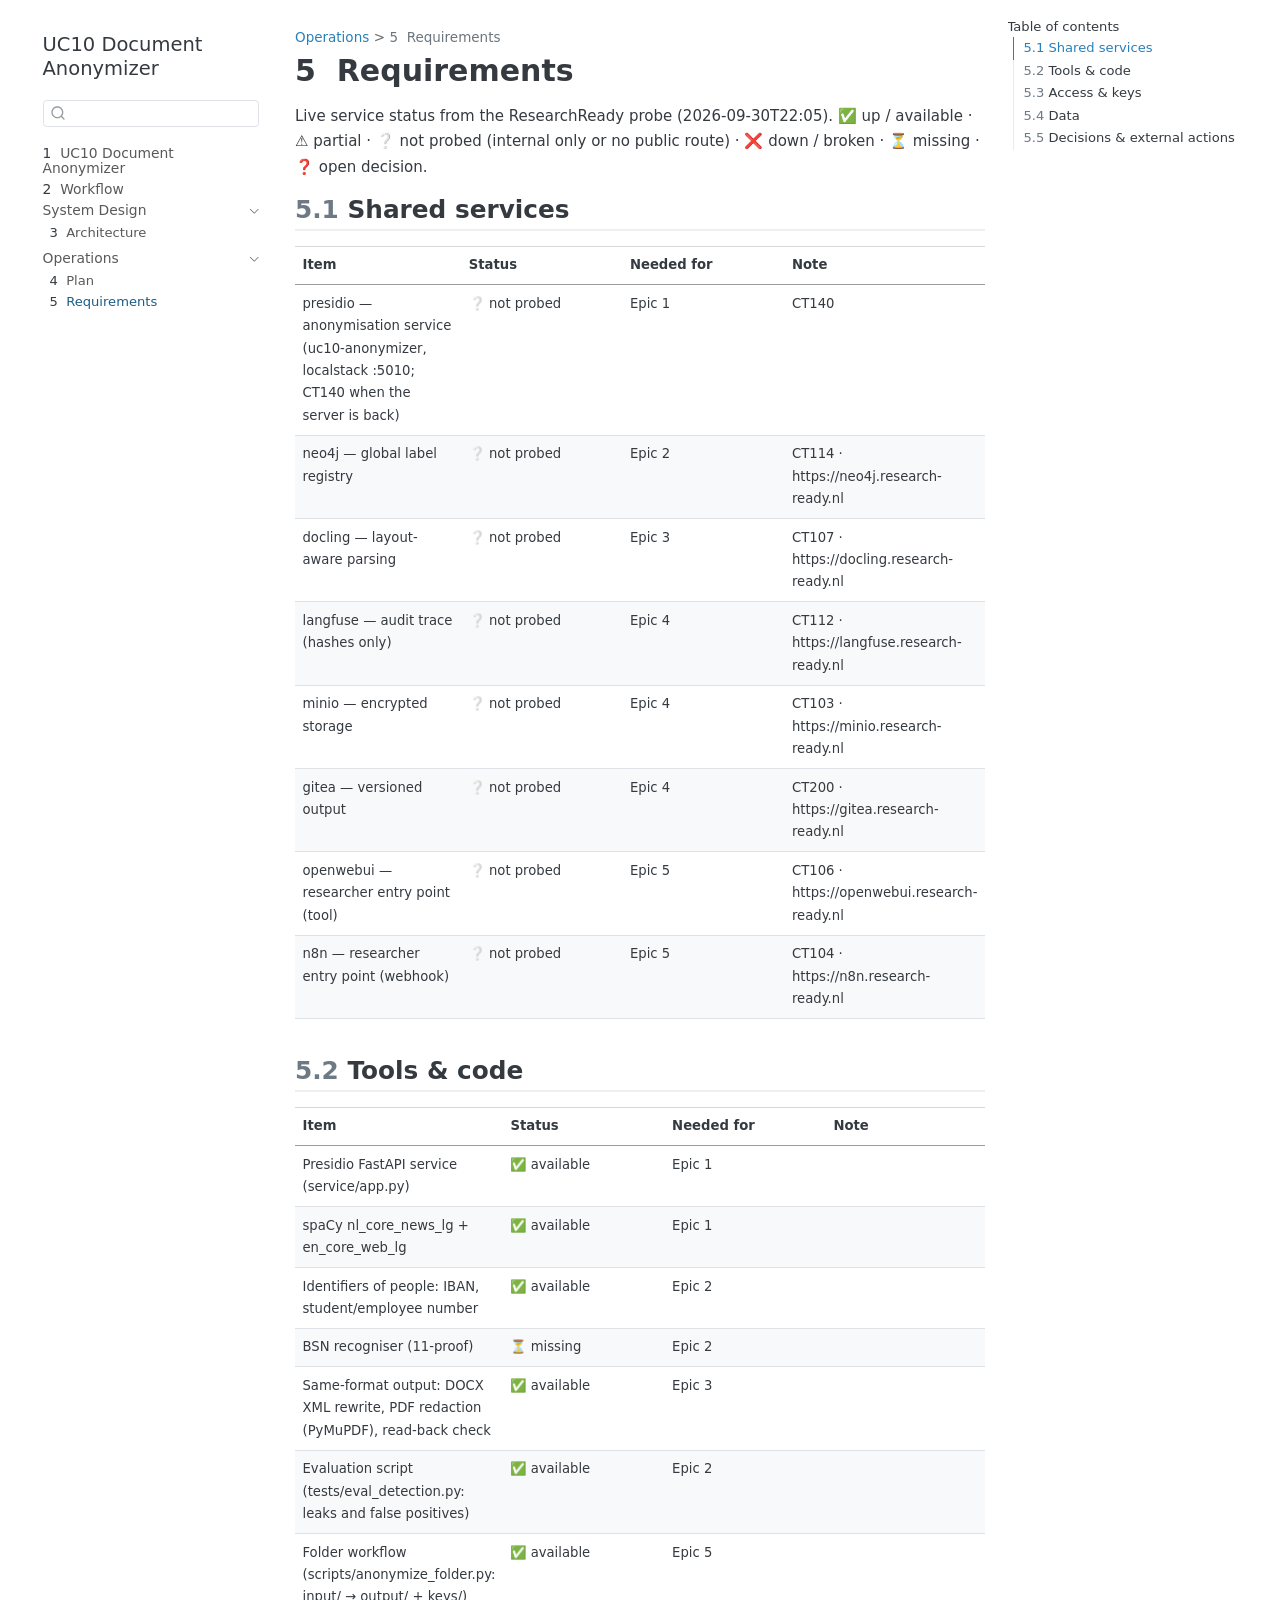
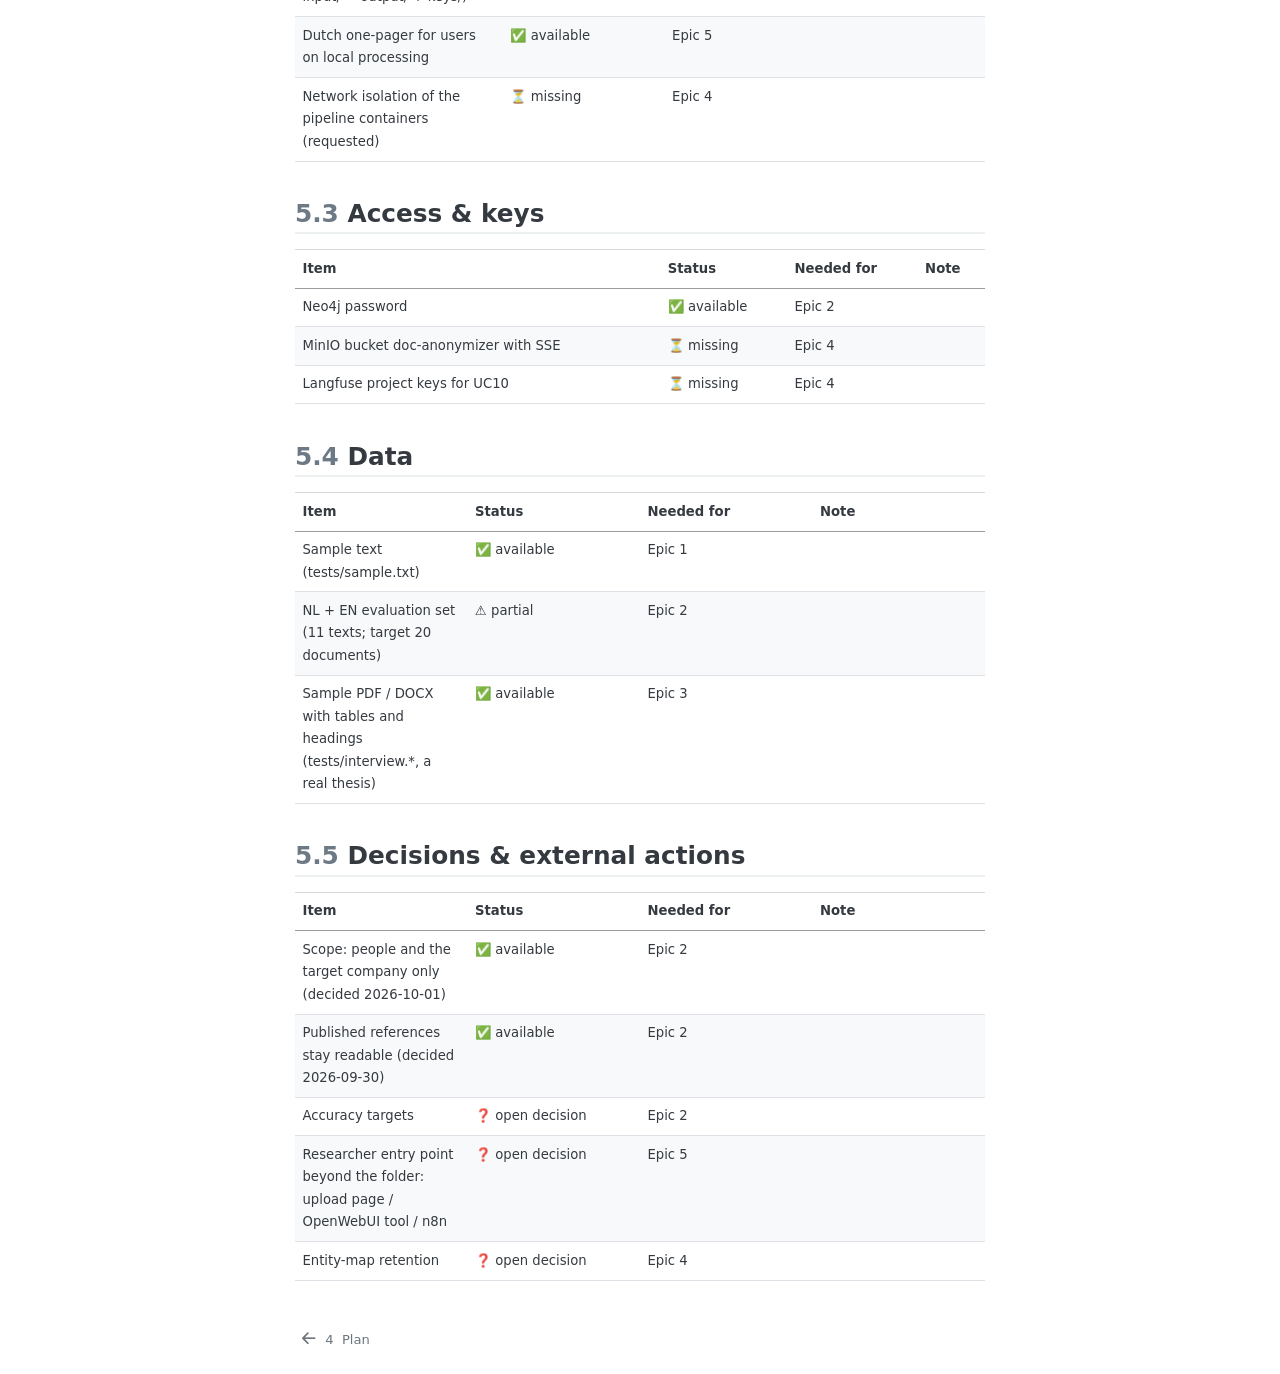
<file: docs/book/_book/requirements.html>
<!DOCTYPE html>
<html xmlns="http://www.w3.org/1999/xhtml" lang="en" xml:lang="en"><head>

<meta charset="utf-8">
<meta name="generator" content="quarto-1.7.31">

<meta name="viewport" content="width=device-width, initial-scale=1.0, user-scalable=yes">


<title>5&nbsp; Requirements – UC10 Document Anonymizer</title>
<style>
code{white-space: pre-wrap;}
span.smallcaps{font-variant: small-caps;}
div.columns{display: flex; gap: min(4vw, 1.5em);}
div.column{flex: auto; overflow-x: auto;}
div.hanging-indent{margin-left: 1.5em; text-indent: -1.5em;}
ul.task-list{list-style: none;}
ul.task-list li input[type="checkbox"] {
  width: 0.8em;
  margin: 0 0.8em 0.2em -1em; /* quarto-specific, see https://github.com/quarto-dev/quarto-cli/issues/4556 */ 
  vertical-align: middle;
}
</style>


<script src="site_libs/quarto-nav/quarto-nav.js"></script>
<script src="site_libs/quarto-nav/headroom.min.js"></script>
<script src="site_libs/clipboard/clipboard.min.js"></script>
<script src="site_libs/quarto-search/autocomplete.umd.js"></script>
<script src="site_libs/quarto-search/fuse.min.js"></script>
<script src="site_libs/quarto-search/quarto-search.js"></script>
<meta name="quarto:offset" content="./">
<link href="./plan.html" rel="prev">
<script src="site_libs/quarto-html/quarto.js" type="module"></script>
<script src="site_libs/quarto-html/tabsets/tabsets.js" type="module"></script>
<script src="site_libs/quarto-html/popper.min.js"></script>
<script src="site_libs/quarto-html/tippy.umd.min.js"></script>
<script src="site_libs/quarto-html/anchor.min.js"></script>
<link href="site_libs/quarto-html/tippy.css" rel="stylesheet">
<link href="site_libs/quarto-html/quarto-syntax-highlighting-e1a5c8363afafaef2c763b6775fbf3ca.css" rel="stylesheet" id="quarto-text-highlighting-styles">
<script src="site_libs/bootstrap/bootstrap.min.js"></script>
<link href="site_libs/bootstrap/bootstrap-icons.css" rel="stylesheet">
<link href="site_libs/bootstrap/bootstrap-1e847469e4c6865ecaf41c0721dfec4a.min.css" rel="stylesheet" append-hash="true" id="quarto-bootstrap" data-mode="light">
<script id="quarto-search-options" type="application/json">{
  "location": "sidebar",
  "copy-button": false,
  "collapse-after": 3,
  "panel-placement": "start",
  "type": "textbox",
  "limit": 50,
  "keyboard-shortcut": [
    "f",
    "/",
    "s"
  ],
  "show-item-context": false,
  "language": {
    "search-no-results-text": "No results",
    "search-matching-documents-text": "matching documents",
    "search-copy-link-title": "Copy link to search",
    "search-hide-matches-text": "Hide additional matches",
    "search-more-match-text": "more match in this document",
    "search-more-matches-text": "more matches in this document",
    "search-clear-button-title": "Clear",
    "search-text-placeholder": "",
    "search-detached-cancel-button-title": "Cancel",
    "search-submit-button-title": "Submit",
    "search-label": "Search"
  }
}</script>


</head>

<body class="nav-sidebar floating quarto-light">

<div id="quarto-search-results"></div>
  <header id="quarto-header" class="headroom fixed-top">
  <nav class="quarto-secondary-nav">
    <div class="container-fluid d-flex">
      <button type="button" class="quarto-btn-toggle btn" data-bs-toggle="collapse" role="button" data-bs-target=".quarto-sidebar-collapse-item" aria-controls="quarto-sidebar" aria-expanded="false" aria-label="Toggle sidebar navigation" onclick="if (window.quartoToggleHeadroom) { window.quartoToggleHeadroom(); }">
        <i class="bi bi-layout-text-sidebar-reverse"></i>
      </button>
        <nav class="quarto-page-breadcrumbs" aria-label="breadcrumb"><ol class="breadcrumb"><li class="breadcrumb-item"><a href="./plan.html">Operations</a></li><li class="breadcrumb-item"><a href="./requirements.html"><span class="chapter-number">5</span>&nbsp; <span class="chapter-title">Requirements</span></a></li></ol></nav>
        <a class="flex-grow-1" role="navigation" data-bs-toggle="collapse" data-bs-target=".quarto-sidebar-collapse-item" aria-controls="quarto-sidebar" aria-expanded="false" aria-label="Toggle sidebar navigation" onclick="if (window.quartoToggleHeadroom) { window.quartoToggleHeadroom(); }">      
        </a>
      <button type="button" class="btn quarto-search-button" aria-label="Search" onclick="window.quartoOpenSearch();">
        <i class="bi bi-search"></i>
      </button>
    </div>
  </nav>
</header>
<!-- content -->
<div id="quarto-content" class="quarto-container page-columns page-rows-contents page-layout-article">
<!-- sidebar -->
  <nav id="quarto-sidebar" class="sidebar collapse collapse-horizontal quarto-sidebar-collapse-item sidebar-navigation floating overflow-auto">
    <div class="pt-lg-2 mt-2 text-left sidebar-header">
    <div class="sidebar-title mb-0 py-0">
      <a href="./">UC10 Document Anonymizer</a> 
    </div>
      </div>
        <div class="mt-2 flex-shrink-0 align-items-center">
        <div class="sidebar-search">
        <div id="quarto-search" class="" title="Search"></div>
        </div>
        </div>
    <div class="sidebar-menu-container"> 
    <ul class="list-unstyled mt-1">
        <li class="sidebar-item">
  <div class="sidebar-item-container"> 
  <a href="./index.html" class="sidebar-item-text sidebar-link">
 <span class="menu-text"><span class="chapter-number">1</span>&nbsp; <span class="chapter-title">UC10 Document Anonymizer</span></span></a>
  </div>
</li>
        <li class="sidebar-item">
  <div class="sidebar-item-container"> 
  <a href="./workflow.html" class="sidebar-item-text sidebar-link">
 <span class="menu-text"><span class="chapter-number">2</span>&nbsp; <span class="chapter-title">Workflow</span></span></a>
  </div>
</li>
        <li class="sidebar-item sidebar-item-section">
      <div class="sidebar-item-container"> 
            <a class="sidebar-item-text sidebar-link text-start" data-bs-toggle="collapse" data-bs-target="#quarto-sidebar-section-1" role="navigation" aria-expanded="true">
 <span class="menu-text">System Design</span></a>
          <a class="sidebar-item-toggle text-start" data-bs-toggle="collapse" data-bs-target="#quarto-sidebar-section-1" role="navigation" aria-expanded="true" aria-label="Toggle section">
            <i class="bi bi-chevron-right ms-2"></i>
          </a> 
      </div>
      <ul id="quarto-sidebar-section-1" class="collapse list-unstyled sidebar-section depth1 show">  
          <li class="sidebar-item">
  <div class="sidebar-item-container"> 
  <a href="./architecture.html" class="sidebar-item-text sidebar-link">
 <span class="menu-text"><span class="chapter-number">3</span>&nbsp; <span class="chapter-title">Architecture</span></span></a>
  </div>
</li>
      </ul>
  </li>
        <li class="sidebar-item sidebar-item-section">
      <div class="sidebar-item-container"> 
            <a class="sidebar-item-text sidebar-link text-start" data-bs-toggle="collapse" data-bs-target="#quarto-sidebar-section-2" role="navigation" aria-expanded="true">
 <span class="menu-text">Operations</span></a>
          <a class="sidebar-item-toggle text-start" data-bs-toggle="collapse" data-bs-target="#quarto-sidebar-section-2" role="navigation" aria-expanded="true" aria-label="Toggle section">
            <i class="bi bi-chevron-right ms-2"></i>
          </a> 
      </div>
      <ul id="quarto-sidebar-section-2" class="collapse list-unstyled sidebar-section depth1 show">  
          <li class="sidebar-item">
  <div class="sidebar-item-container"> 
  <a href="./plan.html" class="sidebar-item-text sidebar-link">
 <span class="menu-text"><span class="chapter-number">4</span>&nbsp; <span class="chapter-title">Plan</span></span></a>
  </div>
</li>
          <li class="sidebar-item">
  <div class="sidebar-item-container"> 
  <a href="./requirements.html" class="sidebar-item-text sidebar-link active">
 <span class="menu-text"><span class="chapter-number">5</span>&nbsp; <span class="chapter-title">Requirements</span></span></a>
  </div>
</li>
      </ul>
  </li>
    </ul>
    </div>
</nav>
<div id="quarto-sidebar-glass" class="quarto-sidebar-collapse-item" data-bs-toggle="collapse" data-bs-target=".quarto-sidebar-collapse-item"></div>
<!-- margin-sidebar -->
    <div id="quarto-margin-sidebar" class="sidebar margin-sidebar">
        <nav id="TOC" role="doc-toc" class="toc-active">
    <h2 id="toc-title">Table of contents</h2>
   
  <ul>
  <li><a href="#shared-services" id="toc-shared-services" class="nav-link active" data-scroll-target="#shared-services"><span class="header-section-number">5.1</span> Shared services</a></li>
  <li><a href="#tools-code" id="toc-tools-code" class="nav-link" data-scroll-target="#tools-code"><span class="header-section-number">5.2</span> Tools &amp; code</a></li>
  <li><a href="#access-keys" id="toc-access-keys" class="nav-link" data-scroll-target="#access-keys"><span class="header-section-number">5.3</span> Access &amp; keys</a></li>
  <li><a href="#data" id="toc-data" class="nav-link" data-scroll-target="#data"><span class="header-section-number">5.4</span> Data</a></li>
  <li><a href="#decisions-external-actions" id="toc-decisions-external-actions" class="nav-link" data-scroll-target="#decisions-external-actions"><span class="header-section-number">5.5</span> Decisions &amp; external actions</a></li>
  </ul>
</nav>
    </div>
<!-- main -->
<main class="content" id="quarto-document-content">

<header id="title-block-header" class="quarto-title-block default"><nav class="quarto-page-breadcrumbs quarto-title-breadcrumbs d-none d-lg-block" aria-label="breadcrumb"><ol class="breadcrumb"><li class="breadcrumb-item"><a href="./plan.html">Operations</a></li><li class="breadcrumb-item"><a href="./requirements.html"><span class="chapter-number">5</span>&nbsp; <span class="chapter-title">Requirements</span></a></li></ol></nav>
<div class="quarto-title">
<h1 class="title"><span class="chapter-number">5</span>&nbsp; <span class="chapter-title">Requirements</span></h1>
</div>



<div class="quarto-title-meta">

    
  
    
  </div>
  


</header>


<!-- Generated from docs/requirements.yml by ResearchReady/workbook/scripts/workflows.py --write-repos. Edit the YAML, not this file. -->
<p>Live service status from the ResearchReady probe (2026-09-30T22:05). ✅ up / available · ⚠️ partial · ❔ not probed (internal only or no public route) · ❌ down / broken · ⏳ missing · ❓ open decision.</p>
<section id="shared-services" class="level2" data-number="5.1">
<h2 data-number="5.1" class="anchored" data-anchor-id="shared-services"><span class="header-section-number">5.1</span> Shared services</h2>
<table class="caption-top table">
<colgroup>
<col style="width: 25%">
<col style="width: 25%">
<col style="width: 25%">
<col style="width: 25%">
</colgroup>
<thead>
<tr class="header">
<th>Item</th>
<th>Status</th>
<th>Needed for</th>
<th>Note</th>
</tr>
</thead>
<tbody>
<tr class="odd">
<td>presidio — anonymisation service (uc10-anonymizer, localstack :5010; CT140 when the server is back)</td>
<td>❔ not probed</td>
<td>Epic 1</td>
<td>CT140</td>
</tr>
<tr class="even">
<td>neo4j — global label registry</td>
<td>❔ not probed</td>
<td>Epic 2</td>
<td>CT114 · https://neo4j.research-ready.nl</td>
</tr>
<tr class="odd">
<td>docling — layout-aware parsing</td>
<td>❔ not probed</td>
<td>Epic 3</td>
<td>CT107 · https://docling.research-ready.nl</td>
</tr>
<tr class="even">
<td>langfuse — audit trace (hashes only)</td>
<td>❔ not probed</td>
<td>Epic 4</td>
<td>CT112 · https://langfuse.research-ready.nl</td>
</tr>
<tr class="odd">
<td>minio — encrypted storage</td>
<td>❔ not probed</td>
<td>Epic 4</td>
<td>CT103 · https://minio.research-ready.nl</td>
</tr>
<tr class="even">
<td>gitea — versioned output</td>
<td>❔ not probed</td>
<td>Epic 4</td>
<td>CT200 · https://gitea.research-ready.nl</td>
</tr>
<tr class="odd">
<td>openwebui — researcher entry point (tool)</td>
<td>❔ not probed</td>
<td>Epic 5</td>
<td>CT106 · https://openwebui.research-ready.nl</td>
</tr>
<tr class="even">
<td>n8n — researcher entry point (webhook)</td>
<td>❔ not probed</td>
<td>Epic 5</td>
<td>CT104 · https://n8n.research-ready.nl</td>
</tr>
</tbody>
</table>
</section>
<section id="tools-code" class="level2" data-number="5.2">
<h2 data-number="5.2" class="anchored" data-anchor-id="tools-code"><span class="header-section-number">5.2</span> Tools &amp; code</h2>
<table class="caption-top table">
<colgroup>
<col style="width: 25%">
<col style="width: 25%">
<col style="width: 25%">
<col style="width: 25%">
</colgroup>
<thead>
<tr class="header">
<th>Item</th>
<th>Status</th>
<th>Needed for</th>
<th>Note</th>
</tr>
</thead>
<tbody>
<tr class="odd">
<td>Presidio FastAPI service (service/app.py)</td>
<td>✅ available</td>
<td>Epic 1</td>
<td></td>
</tr>
<tr class="even">
<td>spaCy nl_core_news_lg + en_core_web_lg</td>
<td>✅ available</td>
<td>Epic 1</td>
<td></td>
</tr>
<tr class="odd">
<td>Identifiers of people: IBAN, student/employee number</td>
<td>✅ available</td>
<td>Epic 2</td>
<td></td>
</tr>
<tr class="even">
<td>BSN recogniser (11-proof)</td>
<td>⏳ missing</td>
<td>Epic 2</td>
<td></td>
</tr>
<tr class="odd">
<td>Same-format output: DOCX XML rewrite, PDF redaction (PyMuPDF), read-back check</td>
<td>✅ available</td>
<td>Epic 3</td>
<td></td>
</tr>
<tr class="even">
<td>Evaluation script (tests/eval_detection.py: leaks and false positives)</td>
<td>✅ available</td>
<td>Epic 2</td>
<td></td>
</tr>
<tr class="odd">
<td>Folder workflow (scripts/anonymize_folder.py: input/ → output/ + keys/)</td>
<td>✅ available</td>
<td>Epic 5</td>
<td></td>
</tr>
<tr class="even">
<td>Dutch one-pager for users on local processing</td>
<td>✅ available</td>
<td>Epic 5</td>
<td></td>
</tr>
<tr class="odd">
<td>Network isolation of the pipeline containers (requested)</td>
<td>⏳ missing</td>
<td>Epic 4</td>
<td></td>
</tr>
</tbody>
</table>
</section>
<section id="access-keys" class="level2" data-number="5.3">
<h2 data-number="5.3" class="anchored" data-anchor-id="access-keys"><span class="header-section-number">5.3</span> Access &amp; keys</h2>
<table class="caption-top table">
<thead>
<tr class="header">
<th>Item</th>
<th>Status</th>
<th>Needed for</th>
<th>Note</th>
</tr>
</thead>
<tbody>
<tr class="odd">
<td>Neo4j password</td>
<td>✅ available</td>
<td>Epic 2</td>
<td></td>
</tr>
<tr class="even">
<td>MinIO bucket doc-anonymizer with SSE</td>
<td>⏳ missing</td>
<td>Epic 4</td>
<td></td>
</tr>
<tr class="odd">
<td>Langfuse project keys for UC10</td>
<td>⏳ missing</td>
<td>Epic 4</td>
<td></td>
</tr>
</tbody>
</table>
</section>
<section id="data" class="level2" data-number="5.4">
<h2 data-number="5.4" class="anchored" data-anchor-id="data"><span class="header-section-number">5.4</span> Data</h2>
<table class="caption-top table">
<colgroup>
<col style="width: 25%">
<col style="width: 25%">
<col style="width: 25%">
<col style="width: 25%">
</colgroup>
<thead>
<tr class="header">
<th>Item</th>
<th>Status</th>
<th>Needed for</th>
<th>Note</th>
</tr>
</thead>
<tbody>
<tr class="odd">
<td>Sample text (tests/sample.txt)</td>
<td>✅ available</td>
<td>Epic 1</td>
<td></td>
</tr>
<tr class="even">
<td>NL + EN evaluation set (11 texts; target 20 documents)</td>
<td>⚠️ partial</td>
<td>Epic 2</td>
<td></td>
</tr>
<tr class="odd">
<td>Sample PDF / DOCX with tables and headings (tests/interview.*, a real thesis)</td>
<td>✅ available</td>
<td>Epic 3</td>
<td></td>
</tr>
</tbody>
</table>
</section>
<section id="decisions-external-actions" class="level2" data-number="5.5">
<h2 data-number="5.5" class="anchored" data-anchor-id="decisions-external-actions"><span class="header-section-number">5.5</span> Decisions &amp; external actions</h2>
<table class="caption-top table">
<colgroup>
<col style="width: 25%">
<col style="width: 25%">
<col style="width: 25%">
<col style="width: 25%">
</colgroup>
<thead>
<tr class="header">
<th>Item</th>
<th>Status</th>
<th>Needed for</th>
<th>Note</th>
</tr>
</thead>
<tbody>
<tr class="odd">
<td>Scope: people and the target company only (decided 2026-10-01)</td>
<td>✅ available</td>
<td>Epic 2</td>
<td></td>
</tr>
<tr class="even">
<td>Published references stay readable (decided 2026-09-30)</td>
<td>✅ available</td>
<td>Epic 2</td>
<td></td>
</tr>
<tr class="odd">
<td>Accuracy targets</td>
<td>❓ open decision</td>
<td>Epic 2</td>
<td></td>
</tr>
<tr class="even">
<td>Researcher entry point beyond the folder: upload page / OpenWebUI tool / n8n</td>
<td>❓ open decision</td>
<td>Epic 5</td>
<td></td>
</tr>
<tr class="odd">
<td>Entity-map retention</td>
<td>❓ open decision</td>
<td>Epic 4</td>
<td></td>
</tr>
</tbody>
</table>


</section>

</main> <!-- /main -->
<script id="quarto-html-after-body" type="application/javascript">
  window.document.addEventListener("DOMContentLoaded", function (event) {
    const icon = "";
    const anchorJS = new window.AnchorJS();
    anchorJS.options = {
      placement: 'right',
      icon: icon
    };
    anchorJS.add('.anchored');
    const isCodeAnnotation = (el) => {
      for (const clz of el.classList) {
        if (clz.startsWith('code-annotation-')) {                     
          return true;
        }
      }
      return false;
    }
    const onCopySuccess = function(e) {
      // button target
      const button = e.trigger;
      // don't keep focus
      button.blur();
      // flash "checked"
      button.classList.add('code-copy-button-checked');
      var currentTitle = button.getAttribute("title");
      button.setAttribute("title", "Copied!");
      let tooltip;
      if (window.bootstrap) {
        button.setAttribute("data-bs-toggle", "tooltip");
        button.setAttribute("data-bs-placement", "left");
        button.setAttribute("data-bs-title", "Copied!");
        tooltip = new bootstrap.Tooltip(button, 
          { trigger: "manual", 
            customClass: "code-copy-button-tooltip",
            offset: [0, -8]});
        tooltip.show();    
      }
      setTimeout(function() {
        if (tooltip) {
          tooltip.hide();
          button.removeAttribute("data-bs-title");
          button.removeAttribute("data-bs-toggle");
          button.removeAttribute("data-bs-placement");
        }
        button.setAttribute("title", currentTitle);
        button.classList.remove('code-copy-button-checked');
      }, 1000);
      // clear code selection
      e.clearSelection();
    }
    const getTextToCopy = function(trigger) {
        const codeEl = trigger.previousElementSibling.cloneNode(true);
        for (const childEl of codeEl.children) {
          if (isCodeAnnotation(childEl)) {
            childEl.remove();
          }
        }
        return codeEl.innerText;
    }
    const clipboard = new window.ClipboardJS('.code-copy-button:not([data-in-quarto-modal])', {
      text: getTextToCopy
    });
    clipboard.on('success', onCopySuccess);
    if (window.document.getElementById('quarto-embedded-source-code-modal')) {
      const clipboardModal = new window.ClipboardJS('.code-copy-button[data-in-quarto-modal]', {
        text: getTextToCopy,
        container: window.document.getElementById('quarto-embedded-source-code-modal')
      });
      clipboardModal.on('success', onCopySuccess);
    }
      var localhostRegex = new RegExp(/^(?:http|https):\/\/localhost\:?[0-9]*\//);
      var mailtoRegex = new RegExp(/^mailto:/);
        var filterRegex = new RegExp('/' + window.location.host + '/');
      var isInternal = (href) => {
          return filterRegex.test(href) || localhostRegex.test(href) || mailtoRegex.test(href);
      }
      // Inspect non-navigation links and adorn them if external
     var links = window.document.querySelectorAll('a[href]:not(.nav-link):not(.navbar-brand):not(.toc-action):not(.sidebar-link):not(.sidebar-item-toggle):not(.pagination-link):not(.no-external):not([aria-hidden]):not(.dropdown-item):not(.quarto-navigation-tool):not(.about-link)');
      for (var i=0; i<links.length; i++) {
        const link = links[i];
        if (!isInternal(link.href)) {
          // undo the damage that might have been done by quarto-nav.js in the case of
          // links that we want to consider external
          if (link.dataset.originalHref !== undefined) {
            link.href = link.dataset.originalHref;
          }
        }
      }
    function tippyHover(el, contentFn, onTriggerFn, onUntriggerFn) {
      const config = {
        allowHTML: true,
        maxWidth: 500,
        delay: 100,
        arrow: false,
        appendTo: function(el) {
            return el.parentElement;
        },
        interactive: true,
        interactiveBorder: 10,
        theme: 'quarto',
        placement: 'bottom-start',
      };
      if (contentFn) {
        config.content = contentFn;
      }
      if (onTriggerFn) {
        config.onTrigger = onTriggerFn;
      }
      if (onUntriggerFn) {
        config.onUntrigger = onUntriggerFn;
      }
      window.tippy(el, config); 
    }
    const noterefs = window.document.querySelectorAll('a[role="doc-noteref"]');
    for (var i=0; i<noterefs.length; i++) {
      const ref = noterefs[i];
      tippyHover(ref, function() {
        // use id or data attribute instead here
        let href = ref.getAttribute('data-footnote-href') || ref.getAttribute('href');
        try { href = new URL(href).hash; } catch {}
        const id = href.replace(/^#\/?/, "");
        const note = window.document.getElementById(id);
        if (note) {
          return note.innerHTML;
        } else {
          return "";
        }
      });
    }
    const xrefs = window.document.querySelectorAll('a.quarto-xref');
    const processXRef = (id, note) => {
      // Strip column container classes
      const stripColumnClz = (el) => {
        el.classList.remove("page-full", "page-columns");
        if (el.children) {
          for (const child of el.children) {
            stripColumnClz(child);
          }
        }
      }
      stripColumnClz(note)
      if (id === null || id.startsWith('sec-')) {
        // Special case sections, only their first couple elements
        const container = document.createElement("div");
        if (note.children && note.children.length > 2) {
          container.appendChild(note.children[0].cloneNode(true));
          for (let i = 1; i < note.children.length; i++) {
            const child = note.children[i];
            if (child.tagName === "P" && child.innerText === "") {
              continue;
            } else {
              container.appendChild(child.cloneNode(true));
              break;
            }
          }
          if (window.Quarto?.typesetMath) {
            window.Quarto.typesetMath(container);
          }
          return container.innerHTML
        } else {
          if (window.Quarto?.typesetMath) {
            window.Quarto.typesetMath(note);
          }
          return note.innerHTML;
        }
      } else {
        // Remove any anchor links if they are present
        const anchorLink = note.querySelector('a.anchorjs-link');
        if (anchorLink) {
          anchorLink.remove();
        }
        if (window.Quarto?.typesetMath) {
          window.Quarto.typesetMath(note);
        }
        if (note.classList.contains("callout")) {
          return note.outerHTML;
        } else {
          return note.innerHTML;
        }
      }
    }
    for (var i=0; i<xrefs.length; i++) {
      const xref = xrefs[i];
      tippyHover(xref, undefined, function(instance) {
        instance.disable();
        let url = xref.getAttribute('href');
        let hash = undefined; 
        if (url.startsWith('#')) {
          hash = url;
        } else {
          try { hash = new URL(url).hash; } catch {}
        }
        if (hash) {
          const id = hash.replace(/^#\/?/, "");
          const note = window.document.getElementById(id);
          if (note !== null) {
            try {
              const html = processXRef(id, note.cloneNode(true));
              instance.setContent(html);
            } finally {
              instance.enable();
              instance.show();
            }
          } else {
            // See if we can fetch this
            fetch(url.split('#')[0])
            .then(res => res.text())
            .then(html => {
              const parser = new DOMParser();
              const htmlDoc = parser.parseFromString(html, "text/html");
              const note = htmlDoc.getElementById(id);
              if (note !== null) {
                const html = processXRef(id, note);
                instance.setContent(html);
              } 
            }).finally(() => {
              instance.enable();
              instance.show();
            });
          }
        } else {
          // See if we can fetch a full url (with no hash to target)
          // This is a special case and we should probably do some content thinning / targeting
          fetch(url)
          .then(res => res.text())
          .then(html => {
            const parser = new DOMParser();
            const htmlDoc = parser.parseFromString(html, "text/html");
            const note = htmlDoc.querySelector('main.content');
            if (note !== null) {
              // This should only happen for chapter cross references
              // (since there is no id in the URL)
              // remove the first header
              if (note.children.length > 0 && note.children[0].tagName === "HEADER") {
                note.children[0].remove();
              }
              const html = processXRef(null, note);
              instance.setContent(html);
            } 
          }).finally(() => {
            instance.enable();
            instance.show();
          });
        }
      }, function(instance) {
      });
    }
        let selectedAnnoteEl;
        const selectorForAnnotation = ( cell, annotation) => {
          let cellAttr = 'data-code-cell="' + cell + '"';
          let lineAttr = 'data-code-annotation="' +  annotation + '"';
          const selector = 'span[' + cellAttr + '][' + lineAttr + ']';
          return selector;
        }
        const selectCodeLines = (annoteEl) => {
          const doc = window.document;
          const targetCell = annoteEl.getAttribute("data-target-cell");
          const targetAnnotation = annoteEl.getAttribute("data-target-annotation");
          const annoteSpan = window.document.querySelector(selectorForAnnotation(targetCell, targetAnnotation));
          const lines = annoteSpan.getAttribute("data-code-lines").split(",");
          const lineIds = lines.map((line) => {
            return targetCell + "-" + line;
          })
          let top = null;
          let height = null;
          let parent = null;
          if (lineIds.length > 0) {
              //compute the position of the single el (top and bottom and make a div)
              const el = window.document.getElementById(lineIds[0]);
              top = el.offsetTop;
              height = el.offsetHeight;
              parent = el.parentElement.parentElement;
            if (lineIds.length > 1) {
              const lastEl = window.document.getElementById(lineIds[lineIds.length - 1]);
              const bottom = lastEl.offsetTop + lastEl.offsetHeight;
              height = bottom - top;
            }
            if (top !== null && height !== null && parent !== null) {
              // cook up a div (if necessary) and position it 
              let div = window.document.getElementById("code-annotation-line-highlight");
              if (div === null) {
                div = window.document.createElement("div");
                div.setAttribute("id", "code-annotation-line-highlight");
                div.style.position = 'absolute';
                parent.appendChild(div);
              }
              div.style.top = top - 2 + "px";
              div.style.height = height + 4 + "px";
              div.style.left = 0;
              let gutterDiv = window.document.getElementById("code-annotation-line-highlight-gutter");
              if (gutterDiv === null) {
                gutterDiv = window.document.createElement("div");
                gutterDiv.setAttribute("id", "code-annotation-line-highlight-gutter");
                gutterDiv.style.position = 'absolute';
                const codeCell = window.document.getElementById(targetCell);
                const gutter = codeCell.querySelector('.code-annotation-gutter');
                gutter.appendChild(gutterDiv);
              }
              gutterDiv.style.top = top - 2 + "px";
              gutterDiv.style.height = height + 4 + "px";
            }
            selectedAnnoteEl = annoteEl;
          }
        };
        const unselectCodeLines = () => {
          const elementsIds = ["code-annotation-line-highlight", "code-annotation-line-highlight-gutter"];
          elementsIds.forEach((elId) => {
            const div = window.document.getElementById(elId);
            if (div) {
              div.remove();
            }
          });
          selectedAnnoteEl = undefined;
        };
          // Handle positioning of the toggle
      window.addEventListener(
        "resize",
        throttle(() => {
          elRect = undefined;
          if (selectedAnnoteEl) {
            selectCodeLines(selectedAnnoteEl);
          }
        }, 10)
      );
      function throttle(fn, ms) {
      let throttle = false;
      let timer;
        return (...args) => {
          if(!throttle) { // first call gets through
              fn.apply(this, args);
              throttle = true;
          } else { // all the others get throttled
              if(timer) clearTimeout(timer); // cancel #2
              timer = setTimeout(() => {
                fn.apply(this, args);
                timer = throttle = false;
              }, ms);
          }
        };
      }
        // Attach click handler to the DT
        const annoteDls = window.document.querySelectorAll('dt[data-target-cell]');
        for (const annoteDlNode of annoteDls) {
          annoteDlNode.addEventListener('click', (event) => {
            const clickedEl = event.target;
            if (clickedEl !== selectedAnnoteEl) {
              unselectCodeLines();
              const activeEl = window.document.querySelector('dt[data-target-cell].code-annotation-active');
              if (activeEl) {
                activeEl.classList.remove('code-annotation-active');
              }
              selectCodeLines(clickedEl);
              clickedEl.classList.add('code-annotation-active');
            } else {
              // Unselect the line
              unselectCodeLines();
              clickedEl.classList.remove('code-annotation-active');
            }
          });
        }
    const findCites = (el) => {
      const parentEl = el.parentElement;
      if (parentEl) {
        const cites = parentEl.dataset.cites;
        if (cites) {
          return {
            el,
            cites: cites.split(' ')
          };
        } else {
          return findCites(el.parentElement)
        }
      } else {
        return undefined;
      }
    };
    var bibliorefs = window.document.querySelectorAll('a[role="doc-biblioref"]');
    for (var i=0; i<bibliorefs.length; i++) {
      const ref = bibliorefs[i];
      const citeInfo = findCites(ref);
      if (citeInfo) {
        tippyHover(citeInfo.el, function() {
          var popup = window.document.createElement('div');
          citeInfo.cites.forEach(function(cite) {
            var citeDiv = window.document.createElement('div');
            citeDiv.classList.add('hanging-indent');
            citeDiv.classList.add('csl-entry');
            var biblioDiv = window.document.getElementById('ref-' + cite);
            if (biblioDiv) {
              citeDiv.innerHTML = biblioDiv.innerHTML;
            }
            popup.appendChild(citeDiv);
          });
          return popup.innerHTML;
        });
      }
    }
  });
  </script>
<nav class="page-navigation">
  <div class="nav-page nav-page-previous">
      <a href="./plan.html" class="pagination-link" aria-label="Plan">
        <i class="bi bi-arrow-left-short"></i> <span class="nav-page-text"><span class="chapter-number">4</span>&nbsp; <span class="chapter-title">Plan</span></span>
      </a>          
  </div>
  <div class="nav-page nav-page-next">
  </div>
</nav>
</div> <!-- /content -->




</body></html>
</file>
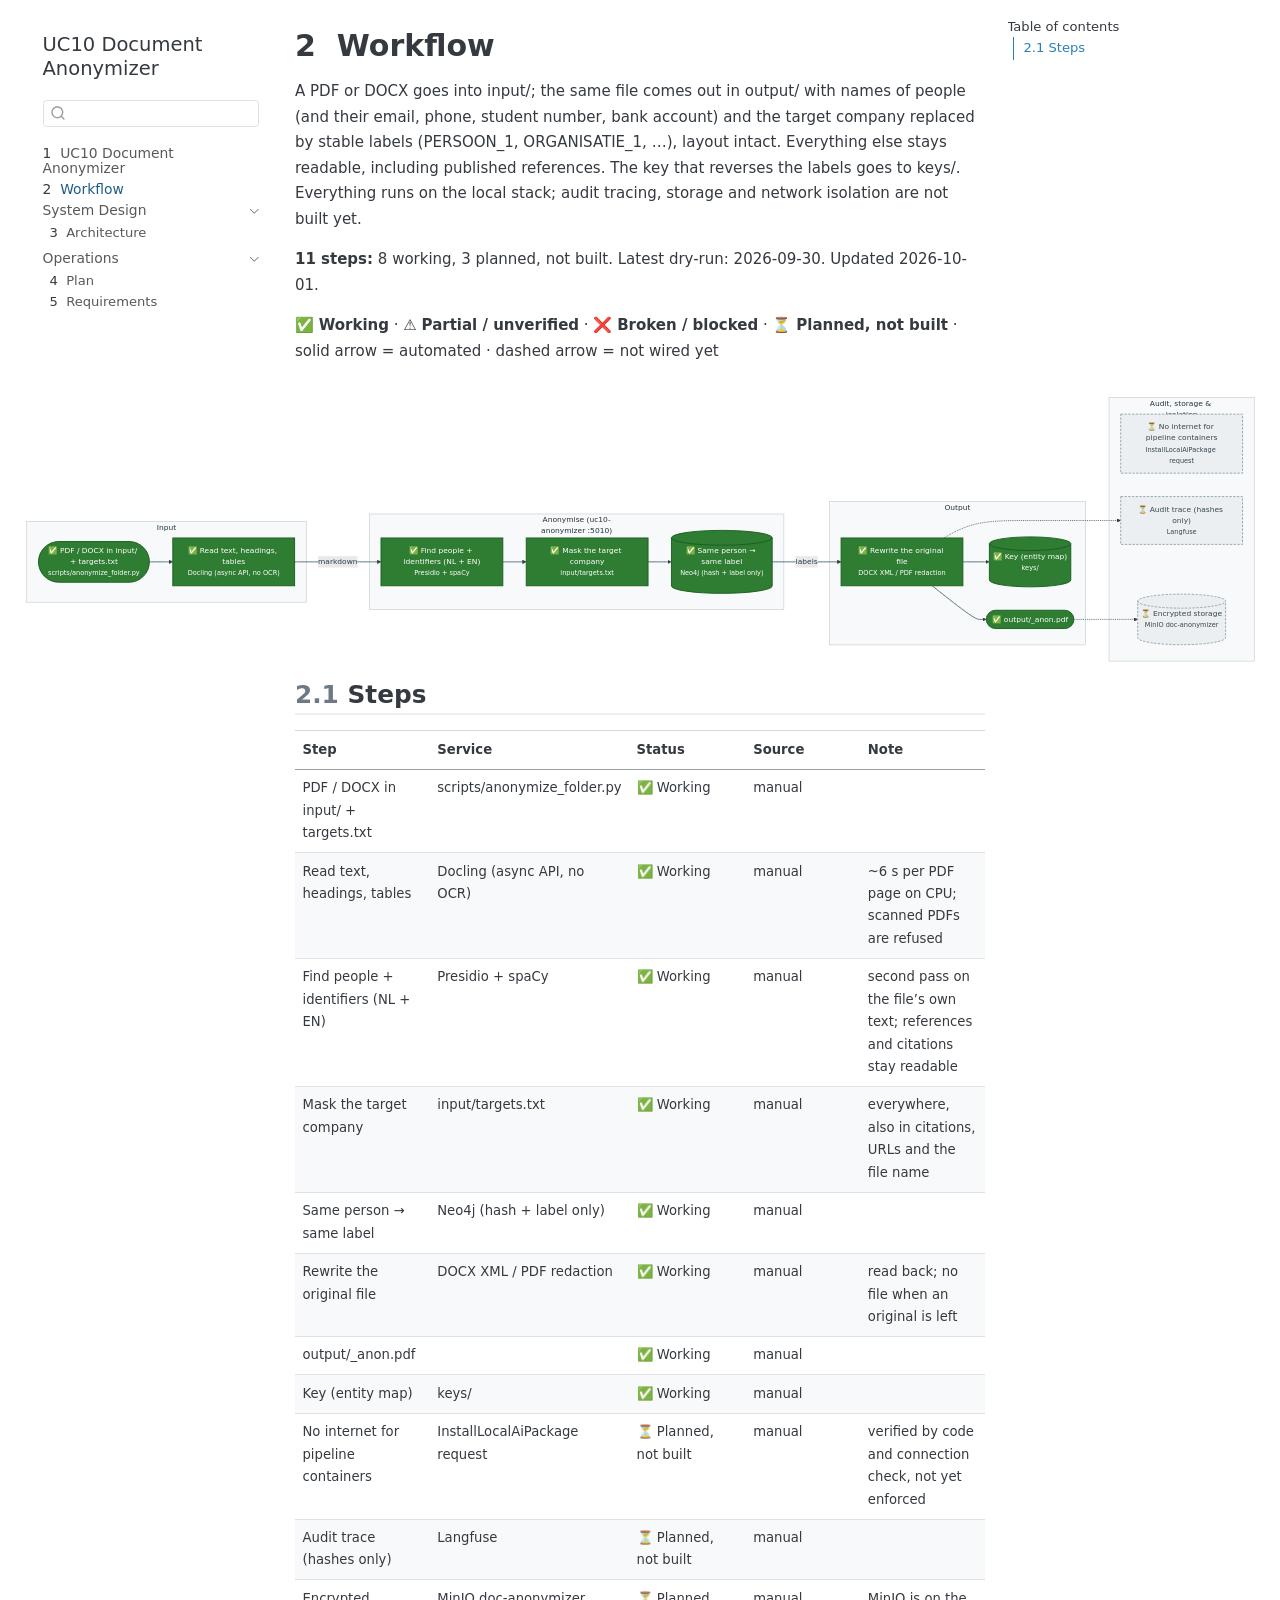
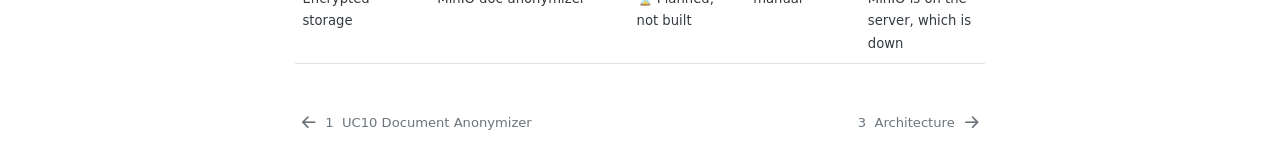
<file: docs/book/_book/workflow.html>
<!DOCTYPE html>
<html xmlns="http://www.w3.org/1999/xhtml" lang="en" xml:lang="en"><head>

<meta charset="utf-8">
<meta name="generator" content="quarto-1.7.31">

<meta name="viewport" content="width=device-width, initial-scale=1.0, user-scalable=yes">


<title>2&nbsp; Workflow – UC10 Document Anonymizer</title>
<style>
code{white-space: pre-wrap;}
span.smallcaps{font-variant: small-caps;}
div.columns{display: flex; gap: min(4vw, 1.5em);}
div.column{flex: auto; overflow-x: auto;}
div.hanging-indent{margin-left: 1.5em; text-indent: -1.5em;}
ul.task-list{list-style: none;}
ul.task-list li input[type="checkbox"] {
  width: 0.8em;
  margin: 0 0.8em 0.2em -1em; /* quarto-specific, see https://github.com/quarto-dev/quarto-cli/issues/4556 */ 
  vertical-align: middle;
}
</style>


<script src="site_libs/quarto-nav/quarto-nav.js"></script>
<script src="site_libs/quarto-nav/headroom.min.js"></script>
<script src="site_libs/clipboard/clipboard.min.js"></script>
<script src="site_libs/quarto-search/autocomplete.umd.js"></script>
<script src="site_libs/quarto-search/fuse.min.js"></script>
<script src="site_libs/quarto-search/quarto-search.js"></script>
<meta name="quarto:offset" content="./">
<link href="./architecture.html" rel="next">
<link href="./index.html" rel="prev">
<script src="site_libs/quarto-html/quarto.js" type="module"></script>
<script src="site_libs/quarto-html/tabsets/tabsets.js" type="module"></script>
<script src="site_libs/quarto-html/popper.min.js"></script>
<script src="site_libs/quarto-html/tippy.umd.min.js"></script>
<script src="site_libs/quarto-html/anchor.min.js"></script>
<link href="site_libs/quarto-html/tippy.css" rel="stylesheet">
<link href="site_libs/quarto-html/quarto-syntax-highlighting-e1a5c8363afafaef2c763b6775fbf3ca.css" rel="stylesheet" id="quarto-text-highlighting-styles">
<script src="site_libs/bootstrap/bootstrap.min.js"></script>
<link href="site_libs/bootstrap/bootstrap-icons.css" rel="stylesheet">
<link href="site_libs/bootstrap/bootstrap-1e847469e4c6865ecaf41c0721dfec4a.min.css" rel="stylesheet" append-hash="true" id="quarto-bootstrap" data-mode="light">
<script id="quarto-search-options" type="application/json">{
  "location": "sidebar",
  "copy-button": false,
  "collapse-after": 3,
  "panel-placement": "start",
  "type": "textbox",
  "limit": 50,
  "keyboard-shortcut": [
    "f",
    "/",
    "s"
  ],
  "show-item-context": false,
  "language": {
    "search-no-results-text": "No results",
    "search-matching-documents-text": "matching documents",
    "search-copy-link-title": "Copy link to search",
    "search-hide-matches-text": "Hide additional matches",
    "search-more-match-text": "more match in this document",
    "search-more-matches-text": "more matches in this document",
    "search-clear-button-title": "Clear",
    "search-text-placeholder": "",
    "search-detached-cancel-button-title": "Cancel",
    "search-submit-button-title": "Submit",
    "search-label": "Search"
  }
}</script>
<script src="site_libs/quarto-diagram/mermaid.min.js"></script>
<script src="site_libs/quarto-diagram/mermaid-init.js"></script>
<link href="site_libs/quarto-diagram/mermaid.css" rel="stylesheet">


</head>

<body class="nav-sidebar floating quarto-light">

<div id="quarto-search-results"></div>
  <header id="quarto-header" class="headroom fixed-top">
  <nav class="quarto-secondary-nav">
    <div class="container-fluid d-flex">
      <button type="button" class="quarto-btn-toggle btn" data-bs-toggle="collapse" role="button" data-bs-target=".quarto-sidebar-collapse-item" aria-controls="quarto-sidebar" aria-expanded="false" aria-label="Toggle sidebar navigation" onclick="if (window.quartoToggleHeadroom) { window.quartoToggleHeadroom(); }">
        <i class="bi bi-layout-text-sidebar-reverse"></i>
      </button>
        <nav class="quarto-page-breadcrumbs" aria-label="breadcrumb"><ol class="breadcrumb"><li class="breadcrumb-item"><a href="./workflow.html"><span class="chapter-number">2</span>&nbsp; <span class="chapter-title">Workflow</span></a></li></ol></nav>
        <a class="flex-grow-1" role="navigation" data-bs-toggle="collapse" data-bs-target=".quarto-sidebar-collapse-item" aria-controls="quarto-sidebar" aria-expanded="false" aria-label="Toggle sidebar navigation" onclick="if (window.quartoToggleHeadroom) { window.quartoToggleHeadroom(); }">      
        </a>
      <button type="button" class="btn quarto-search-button" aria-label="Search" onclick="window.quartoOpenSearch();">
        <i class="bi bi-search"></i>
      </button>
    </div>
  </nav>
</header>
<!-- content -->
<div id="quarto-content" class="quarto-container page-columns page-rows-contents page-layout-article">
<!-- sidebar -->
  <nav id="quarto-sidebar" class="sidebar collapse collapse-horizontal quarto-sidebar-collapse-item sidebar-navigation floating overflow-auto">
    <div class="pt-lg-2 mt-2 text-left sidebar-header">
    <div class="sidebar-title mb-0 py-0">
      <a href="./">UC10 Document Anonymizer</a> 
    </div>
      </div>
        <div class="mt-2 flex-shrink-0 align-items-center">
        <div class="sidebar-search">
        <div id="quarto-search" class="" title="Search"></div>
        </div>
        </div>
    <div class="sidebar-menu-container"> 
    <ul class="list-unstyled mt-1">
        <li class="sidebar-item">
  <div class="sidebar-item-container"> 
  <a href="./index.html" class="sidebar-item-text sidebar-link">
 <span class="menu-text"><span class="chapter-number">1</span>&nbsp; <span class="chapter-title">UC10 Document Anonymizer</span></span></a>
  </div>
</li>
        <li class="sidebar-item">
  <div class="sidebar-item-container"> 
  <a href="./workflow.html" class="sidebar-item-text sidebar-link active">
 <span class="menu-text"><span class="chapter-number">2</span>&nbsp; <span class="chapter-title">Workflow</span></span></a>
  </div>
</li>
        <li class="sidebar-item sidebar-item-section">
      <div class="sidebar-item-container"> 
            <a class="sidebar-item-text sidebar-link text-start" data-bs-toggle="collapse" data-bs-target="#quarto-sidebar-section-1" role="navigation" aria-expanded="true">
 <span class="menu-text">System Design</span></a>
          <a class="sidebar-item-toggle text-start" data-bs-toggle="collapse" data-bs-target="#quarto-sidebar-section-1" role="navigation" aria-expanded="true" aria-label="Toggle section">
            <i class="bi bi-chevron-right ms-2"></i>
          </a> 
      </div>
      <ul id="quarto-sidebar-section-1" class="collapse list-unstyled sidebar-section depth1 show">  
          <li class="sidebar-item">
  <div class="sidebar-item-container"> 
  <a href="./architecture.html" class="sidebar-item-text sidebar-link">
 <span class="menu-text"><span class="chapter-number">3</span>&nbsp; <span class="chapter-title">Architecture</span></span></a>
  </div>
</li>
      </ul>
  </li>
        <li class="sidebar-item sidebar-item-section">
      <div class="sidebar-item-container"> 
            <a class="sidebar-item-text sidebar-link text-start" data-bs-toggle="collapse" data-bs-target="#quarto-sidebar-section-2" role="navigation" aria-expanded="true">
 <span class="menu-text">Operations</span></a>
          <a class="sidebar-item-toggle text-start" data-bs-toggle="collapse" data-bs-target="#quarto-sidebar-section-2" role="navigation" aria-expanded="true" aria-label="Toggle section">
            <i class="bi bi-chevron-right ms-2"></i>
          </a> 
      </div>
      <ul id="quarto-sidebar-section-2" class="collapse list-unstyled sidebar-section depth1 show">  
          <li class="sidebar-item">
  <div class="sidebar-item-container"> 
  <a href="./plan.html" class="sidebar-item-text sidebar-link">
 <span class="menu-text"><span class="chapter-number">4</span>&nbsp; <span class="chapter-title">Plan</span></span></a>
  </div>
</li>
          <li class="sidebar-item">
  <div class="sidebar-item-container"> 
  <a href="./requirements.html" class="sidebar-item-text sidebar-link">
 <span class="menu-text"><span class="chapter-number">5</span>&nbsp; <span class="chapter-title">Requirements</span></span></a>
  </div>
</li>
      </ul>
  </li>
    </ul>
    </div>
</nav>
<div id="quarto-sidebar-glass" class="quarto-sidebar-collapse-item" data-bs-toggle="collapse" data-bs-target=".quarto-sidebar-collapse-item"></div>
<!-- margin-sidebar -->
    <div id="quarto-margin-sidebar" class="sidebar margin-sidebar">
        <nav id="TOC" role="doc-toc" class="toc-active">
    <h2 id="toc-title">Table of contents</h2>
   
  <ul>
  <li><a href="#steps" id="toc-steps" class="nav-link active" data-scroll-target="#steps"><span class="header-section-number">2.1</span> Steps</a></li>
  </ul>
</nav>
    </div>
<!-- main -->
<main class="content page-columns page-full" id="quarto-document-content">

<header id="title-block-header" class="quarto-title-block default">
<div class="quarto-title">
<h1 class="title"><span class="chapter-number">2</span>&nbsp; <span class="chapter-title">Workflow</span></h1>
</div>



<div class="quarto-title-meta">

    
  
    
  </div>
  


</header>


<!-- Generated from docs/workflow.yml by ResearchReady/workbook/scripts/workflows.py --write-repos. Edit the YAML, not this file. -->
<p>A PDF or DOCX goes into input/; the same file comes out in output/ with names of people (and their email, phone, student number, bank account) and the target company replaced by stable labels (PERSOON_1, ORGANISATIE_1, …), layout intact. Everything else stays readable, including published references. The key that reverses the labels goes to keys/. Everything runs on the local stack; audit tracing, storage and network isolation are not built yet.</p>
<p><strong>11 steps:</strong> 8 working, 3 planned, not built. Latest dry-run: 2026-09-30. Updated 2026-10-01.</p>
<p>✅ <strong>Working</strong> · ⚠️ <strong>Partial / unverified</strong> · ❌ <strong>Broken / blocked</strong> · ⏳ <strong>Planned, not built</strong> · solid arrow = automated · dashed arrow = not wired yet</p>
<div class="column-screen-inset">
<div class="cell" data-layout-align="default">
<div class="cell-output-display">
<div>
<p></p><figure class="figure"><p></p>
<div>
<pre class="mermaid mermaid-js">flowchart LR
    subgraph lane_input["Input"]
        n_upload(["✅ PDF / DOCX in input/ + targets.txt&lt;br/&gt;&lt;small&gt;scripts/anonymize_folder.py&lt;/small&gt;"])
        n_parse["✅ Read text, headings, tables&lt;br/&gt;&lt;small&gt;Docling (async API, no OCR)&lt;/small&gt;"]
    end
    subgraph lane_anonymise["Anonymise (uc10-anonymizer :5010)"]
        n_detect["✅ Find people + identifiers (NL + EN)&lt;br/&gt;&lt;small&gt;Presidio + spaCy&lt;/small&gt;"]
        n_target["✅ Mask the target company&lt;br/&gt;&lt;small&gt;input/targets.txt&lt;/small&gt;"]
        n_registry[("✅ Same person → same label&lt;br/&gt;&lt;small&gt;Neo4j (hash + label only)&lt;/small&gt;")]
    end
    subgraph lane_output["Output"]
        n_rewrite["✅ Rewrite the original file&lt;br/&gt;&lt;small&gt;DOCX XML / PDF redaction&lt;/small&gt;"]
        n_out(["✅ output/&lt;name&gt;_anon.pdf"])
        n_keys[("✅ Key (entity map)&lt;br/&gt;&lt;small&gt;keys/&lt;/small&gt;")]
    end
    subgraph lane_audit["Audit, storage &amp; isolation"]
        n_isolate["⏳ No internet for pipeline containers&lt;br/&gt;&lt;small&gt;InstallLocalAiPackage request&lt;/small&gt;"]
        n_trace["⏳ Audit trace (hashes only)&lt;br/&gt;&lt;small&gt;Langfuse&lt;/small&gt;"]
        n_bucket[("⏳ Encrypted storage&lt;br/&gt;&lt;small&gt;MinIO doc-anonymizer&lt;/small&gt;")]
    end
    n_upload --&gt; n_parse
    n_parse -- markdown --&gt; n_detect
    n_detect --&gt; n_target
    n_target --&gt; n_registry
    n_registry -- labels --&gt; n_rewrite
    n_rewrite --&gt; n_out
    n_rewrite --&gt; n_keys
    n_rewrite -.-&gt; n_trace
    n_out -.-&gt; n_bucket
    style lane_input fill:#f7f9fb,stroke:#b0bec5,color:#263238,stroke-width:1px
    style lane_anonymise fill:#f7f9fb,stroke:#b0bec5,color:#263238,stroke-width:1px
    style lane_output fill:#f7f9fb,stroke:#b0bec5,color:#263238,stroke-width:1px
    style lane_audit fill:#f7f9fb,stroke:#b0bec5,color:#263238,stroke-width:1px
    linkStyle default stroke:#546e7a,stroke-width:2px
    classDef working fill:#2e7d32,stroke:#1b5e20,color:#ffffff,stroke-width:2px
    classDef partial fill:#f9a825,stroke:#b07800,color:#1a1a1a,stroke-width:2px
    classDef broken fill:#c62828,stroke:#7f1010,color:#ffffff,stroke-width:2px
    classDef planned fill:#eceff1,stroke:#90a4ae,color:#37474f,stroke-width:2px,stroke-dasharray:5 3
    class n_upload,n_parse,n_detect,n_target,n_registry,n_rewrite,n_out,n_keys working
    class n_isolate,n_trace,n_bucket planned
</pre>
</div>
<p></p></figure><p></p>
</div>
</div>
</div>
</div>
<section id="steps" class="level2" data-number="2.1">
<h2 data-number="2.1" class="anchored" data-anchor-id="steps"><span class="header-section-number">2.1</span> Steps</h2>
<table class="caption-top table">
<colgroup>
<col style="width: 20%">
<col style="width: 20%">
<col style="width: 20%">
<col style="width: 20%">
<col style="width: 20%">
</colgroup>
<thead>
<tr class="header">
<th>Step</th>
<th>Service</th>
<th>Status</th>
<th>Source</th>
<th>Note</th>
</tr>
</thead>
<tbody>
<tr class="odd">
<td>PDF / DOCX in input/ + targets.txt</td>
<td>scripts/anonymize_folder.py</td>
<td>✅ Working</td>
<td>manual</td>
<td></td>
</tr>
<tr class="even">
<td>Read text, headings, tables</td>
<td>Docling (async API, no OCR)</td>
<td>✅ Working</td>
<td>manual</td>
<td>~6 s per PDF page on CPU; scanned PDFs are refused</td>
</tr>
<tr class="odd">
<td>Find people + identifiers (NL + EN)</td>
<td>Presidio + spaCy</td>
<td>✅ Working</td>
<td>manual</td>
<td>second pass on the file’s own text; references and citations stay readable</td>
</tr>
<tr class="even">
<td>Mask the target company</td>
<td>input/targets.txt</td>
<td>✅ Working</td>
<td>manual</td>
<td>everywhere, also in citations, URLs and the file name</td>
</tr>
<tr class="odd">
<td>Same person → same label</td>
<td>Neo4j (hash + label only)</td>
<td>✅ Working</td>
<td>manual</td>
<td></td>
</tr>
<tr class="even">
<td>Rewrite the original file</td>
<td>DOCX XML / PDF redaction</td>
<td>✅ Working</td>
<td>manual</td>
<td>read back; no file when an original is left</td>
</tr>
<tr class="odd">
<td>output/<name>_anon.pdf</name></td>
<td></td>
<td>✅ Working</td>
<td>manual</td>
<td></td>
</tr>
<tr class="even">
<td>Key (entity map)</td>
<td>keys/</td>
<td>✅ Working</td>
<td>manual</td>
<td></td>
</tr>
<tr class="odd">
<td>No internet for pipeline containers</td>
<td>InstallLocalAiPackage request</td>
<td>⏳ Planned, not built</td>
<td>manual</td>
<td>verified by code and connection check, not yet enforced</td>
</tr>
<tr class="even">
<td>Audit trace (hashes only)</td>
<td>Langfuse</td>
<td>⏳ Planned, not built</td>
<td>manual</td>
<td></td>
</tr>
<tr class="odd">
<td>Encrypted storage</td>
<td>MinIO doc-anonymizer</td>
<td>⏳ Planned, not built</td>
<td>manual</td>
<td>MinIO is on the server, which is down</td>
</tr>
</tbody>
</table>


</section>

</main> <!-- /main -->
<script id="quarto-html-after-body" type="application/javascript">
  window.document.addEventListener("DOMContentLoaded", function (event) {
    const icon = "";
    const anchorJS = new window.AnchorJS();
    anchorJS.options = {
      placement: 'right',
      icon: icon
    };
    anchorJS.add('.anchored');
    const isCodeAnnotation = (el) => {
      for (const clz of el.classList) {
        if (clz.startsWith('code-annotation-')) {                     
          return true;
        }
      }
      return false;
    }
    const onCopySuccess = function(e) {
      // button target
      const button = e.trigger;
      // don't keep focus
      button.blur();
      // flash "checked"
      button.classList.add('code-copy-button-checked');
      var currentTitle = button.getAttribute("title");
      button.setAttribute("title", "Copied!");
      let tooltip;
      if (window.bootstrap) {
        button.setAttribute("data-bs-toggle", "tooltip");
        button.setAttribute("data-bs-placement", "left");
        button.setAttribute("data-bs-title", "Copied!");
        tooltip = new bootstrap.Tooltip(button, 
          { trigger: "manual", 
            customClass: "code-copy-button-tooltip",
            offset: [0, -8]});
        tooltip.show();    
      }
      setTimeout(function() {
        if (tooltip) {
          tooltip.hide();
          button.removeAttribute("data-bs-title");
          button.removeAttribute("data-bs-toggle");
          button.removeAttribute("data-bs-placement");
        }
        button.setAttribute("title", currentTitle);
        button.classList.remove('code-copy-button-checked');
      }, 1000);
      // clear code selection
      e.clearSelection();
    }
    const getTextToCopy = function(trigger) {
        const codeEl = trigger.previousElementSibling.cloneNode(true);
        for (const childEl of codeEl.children) {
          if (isCodeAnnotation(childEl)) {
            childEl.remove();
          }
        }
        return codeEl.innerText;
    }
    const clipboard = new window.ClipboardJS('.code-copy-button:not([data-in-quarto-modal])', {
      text: getTextToCopy
    });
    clipboard.on('success', onCopySuccess);
    if (window.document.getElementById('quarto-embedded-source-code-modal')) {
      const clipboardModal = new window.ClipboardJS('.code-copy-button[data-in-quarto-modal]', {
        text: getTextToCopy,
        container: window.document.getElementById('quarto-embedded-source-code-modal')
      });
      clipboardModal.on('success', onCopySuccess);
    }
      var localhostRegex = new RegExp(/^(?:http|https):\/\/localhost\:?[0-9]*\//);
      var mailtoRegex = new RegExp(/^mailto:/);
        var filterRegex = new RegExp('/' + window.location.host + '/');
      var isInternal = (href) => {
          return filterRegex.test(href) || localhostRegex.test(href) || mailtoRegex.test(href);
      }
      // Inspect non-navigation links and adorn them if external
     var links = window.document.querySelectorAll('a[href]:not(.nav-link):not(.navbar-brand):not(.toc-action):not(.sidebar-link):not(.sidebar-item-toggle):not(.pagination-link):not(.no-external):not([aria-hidden]):not(.dropdown-item):not(.quarto-navigation-tool):not(.about-link)');
      for (var i=0; i<links.length; i++) {
        const link = links[i];
        if (!isInternal(link.href)) {
          // undo the damage that might have been done by quarto-nav.js in the case of
          // links that we want to consider external
          if (link.dataset.originalHref !== undefined) {
            link.href = link.dataset.originalHref;
          }
        }
      }
    function tippyHover(el, contentFn, onTriggerFn, onUntriggerFn) {
      const config = {
        allowHTML: true,
        maxWidth: 500,
        delay: 100,
        arrow: false,
        appendTo: function(el) {
            return el.parentElement;
        },
        interactive: true,
        interactiveBorder: 10,
        theme: 'quarto',
        placement: 'bottom-start',
      };
      if (contentFn) {
        config.content = contentFn;
      }
      if (onTriggerFn) {
        config.onTrigger = onTriggerFn;
      }
      if (onUntriggerFn) {
        config.onUntrigger = onUntriggerFn;
      }
      window.tippy(el, config); 
    }
    const noterefs = window.document.querySelectorAll('a[role="doc-noteref"]');
    for (var i=0; i<noterefs.length; i++) {
      const ref = noterefs[i];
      tippyHover(ref, function() {
        // use id or data attribute instead here
        let href = ref.getAttribute('data-footnote-href') || ref.getAttribute('href');
        try { href = new URL(href).hash; } catch {}
        const id = href.replace(/^#\/?/, "");
        const note = window.document.getElementById(id);
        if (note) {
          return note.innerHTML;
        } else {
          return "";
        }
      });
    }
    const xrefs = window.document.querySelectorAll('a.quarto-xref');
    const processXRef = (id, note) => {
      // Strip column container classes
      const stripColumnClz = (el) => {
        el.classList.remove("page-full", "page-columns");
        if (el.children) {
          for (const child of el.children) {
            stripColumnClz(child);
          }
        }
      }
      stripColumnClz(note)
      if (id === null || id.startsWith('sec-')) {
        // Special case sections, only their first couple elements
        const container = document.createElement("div");
        if (note.children && note.children.length > 2) {
          container.appendChild(note.children[0].cloneNode(true));
          for (let i = 1; i < note.children.length; i++) {
            const child = note.children[i];
            if (child.tagName === "P" && child.innerText === "") {
              continue;
            } else {
              container.appendChild(child.cloneNode(true));
              break;
            }
          }
          if (window.Quarto?.typesetMath) {
            window.Quarto.typesetMath(container);
          }
          return container.innerHTML
        } else {
          if (window.Quarto?.typesetMath) {
            window.Quarto.typesetMath(note);
          }
          return note.innerHTML;
        }
      } else {
        // Remove any anchor links if they are present
        const anchorLink = note.querySelector('a.anchorjs-link');
        if (anchorLink) {
          anchorLink.remove();
        }
        if (window.Quarto?.typesetMath) {
          window.Quarto.typesetMath(note);
        }
        if (note.classList.contains("callout")) {
          return note.outerHTML;
        } else {
          return note.innerHTML;
        }
      }
    }
    for (var i=0; i<xrefs.length; i++) {
      const xref = xrefs[i];
      tippyHover(xref, undefined, function(instance) {
        instance.disable();
        let url = xref.getAttribute('href');
        let hash = undefined; 
        if (url.startsWith('#')) {
          hash = url;
        } else {
          try { hash = new URL(url).hash; } catch {}
        }
        if (hash) {
          const id = hash.replace(/^#\/?/, "");
          const note = window.document.getElementById(id);
          if (note !== null) {
            try {
              const html = processXRef(id, note.cloneNode(true));
              instance.setContent(html);
            } finally {
              instance.enable();
              instance.show();
            }
          } else {
            // See if we can fetch this
            fetch(url.split('#')[0])
            .then(res => res.text())
            .then(html => {
              const parser = new DOMParser();
              const htmlDoc = parser.parseFromString(html, "text/html");
              const note = htmlDoc.getElementById(id);
              if (note !== null) {
                const html = processXRef(id, note);
                instance.setContent(html);
              } 
            }).finally(() => {
              instance.enable();
              instance.show();
            });
          }
        } else {
          // See if we can fetch a full url (with no hash to target)
          // This is a special case and we should probably do some content thinning / targeting
          fetch(url)
          .then(res => res.text())
          .then(html => {
            const parser = new DOMParser();
            const htmlDoc = parser.parseFromString(html, "text/html");
            const note = htmlDoc.querySelector('main.content');
            if (note !== null) {
              // This should only happen for chapter cross references
              // (since there is no id in the URL)
              // remove the first header
              if (note.children.length > 0 && note.children[0].tagName === "HEADER") {
                note.children[0].remove();
              }
              const html = processXRef(null, note);
              instance.setContent(html);
            } 
          }).finally(() => {
            instance.enable();
            instance.show();
          });
        }
      }, function(instance) {
      });
    }
        let selectedAnnoteEl;
        const selectorForAnnotation = ( cell, annotation) => {
          let cellAttr = 'data-code-cell="' + cell + '"';
          let lineAttr = 'data-code-annotation="' +  annotation + '"';
          const selector = 'span[' + cellAttr + '][' + lineAttr + ']';
          return selector;
        }
        const selectCodeLines = (annoteEl) => {
          const doc = window.document;
          const targetCell = annoteEl.getAttribute("data-target-cell");
          const targetAnnotation = annoteEl.getAttribute("data-target-annotation");
          const annoteSpan = window.document.querySelector(selectorForAnnotation(targetCell, targetAnnotation));
          const lines = annoteSpan.getAttribute("data-code-lines").split(",");
          const lineIds = lines.map((line) => {
            return targetCell + "-" + line;
          })
          let top = null;
          let height = null;
          let parent = null;
          if (lineIds.length > 0) {
              //compute the position of the single el (top and bottom and make a div)
              const el = window.document.getElementById(lineIds[0]);
              top = el.offsetTop;
              height = el.offsetHeight;
              parent = el.parentElement.parentElement;
            if (lineIds.length > 1) {
              const lastEl = window.document.getElementById(lineIds[lineIds.length - 1]);
              const bottom = lastEl.offsetTop + lastEl.offsetHeight;
              height = bottom - top;
            }
            if (top !== null && height !== null && parent !== null) {
              // cook up a div (if necessary) and position it 
              let div = window.document.getElementById("code-annotation-line-highlight");
              if (div === null) {
                div = window.document.createElement("div");
                div.setAttribute("id", "code-annotation-line-highlight");
                div.style.position = 'absolute';
                parent.appendChild(div);
              }
              div.style.top = top - 2 + "px";
              div.style.height = height + 4 + "px";
              div.style.left = 0;
              let gutterDiv = window.document.getElementById("code-annotation-line-highlight-gutter");
              if (gutterDiv === null) {
                gutterDiv = window.document.createElement("div");
                gutterDiv.setAttribute("id", "code-annotation-line-highlight-gutter");
                gutterDiv.style.position = 'absolute';
                const codeCell = window.document.getElementById(targetCell);
                const gutter = codeCell.querySelector('.code-annotation-gutter');
                gutter.appendChild(gutterDiv);
              }
              gutterDiv.style.top = top - 2 + "px";
              gutterDiv.style.height = height + 4 + "px";
            }
            selectedAnnoteEl = annoteEl;
          }
        };
        const unselectCodeLines = () => {
          const elementsIds = ["code-annotation-line-highlight", "code-annotation-line-highlight-gutter"];
          elementsIds.forEach((elId) => {
            const div = window.document.getElementById(elId);
            if (div) {
              div.remove();
            }
          });
          selectedAnnoteEl = undefined;
        };
          // Handle positioning of the toggle
      window.addEventListener(
        "resize",
        throttle(() => {
          elRect = undefined;
          if (selectedAnnoteEl) {
            selectCodeLines(selectedAnnoteEl);
          }
        }, 10)
      );
      function throttle(fn, ms) {
      let throttle = false;
      let timer;
        return (...args) => {
          if(!throttle) { // first call gets through
              fn.apply(this, args);
              throttle = true;
          } else { // all the others get throttled
              if(timer) clearTimeout(timer); // cancel #2
              timer = setTimeout(() => {
                fn.apply(this, args);
                timer = throttle = false;
              }, ms);
          }
        };
      }
        // Attach click handler to the DT
        const annoteDls = window.document.querySelectorAll('dt[data-target-cell]');
        for (const annoteDlNode of annoteDls) {
          annoteDlNode.addEventListener('click', (event) => {
            const clickedEl = event.target;
            if (clickedEl !== selectedAnnoteEl) {
              unselectCodeLines();
              const activeEl = window.document.querySelector('dt[data-target-cell].code-annotation-active');
              if (activeEl) {
                activeEl.classList.remove('code-annotation-active');
              }
              selectCodeLines(clickedEl);
              clickedEl.classList.add('code-annotation-active');
            } else {
              // Unselect the line
              unselectCodeLines();
              clickedEl.classList.remove('code-annotation-active');
            }
          });
        }
    const findCites = (el) => {
      const parentEl = el.parentElement;
      if (parentEl) {
        const cites = parentEl.dataset.cites;
        if (cites) {
          return {
            el,
            cites: cites.split(' ')
          };
        } else {
          return findCites(el.parentElement)
        }
      } else {
        return undefined;
      }
    };
    var bibliorefs = window.document.querySelectorAll('a[role="doc-biblioref"]');
    for (var i=0; i<bibliorefs.length; i++) {
      const ref = bibliorefs[i];
      const citeInfo = findCites(ref);
      if (citeInfo) {
        tippyHover(citeInfo.el, function() {
          var popup = window.document.createElement('div');
          citeInfo.cites.forEach(function(cite) {
            var citeDiv = window.document.createElement('div');
            citeDiv.classList.add('hanging-indent');
            citeDiv.classList.add('csl-entry');
            var biblioDiv = window.document.getElementById('ref-' + cite);
            if (biblioDiv) {
              citeDiv.innerHTML = biblioDiv.innerHTML;
            }
            popup.appendChild(citeDiv);
          });
          return popup.innerHTML;
        });
      }
    }
  });
  </script>
<nav class="page-navigation">
  <div class="nav-page nav-page-previous">
      <a href="./index.html" class="pagination-link" aria-label="UC10 Document Anonymizer">
        <i class="bi bi-arrow-left-short"></i> <span class="nav-page-text"><span class="chapter-number">1</span>&nbsp; <span class="chapter-title">UC10 Document Anonymizer</span></span>
      </a>          
  </div>
  <div class="nav-page nav-page-next">
      <a href="./architecture.html" class="pagination-link" aria-label="Architecture">
        <span class="nav-page-text"><span class="chapter-number">3</span>&nbsp; <span class="chapter-title">Architecture</span></span> <i class="bi bi-arrow-right-short"></i>
      </a>
  </div>
</nav>
</div> <!-- /content -->




</body></html>
</file>
<file: docs/book/_book/site_libs/quarto-html/tippy.css>
.tippy-box[data-animation=fade][data-state=hidden]{opacity:0}[data-tippy-root]{max-width:calc(100vw - 10px)}.tippy-box{position:relative;background-color:#333;color:#fff;border-radius:4px;font-size:14px;line-height:1.4;white-space:normal;outline:0;transition-property:transform,visibility,opacity}.tippy-box[data-placement^=top]>.tippy-arrow{bottom:0}.tippy-box[data-placement^=top]>.tippy-arrow:before{bottom:-7px;left:0;border-width:8px 8px 0;border-top-color:initial;transform-origin:center top}.tippy-box[data-placement^=bottom]>.tippy-arrow{top:0}.tippy-box[data-placement^=bottom]>.tippy-arrow:before{top:-7px;left:0;border-width:0 8px 8px;border-bottom-color:initial;transform-origin:center bottom}.tippy-box[data-placement^=left]>.tippy-arrow{right:0}.tippy-box[data-placement^=left]>.tippy-arrow:before{border-width:8px 0 8px 8px;border-left-color:initial;right:-7px;transform-origin:center left}.tippy-box[data-placement^=right]>.tippy-arrow{left:0}.tippy-box[data-placement^=right]>.tippy-arrow:before{left:-7px;border-width:8px 8px 8px 0;border-right-color:initial;transform-origin:center right}.tippy-box[data-inertia][data-state=visible]{transition-timing-function:cubic-bezier(.54,1.5,.38,1.11)}.tippy-arrow{width:16px;height:16px;color:#333}.tippy-arrow:before{content:"";position:absolute;border-color:transparent;border-style:solid}.tippy-content{position:relative;padding:5px 9px;z-index:1}
</file>
<file: docs/book/_book/site_libs/quarto-html/quarto-syntax-highlighting-e1a5c8363afafaef2c763b6775fbf3ca.css>
/* quarto syntax highlight colors */
:root {
  --quarto-hl-ot-color: #003B4F;
  --quarto-hl-at-color: #657422;
  --quarto-hl-ss-color: #20794D;
  --quarto-hl-an-color: #5E5E5E;
  --quarto-hl-fu-color: #4758AB;
  --quarto-hl-st-color: #20794D;
  --quarto-hl-cf-color: #003B4F;
  --quarto-hl-op-color: #5E5E5E;
  --quarto-hl-er-color: #AD0000;
  --quarto-hl-bn-color: #AD0000;
  --quarto-hl-al-color: #AD0000;
  --quarto-hl-va-color: #111111;
  --quarto-hl-bu-color: inherit;
  --quarto-hl-ex-color: inherit;
  --quarto-hl-pp-color: #AD0000;
  --quarto-hl-in-color: #5E5E5E;
  --quarto-hl-vs-color: #20794D;
  --quarto-hl-wa-color: #5E5E5E;
  --quarto-hl-do-color: #5E5E5E;
  --quarto-hl-im-color: #00769E;
  --quarto-hl-ch-color: #20794D;
  --quarto-hl-dt-color: #AD0000;
  --quarto-hl-fl-color: #AD0000;
  --quarto-hl-co-color: #5E5E5E;
  --quarto-hl-cv-color: #5E5E5E;
  --quarto-hl-cn-color: #8f5902;
  --quarto-hl-sc-color: #5E5E5E;
  --quarto-hl-dv-color: #AD0000;
  --quarto-hl-kw-color: #003B4F;
}

/* other quarto variables */
:root {
  --quarto-font-monospace: SFMono-Regular, Menlo, Monaco, Consolas, "Liberation Mono", "Courier New", monospace;
}

/* syntax highlight based on Pandoc's rules */
pre > code.sourceCode > span {
  color: #003B4F;
}

code.sourceCode > span {
  color: #003B4F;
}

div.sourceCode,
div.sourceCode pre.sourceCode {
  color: #003B4F;
}

/* Normal */
code span {
  color: #003B4F;
}

/* Alert */
code span.al {
  color: #AD0000;
  font-style: inherit;
}

/* Annotation */
code span.an {
  color: #5E5E5E;
  font-style: inherit;
}

/* Attribute */
code span.at {
  color: #657422;
  font-style: inherit;
}

/* BaseN */
code span.bn {
  color: #AD0000;
  font-style: inherit;
}

/* BuiltIn */
code span.bu {
  font-style: inherit;
}

/* ControlFlow */
code span.cf {
  color: #003B4F;
  font-weight: bold;
  font-style: inherit;
}

/* Char */
code span.ch {
  color: #20794D;
  font-style: inherit;
}

/* Constant */
code span.cn {
  color: #8f5902;
  font-style: inherit;
}

/* Comment */
code span.co {
  color: #5E5E5E;
  font-style: inherit;
}

/* CommentVar */
code span.cv {
  color: #5E5E5E;
  font-style: italic;
}

/* Documentation */
code span.do {
  color: #5E5E5E;
  font-style: italic;
}

/* DataType */
code span.dt {
  color: #AD0000;
  font-style: inherit;
}

/* DecVal */
code span.dv {
  color: #AD0000;
  font-style: inherit;
}

/* Error */
code span.er {
  color: #AD0000;
  font-style: inherit;
}

/* Extension */
code span.ex {
  font-style: inherit;
}

/* Float */
code span.fl {
  color: #AD0000;
  font-style: inherit;
}

/* Function */
code span.fu {
  color: #4758AB;
  font-style: inherit;
}

/* Import */
code span.im {
  color: #00769E;
  font-style: inherit;
}

/* Information */
code span.in {
  color: #5E5E5E;
  font-style: inherit;
}

/* Keyword */
code span.kw {
  color: #003B4F;
  font-weight: bold;
  font-style: inherit;
}

/* Operator */
code span.op {
  color: #5E5E5E;
  font-style: inherit;
}

/* Other */
code span.ot {
  color: #003B4F;
  font-style: inherit;
}

/* Preprocessor */
code span.pp {
  color: #AD0000;
  font-style: inherit;
}

/* SpecialChar */
code span.sc {
  color: #5E5E5E;
  font-style: inherit;
}

/* SpecialString */
code span.ss {
  color: #20794D;
  font-style: inherit;
}

/* String */
code span.st {
  color: #20794D;
  font-style: inherit;
}

/* Variable */
code span.va {
  color: #111111;
  font-style: inherit;
}

/* VerbatimString */
code span.vs {
  color: #20794D;
  font-style: inherit;
}

/* Warning */
code span.wa {
  color: #5E5E5E;
  font-style: italic;
}

.prevent-inlining {
  content: "</";
}

/*# sourceMappingURL=c735b2cac6c846c1abc72f5ce1520814.css.map */
</file>
<file: docs/book/_book/site_libs/quarto-diagram/mermaid.css>
.mermaidTooltip {
  position: absolute;
  text-align: center;
  max-width: 200px;
  padding: 2px;
  font-family: "trebuchet ms", verdana, arial;
  font-size: 12px;
  background: #ffffde;
  border: 1px solid #aaaa33;
  border-radius: 2px;
  pointer-events: none;
  z-index: 1000;
}
</file>
